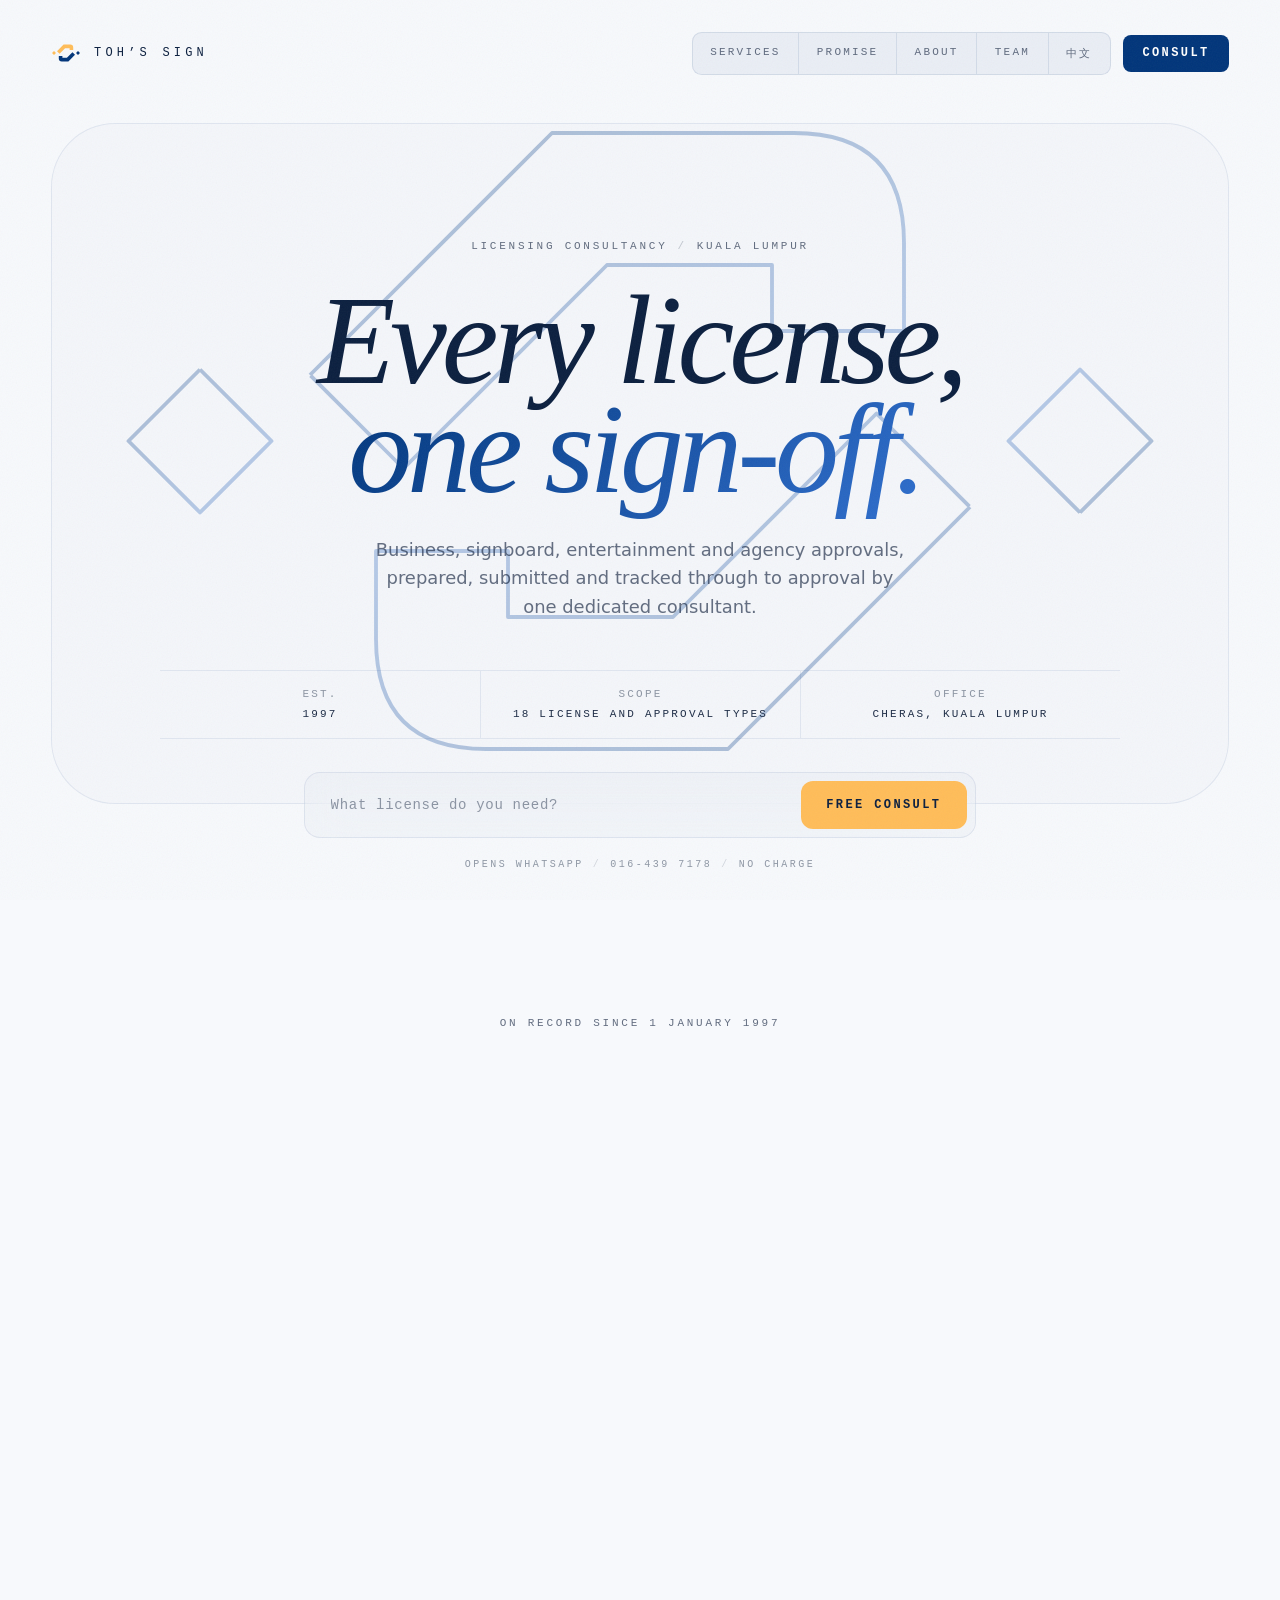
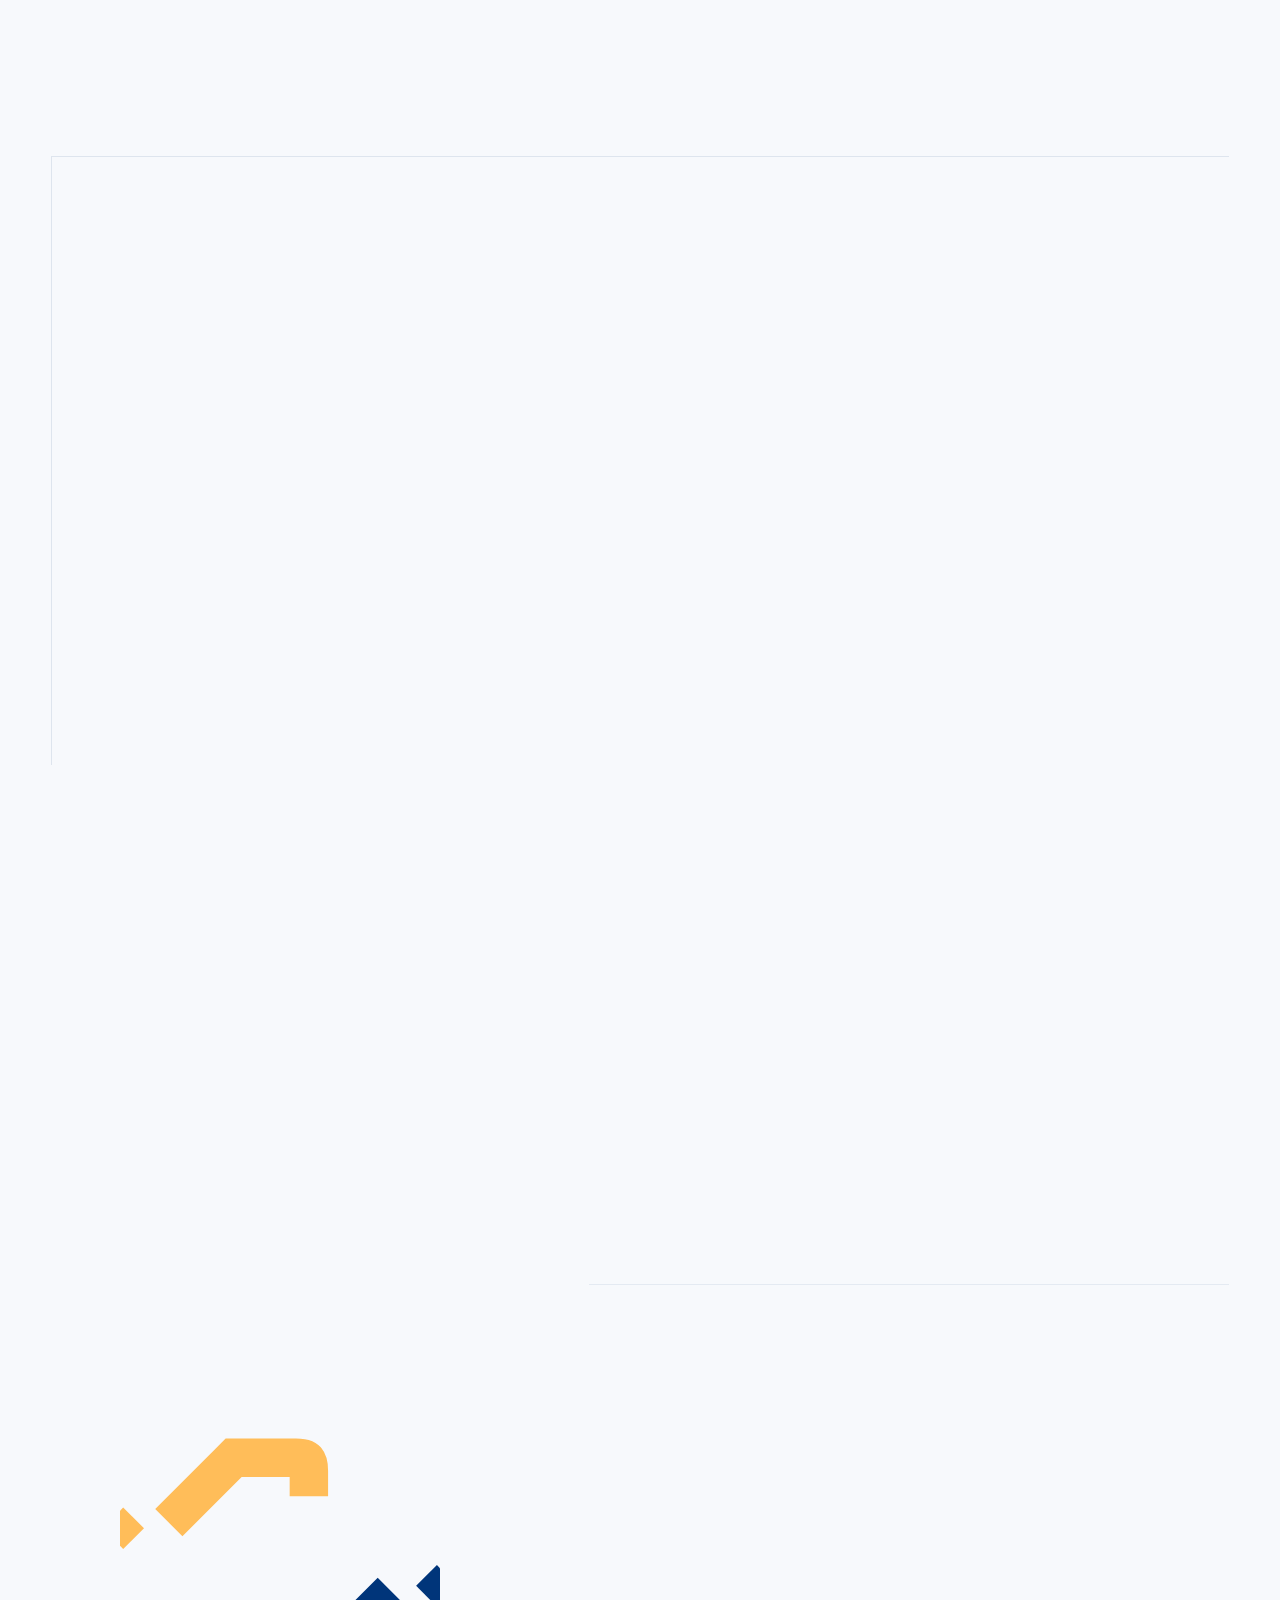
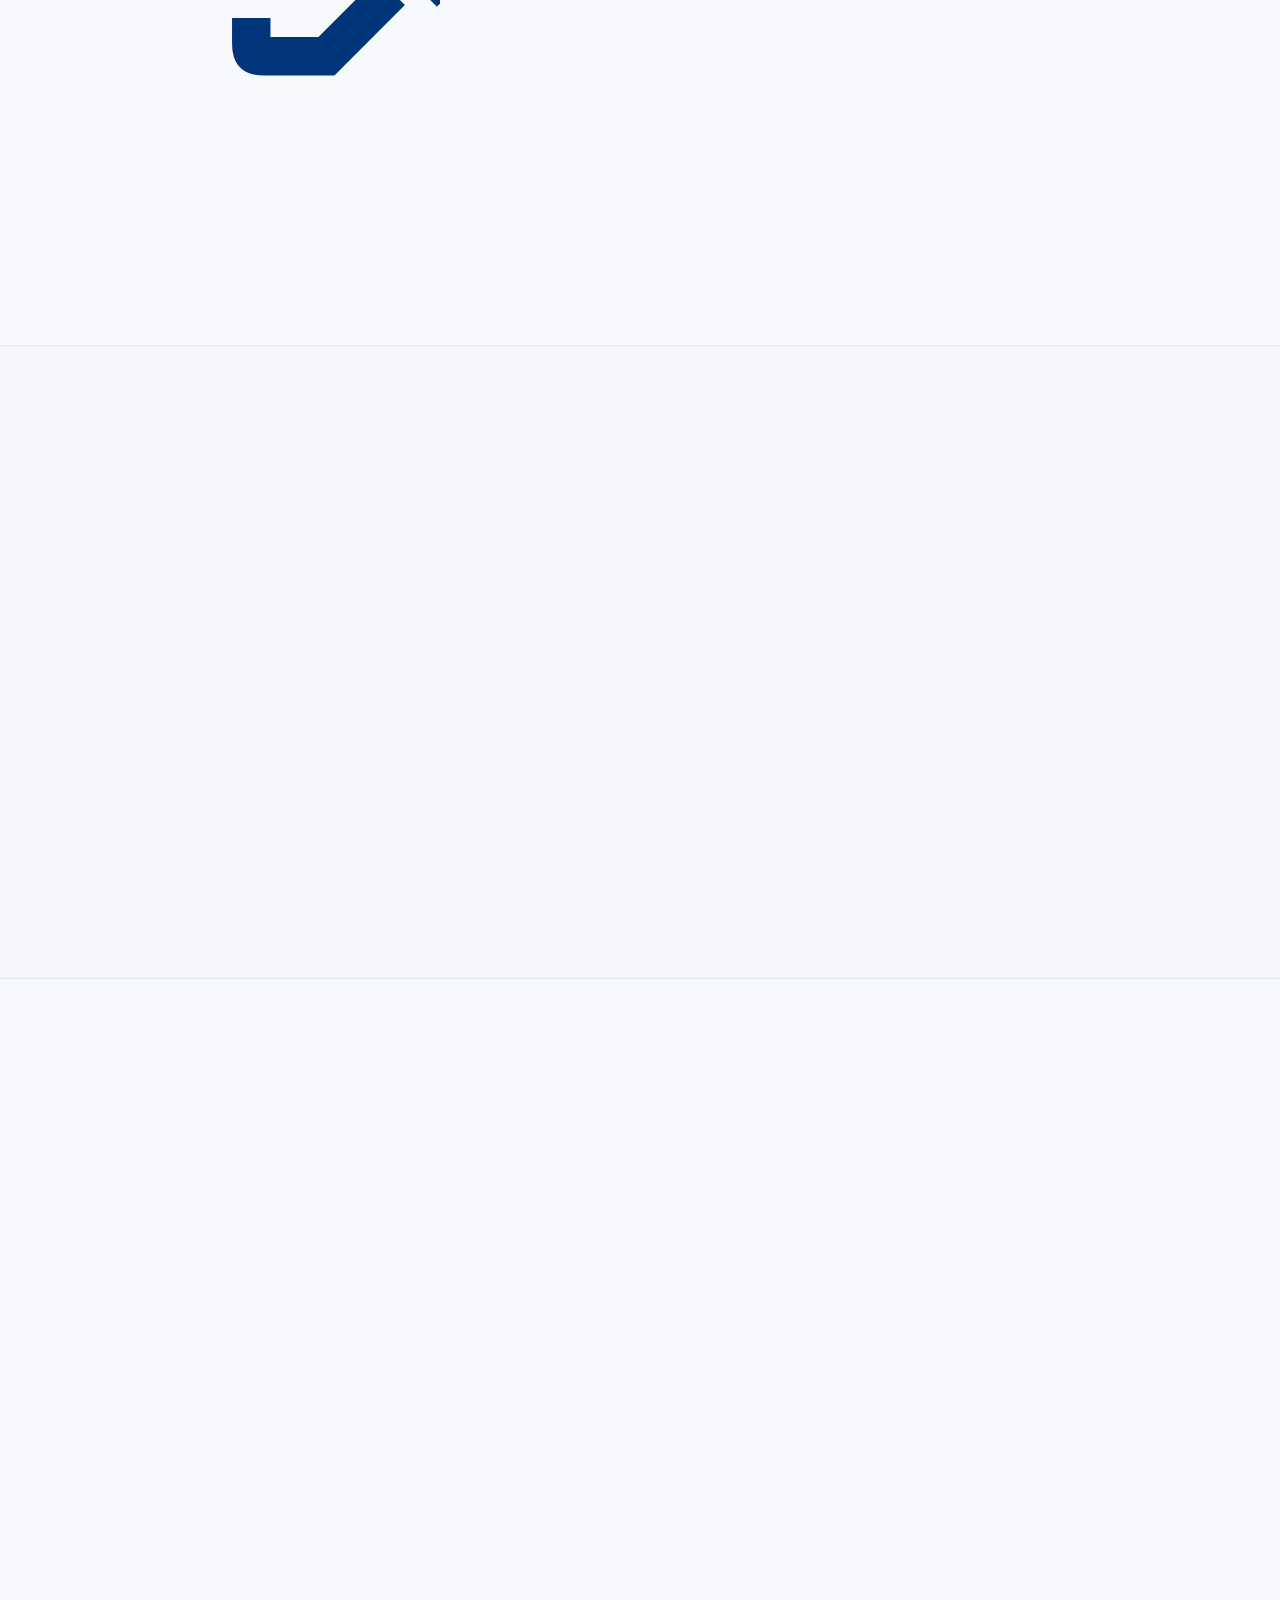
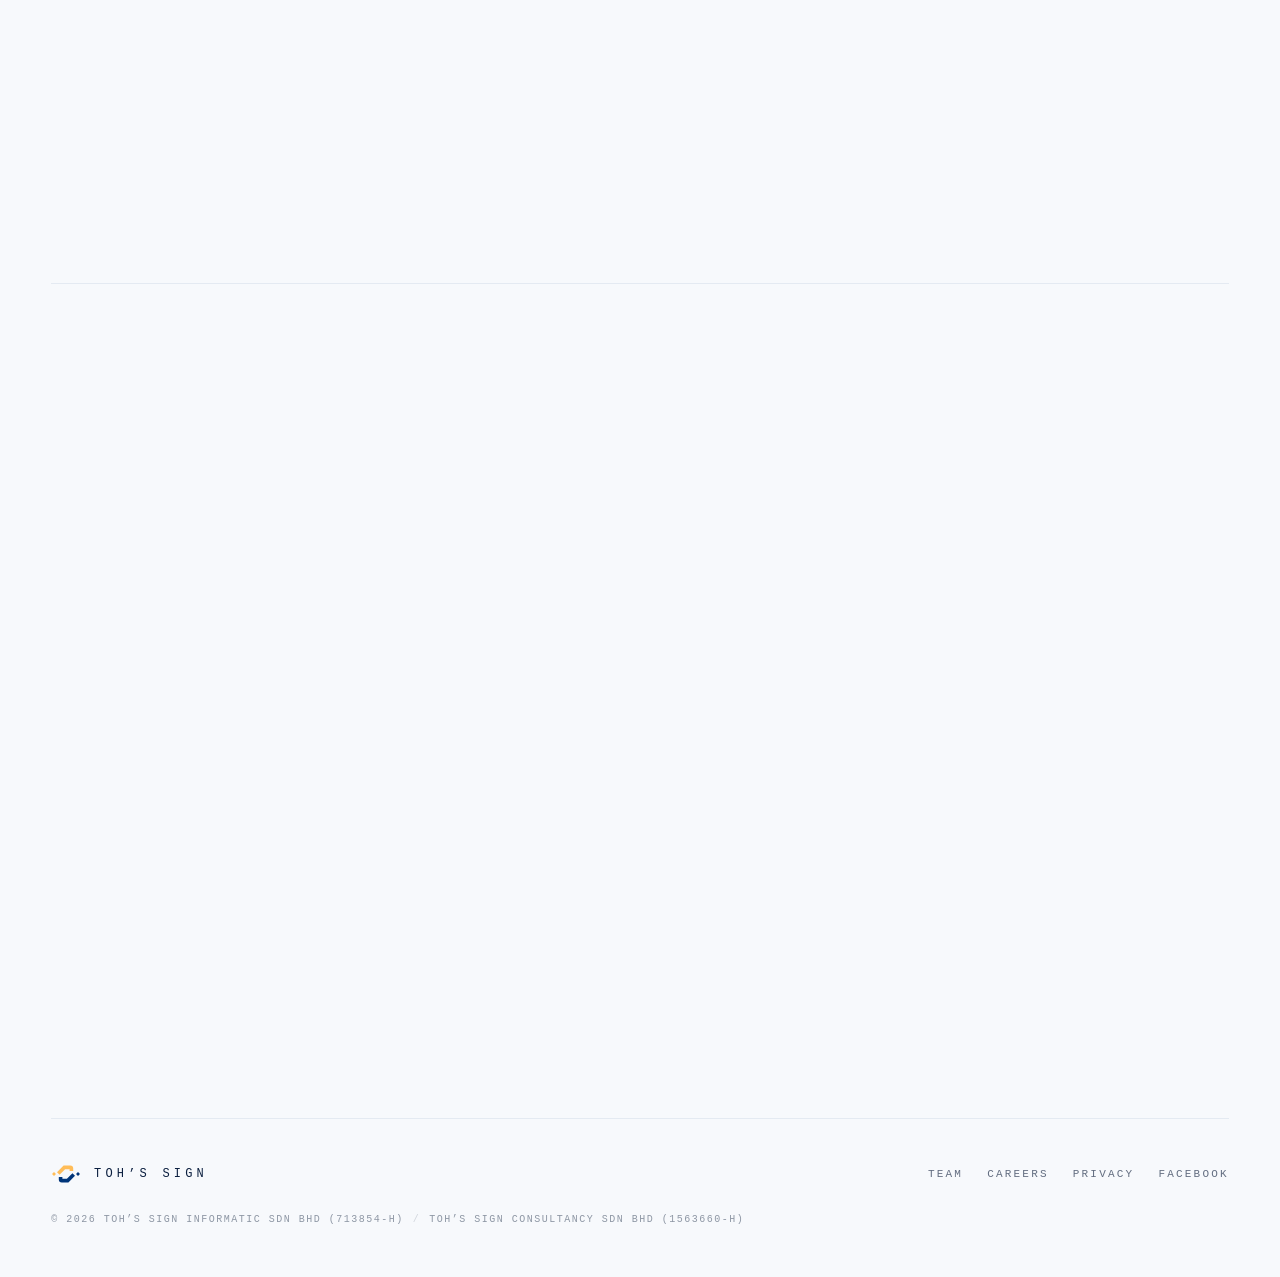
<file: redesign/index.html>
<!doctype html>
<html lang="en" class="no-js">
<head>
  <meta charset="utf-8">
  <meta name="viewport" content="width=device-width, initial-scale=1">
  <title>Toh’s Sign: business licensing consultancy in Kuala Lumpur since 1997</title>
  <meta name="description" content="Business, signboard and entertainment licenses, plus MIDA, DOSH and DOE approvals, handled end to end for Malaysian businesses. Free consultation.">
  <!-- Security: only this site and Google Fonts may load anything. -->
  <meta http-equiv="Content-Security-Policy" content="default-src 'self'; script-src 'self'; style-src 'self' https://fonts.googleapis.com; font-src https://fonts.gstatic.com; img-src 'self' data:; connect-src 'self'; object-src 'none'; base-uri 'self'; form-action 'none'; upgrade-insecure-requests">
  <meta name="referrer" content="strict-origin-when-cross-origin">
  <meta name="theme-color" content="#f7f9fc">
  <!-- Temporary preview: keep search engines away. Remove when this goes live on tohssign.com. -->
  <meta name="robots" content="noindex, nofollow">
  <link rel="alternate" hreflang="en" href="./">
  <link rel="alternate" hreflang="zh-Hans" href="zh.html">
  <script src="head.js?v=1"></script>
  <link rel="preconnect" href="https://fonts.googleapis.com">
  <link rel="preconnect" href="https://fonts.gstatic.com" crossorigin>
  <link href="https://fonts.googleapis.com/css2?family=DM+Serif+Display:ital@0;1&family=Geist+Mono:wght@300;400;500;700&family=Inter:wght@300;400;500;600&display=swap" rel="stylesheet">
  <link rel="stylesheet" href="v4.css?v=3">
</head>
<body>
  <a class="skip" href="#main">Skip to content</a>

  <!-- The Toh’s Sign mark, redrawn once as two interlocking hooks and two diamonds, reused everywhere. -->
  <svg width="0" height="0" class="defs" aria-hidden="true" focusable="false">
    <defs>
      <linearGradient id="silver" x1="0" y1="0" x2="1" y2="1">
        <stop offset="0" stop-color="#00357A"/>
        <stop offset="1" stop-color="#2F6FCF"/>
      </linearGradient>
      <symbol id="mark" viewBox="0 0 100 100">
        <g>
          <path fill="#FFBD59" d="M20 44 L42 22 H64 Q74 22 74 32 V40 H62 V34 H47 L28.5 52.5 Z"/>
          <path fill="#FFBD59" d="M10 43.5 L16.5 50 L10 56.5 L3.5 50 Z"/>
          <g fill="#00357A" transform="rotate(180 50 50)">
            <path d="M20 44 L42 22 H64 Q74 22 74 32 V40 H62 V34 H47 L28.5 52.5 Z"/>
            <path d="M10 43.5 L16.5 50 L10 56.5 L3.5 50 Z"/>
          </g>
        </g>
      </symbol>
      <symbol id="mark-line" viewBox="0 0 100 100">
        <g fill="none" stroke="currentColor" stroke-width="1" stroke-linejoin="round">
          <path d="M20 44 L42 22 H64 Q74 22 74 32 V40 H62 V34 H47 L28.5 52.5 Z"/>
          <path d="M10 43.5 L16.5 50 L10 56.5 L3.5 50 Z"/>
          <g transform="rotate(180 50 50)">
            <path d="M20 44 L42 22 H64 Q74 22 74 32 V40 H62 V34 H47 L28.5 52.5 Z"/>
            <path d="M10 43.5 L16.5 50 L10 56.5 L3.5 50 Z"/>
          </g>
        </g>
      </symbol>
      <symbol id="arrow" viewBox="0 0 20 20"><path d="M4 10h11M11 5.5 15.5 10 11 14.5" fill="none" stroke="currentColor" stroke-width="1.5"/></symbol>
    </defs>
  </svg>

  <header class="mast">
    <a class="brand" href="./" aria-label="Toh’s Sign, home">
      <svg class="brand-mark" aria-hidden="true"><use href="#mark"/></svg>
      <span>Toh’s Sign</span>
    </a>
    <nav class="mast-nav" aria-label="Main">
      <ul>
        <li><a href="#services">Services</a></li>
        <li><a href="#promise">Promise</a></li>
        <li><a href="#about">About</a></li>
        <li><a href="team.html">Team</a></li>
        <li><a href="zh.html" lang="zh-Hans" hreflang="zh-Hans">中文</a></li>
      </ul>
      <a class="btn-solid" href="#consult">Consult</a>
    </nav>
    <a class="mast-mobile" href="#consult">Consult</a>
  </header>

  <main id="main">
    <!-- Hero: the mark drawn large behind a massive italic headline. -->
    <section class="hero" aria-labelledby="hero-title">
      <div class="hero-frame">
        <svg class="hero-mark" viewBox="0 0 100 100" aria-hidden="true" focusable="false">
          <g class="draw" fill="none" stroke="url(#silver)" stroke-width=".35" stroke-linejoin="round">
            <path pathLength="1" d="M20 44 L42 22 H64 Q74 22 74 32 V40 H62 V34 H47 L28.5 52.5 Z"/>
            <path pathLength="1" d="M10 43.5 L16.5 50 L10 56.5 L3.5 50 Z"/>
            <g transform="rotate(180 50 50)">
              <path pathLength="1" d="M20 44 L42 22 H64 Q74 22 74 32 V40 H62 V34 H47 L28.5 52.5 Z"/>
              <path pathLength="1" d="M10 43.5 L16.5 50 L10 56.5 L3.5 50 Z"/>
            </g>
          </g>
        </svg>
        <p class="label rise">Licensing consultancy <span>/</span> Kuala Lumpur</p>
        <h1 id="hero-title" class="hero-title rise">Every license,<br><em class="silver">one sign-off.</em></h1>
        <p class="hero-lead rise">Business, signboard, entertainment and agency approvals, prepared, submitted and tracked through to approval by one dedicated consultant.</p>
        <dl class="meta rise">
          <div><dt>Est.</dt><dd>1997</dd></div>
          <div><dt>Scope</dt><dd>18 license and approval types</dd></div>
          <div><dt>Office</dt><dd>Cheras, Kuala Lumpur</dd></div>
        </dl>
      </div>

      <!-- Consultation capture: opens WhatsApp with the business type filled in. -->
      <form id="consult" class="capture glass rise" novalidate>
        <label class="visually-hidden" for="biz">What license does your business need?</label>
        <input id="biz" name="biz" type="text" autocomplete="off" placeholder="What license do you need?">
        <button class="btn-silver" type="submit">Free consult</button>
      </form>
      <p class="capture-note label">Opens WhatsApp <span>/</span> 016-439 7178 <span>/</span> No charge</p>
    </section>

    <!-- On record: a live counter since founding, then the four figures. -->
    <section class="record" aria-labelledby="record-title">
      <p id="record-title" class="label center">On record since 1 January 1997</p>
      <div class="clock" aria-hidden="true">
        <div><span class="label">Years</span><b data-unit="y">28</b></div>
        <i>/</i>
        <div><span class="label">Days</span><b data-unit="d">000</b></div>
        <i>/</i>
        <div><span class="label">Hours</span><b data-unit="h">00</b></div>
      </div>
      <dl class="figures">
        <div><dt>Approved applications</dt><dd>317,388+</dd></div>
        <div><dt>Brand partnerships</dt><dd>200+</dd></div>
        <div><dt>Approval rate</dt><dd>89%</dd></div>
        <div><dt>License and approval types</dt><dd>18</dd></div>
      </dl>
    </section>

    <!-- Services bento: five licenses and the agency registry, each card indexed with the mark. -->
    <section id="services" class="block" aria-labelledby="services-title">
      <header class="block-head">
        <p class="label"><svg class="idx-mark" aria-hidden="true"><use href="#mark"/></svg>01 <span>/</span> Services</p>
        <h2 id="services-title">Licenses we <em class="silver">handle</em></h2>
      </header>
      <div class="bento">
        <article class="card" id="lic-business">
          <p class="label">01 <span>/</span> Business</p>
          <h3>Business &amp; factory</h3>
          <p class="card-body">Shop units, offices, retail stores and industrial factory operations.</p>
          <a class="card-link" rel="noopener" target="_blank" href="https://wa.me/60164397178?text=Hi%2C%20I%E2%80%99d%20like%20to%20ask%20about%20a%20business%20license.">Enquire<span class="visually-hidden"> about a business license</span><svg aria-hidden="true"><use href="#arrow"/></svg></a>
        </article>
        <article class="card" id="lic-entertainment">
          <p class="label">02 <span>/</span> Entertainment</p>
          <h3>Entertainment &amp; liquor</h3>
          <p class="card-body">Liquor sales, live music, public entertainment and event proposals.</p>
          <a class="card-link" rel="noopener" target="_blank" href="https://wa.me/60164397178?text=Hi%2C%20I%E2%80%99d%20like%20to%20ask%20about%20an%20entertainment%20license.">Enquire<span class="visually-hidden"> about an entertainment license</span><svg aria-hidden="true"><use href="#arrow"/></svg></a>
        </article>
        <article class="card" id="lic-advertisement">
          <p class="label">03 <span>/</span> Outdoor</p>
          <h3>Signboards &amp; billboards</h3>
          <p class="card-body">Signboards, billboards, LED screens, pylon signs and road closures.</p>
          <a class="card-link" rel="noopener" target="_blank" href="https://wa.me/60164397178?text=Hi%2C%20I%E2%80%99d%20like%20to%20ask%20about%20an%20advertisement%20license.">Enquire<span class="visually-hidden"> about an advertisement license</span><svg aria-hidden="true"><use href="#arrow"/></svg></a>
        </article>
        <article class="card" id="lic-engineering">
          <p class="label">04 <span>/</span> Drawings</p>
          <h3>Engineering plans</h3>
          <p class="card-body">Renovations, mezzanines, awnings, ramps and exhausts; structure drawings for signs and screens; land title conversion.</p>
          <a class="card-link" rel="noopener" target="_blank" href="https://wa.me/60164397178?text=Hi%2C%20I%E2%80%99d%20like%20to%20ask%20about%20engineering%20drawing%20approval.">Enquire<span class="visually-hidden"> about engineering drawings</span><svg aria-hidden="true"><use href="#arrow"/></svg></a>
        </article>
        <article class="card card-wide" id="lic-other">
          <p class="label">05 <span>/</span> Compliance</p>
          <h3>Regulatory &amp; industry</h3>
          <p class="card-body">SSM registration; MITI, MIDA, KKM, DOE and DOSH approvals; import and export permits; trademarks; HALAL, HACCP, GMP and MESTI certification.</p>
          <a class="card-link" rel="noopener" target="_blank" href="https://wa.me/60164397178?text=Hi%2C%20I%E2%80%99d%20like%20to%20ask%20about%20agency%20approvals%20(MIDA%2C%20DOE%2C%20DOSH%2C%20KKM).">Enquire<span class="visually-hidden"> about regulatory compliance</span><svg aria-hidden="true"><use href="#arrow"/></svg></a>
        </article>
        <article class="card card-wide registry">
          <p class="label">06 <span>/</span> Agencies</p>
          <h3>We file with</h3>
          <ul class="badges">
            <li><svg aria-hidden="true"><use href="#mark"/></svg><span>MIDA</span></li>
            <li><svg aria-hidden="true"><use href="#mark"/></svg><span>DOSH</span></li>
            <li><svg aria-hidden="true"><use href="#mark"/></svg><span>DOE</span></li>
            <li><svg aria-hidden="true"><use href="#mark"/></svg><span>KKM</span></li>
            <li><svg aria-hidden="true"><use href="#mark"/></svg><span>MITI</span></li>
            <li><svg aria-hidden="true"><use href="#mark"/></svg><span>SSM</span></li>
            <li><svg aria-hidden="true"><use href="#mark"/></svg><span>MOTAC</span></li>
            <li><svg aria-hidden="true"><use href="#mark"/></svg><span>DBKL</span></li>
          </ul>
          <svg class="card-ghost" aria-hidden="true"><use href="#mark"/></svg>
        </article>
      </div>
    </section>

    <!-- Promise: the mark splits into its two halves, one per column of commitments. -->
    <section id="promise" class="block" aria-labelledby="promise-title">
      <header class="block-head">
        <p class="label"><svg class="idx-mark" aria-hidden="true"><use href="#mark"/></svg>02 <span>/</span> Promise</p>
        <h2 id="promise-title">Two halves, <em class="silver">one fit.</em></h2>
        <p class="block-lead">The mark is two pieces that only lock together one way. So is a good application: your business on one side, the authority’s requirements on the other.</p>
      </header>
      <div class="split">
        <div class="split-mark" aria-hidden="true">
          <svg viewBox="0 0 100 100" class="halves">
            <g class="half half-a" fill="#FFBD59">
              <path d="M20 44 L42 22 H64 Q74 22 74 32 V40 H62 V34 H47 L28.5 52.5 Z"/>
              <path d="M10 43.5 L16.5 50 L10 56.5 L3.5 50 Z"/>
            </g>
            <g class="half half-b" fill="#00357A">
              <g transform="rotate(180 50 50)">
                <path d="M20 44 L42 22 H64 Q74 22 74 32 V40 H62 V34 H47 L28.5 52.5 Z"/>
                <path d="M10 43.5 L16.5 50 L10 56.5 L3.5 50 Z"/>
              </g>
            </g>
          </svg>
        </div>
        <ol class="promises">
          <li><span class="label">01</span><h3>A free first consultation</h3><p>We review your case at no charge and tell you plainly whether you are eligible.</p></li>
          <li><span class="label">02</span><h3>We check before we file</h3><p>Approval chances are assessed before anything is submitted.</p></li>
          <li><span class="label">03</span><h3>One consultant, start to finish</h3><p>The same person handles your case and updates you on WhatsApp.</p></li>
          <li><span class="label">04</span><h3>Documents made for your license</h3><p>Every submission is prepared for your category and industry.</p></li>
          <li><span class="label">05</span><h3>Problems flagged early</h3><p>Roadblocks are raised before submission, not after a rejection.</p></li>
          <li><span class="label">06</span><h3>We remember your renewals</h3><p>After approval we track renewal dates and compliance for you.</p></li>
        </ol>
      </div>
    </section>

    <!-- Clients: monochrome logo wall. -->
    <section class="clients" aria-labelledby="clients-title">
      <h2 id="clients-title" class="clients-title">Trusted by <em class="silver">200+ brands</em></h2>
      <ul class="logos">
        <li><img src="assets/clients/dior.jpg" width="382" height="108" alt="Dior" loading="lazy"></li>
        <li><img src="assets/clients/chanel.jpg" width="378" height="242" alt="Chanel" loading="lazy"></li>
        <li><img src="assets/clients/tiffany.jpg" width="358" height="45" alt="Tiffany &amp; Co." loading="lazy"></li>
        <li><img src="assets/clients/chow-tai-fook.jpg" width="331" height="190" alt="Chow Tai Fook" loading="lazy"></li>
        <li><img src="assets/clients/muji.jpg" width="362" height="243" alt="Muji" loading="lazy"></li>
        <li><img src="assets/clients/hm.jpg" width="385" height="255" alt="H&amp;M" loading="lazy"></li>
        <li><img src="assets/clients/adidas.jpg" width="344" height="229" alt="adidas" loading="lazy"></li>
        <li><img src="assets/clients/haidilao.jpg" width="346" height="336" alt="Haidilao Hot Pot" loading="lazy"></li>
        <li><img src="assets/clients/zus-coffee.jpg" width="207" height="332" alt="ZUS Coffee" loading="lazy"></li>
        <li><img src="assets/clients/hsbc.jpg" width="336" height="214" alt="HSBC" loading="lazy"></li>
        <li><img src="assets/clients/alliance-bank.jpg" width="268" height="318" alt="Alliance Bank" loading="lazy"></li>
        <li><img src="assets/clients/top-glove.jpg" width="396" height="128" alt="Top Glove" loading="lazy"></li>
      </ul>
    </section>

    <!-- About: founder line as an editorial quote, the two companies as the mark's two halves. -->
    <section id="about" class="block" aria-labelledby="about-title">
      <header class="block-head">
        <p class="label"><svg class="idx-mark" aria-hidden="true"><use href="#mark"/></svg>03 <span>/</span> About</p>
        <h2 id="about-title" class="visually-hidden">About Toh’s Sign</h2>
      </header>
      <figure class="quote">
        <blockquote><p><em>“We commit only to what we can deliver: direct, fast, reliable and hassle-free.”</em></p></blockquote>
        <figcaption class="label">The Toh’s Sign promise <span>/</span> since 1997, founded by CK Toh</figcaption>
      </figure>
      <div class="companies">
        <article class="company glass">
          <svg class="company-half" viewBox="0 0 100 100" aria-hidden="true"><g fill="#FFBD59"><path d="M20 44 L42 22 H64 Q74 22 74 32 V40 H62 V34 H47 L28.5 52.5 Z"/><path d="M10 43.5 L16.5 50 L10 56.5 L3.5 50 Z"/></g><g fill="none" stroke="rgba(0,53,122,.22)" stroke-width=".6" transform="rotate(180 50 50)"><path d="M20 44 L42 22 H64 Q74 22 74 32 V40 H62 V34 H47 L28.5 52.5 Z"/><path d="M10 43.5 L16.5 50 L10 56.5 L3.5 50 Z"/></g></svg>
          <p class="label">Founded 1997 <span>/</span> 713854-H</p>
          <h3>Toh’s Sign Informatic Sdn Bhd</h3>
          <p>Business, advertisement and entertainment licensing.</p>
        </article>
        <article class="company glass">
          <svg class="company-half" viewBox="0 0 100 100" aria-hidden="true"><g fill="none" stroke="rgba(0,53,122,.22)" stroke-width=".6"><path d="M20 44 L42 22 H64 Q74 22 74 32 V40 H62 V34 H47 L28.5 52.5 Z"/><path d="M10 43.5 L16.5 50 L10 56.5 L3.5 50 Z"/></g><g fill="#00357A" transform="rotate(180 50 50)"><path d="M20 44 L42 22 H64 Q74 22 74 32 V40 H62 V34 H47 L28.5 52.5 Z"/><path d="M10 43.5 L16.5 50 L10 56.5 L3.5 50 Z"/></g></svg>
          <p class="label">Subsidiary <span>/</span> 1563660-H</p>
          <h3>Toh’s Sign Consultancy Sdn Bhd</h3>
          <p>Engineering and building plan approvals, KKM, MOTAC, MIDA and industry certifications.</p>
        </article>
      </div>
    </section>

    <!-- Final call: the full mark, filled, above the last headline. -->
    <section id="contact" class="final" aria-labelledby="contact-title">
      <svg class="final-mark" aria-hidden="true"><use href="#mark"/></svg>
      <h2 id="contact-title">Your first consultation<br><em class="silver">is on us.</em></h2>
      <div class="final-actions">
        <a class="btn-silver" href="https://wa.me/60164397178?text=Hi%20Toh%E2%80%99s%20Sign%2C%20I%E2%80%99d%20like%20a%20free%20licensing%20consultation." rel="noopener" target="_blank">WhatsApp us</a>
        <a class="btn-ghost" href="tel:+60391082871">03-9108 2871</a>
      </div>
      <dl class="final-meta">
        <div><dt class="label">Email</dt><dd><a href="mailto:info@tohssign.my">info@tohssign.my</a></dd></div>
        <div><dt class="label">Office</dt><dd>B-2-5, Centre Point Medan, Jln 3/144a, Taman Connaught, 56000 Cheras, Kuala Lumpur</dd></div>
        <div><dt class="label">Hours</dt><dd>Mon to Fri, 8:30 am to 6:00 pm</dd></div>
      </dl>
    </section>
  </main>

  <footer class="foot">
    <div class="foot-row">
      <a class="brand" href="./"><svg class="brand-mark" aria-hidden="true"><use href="#mark"/></svg><span>Toh’s Sign</span></a>
      <ul class="foot-links">
        <li><a href="team.html">Team</a></li>
        <li><a href="careers.html">Careers</a></li>
        <li><a href="privacy.html">Privacy</a></li>
        <li><a href="https://www.facebook.com/tohssignlicense.my" rel="noopener" target="_blank">Facebook</a></li>
      </ul>
    </div>
    <p class="foot-legal label">© 2026 Toh’s Sign Informatic Sdn Bhd (713854-H) <span>/</span> Toh’s Sign Consultancy Sdn Bhd (1563660-H)</p>
  </footer>

  <!-- Phone: pill nav that appears once the hero is passed. -->
  <nav class="pill" aria-label="Quick">
    <a href="#services"><svg aria-hidden="true" viewBox="0 0 20 20"><path d="M3 3h6v6H3zM11 3h6v6h-6zM3 11h6v6H3zM11 11h6v6h-6z" fill="none" stroke="currentColor"/></svg><span>Services</span></a>
    <a href="#promise"><svg aria-hidden="true" viewBox="0 0 20 20"><path d="M4 10.5 8 14.5 16 5.5" fill="none" stroke="currentColor" stroke-width="1.4"/></svg><span>Promise</span></a>
    <a class="pill-main" href="https://wa.me/60164397178?text=Hi%20Toh%E2%80%99s%20Sign%2C%20I%E2%80%99d%20like%20a%20free%20licensing%20consultation." rel="noopener" target="_blank" aria-label="WhatsApp us"><svg aria-hidden="true" viewBox="0 0 100 100"><use href="#mark"/></svg></a>
    <a href="#about"><svg aria-hidden="true" viewBox="0 0 20 20"><circle cx="10" cy="10" r="7" fill="none" stroke="currentColor"/><path d="M10 9v5M10 6v.5" stroke="currentColor" stroke-width="1.4"/></svg><span>About</span></a>
    <a href="#contact"><svg aria-hidden="true" viewBox="0 0 20 20"><path d="M3 5h14v10H3zM3 5l7 6 7-6" fill="none" stroke="currentColor"/></svg><span>Contact</span></a>
  </nav>

  <script src="v4.js?v=1" defer></script>
</body>
</html>
</file>
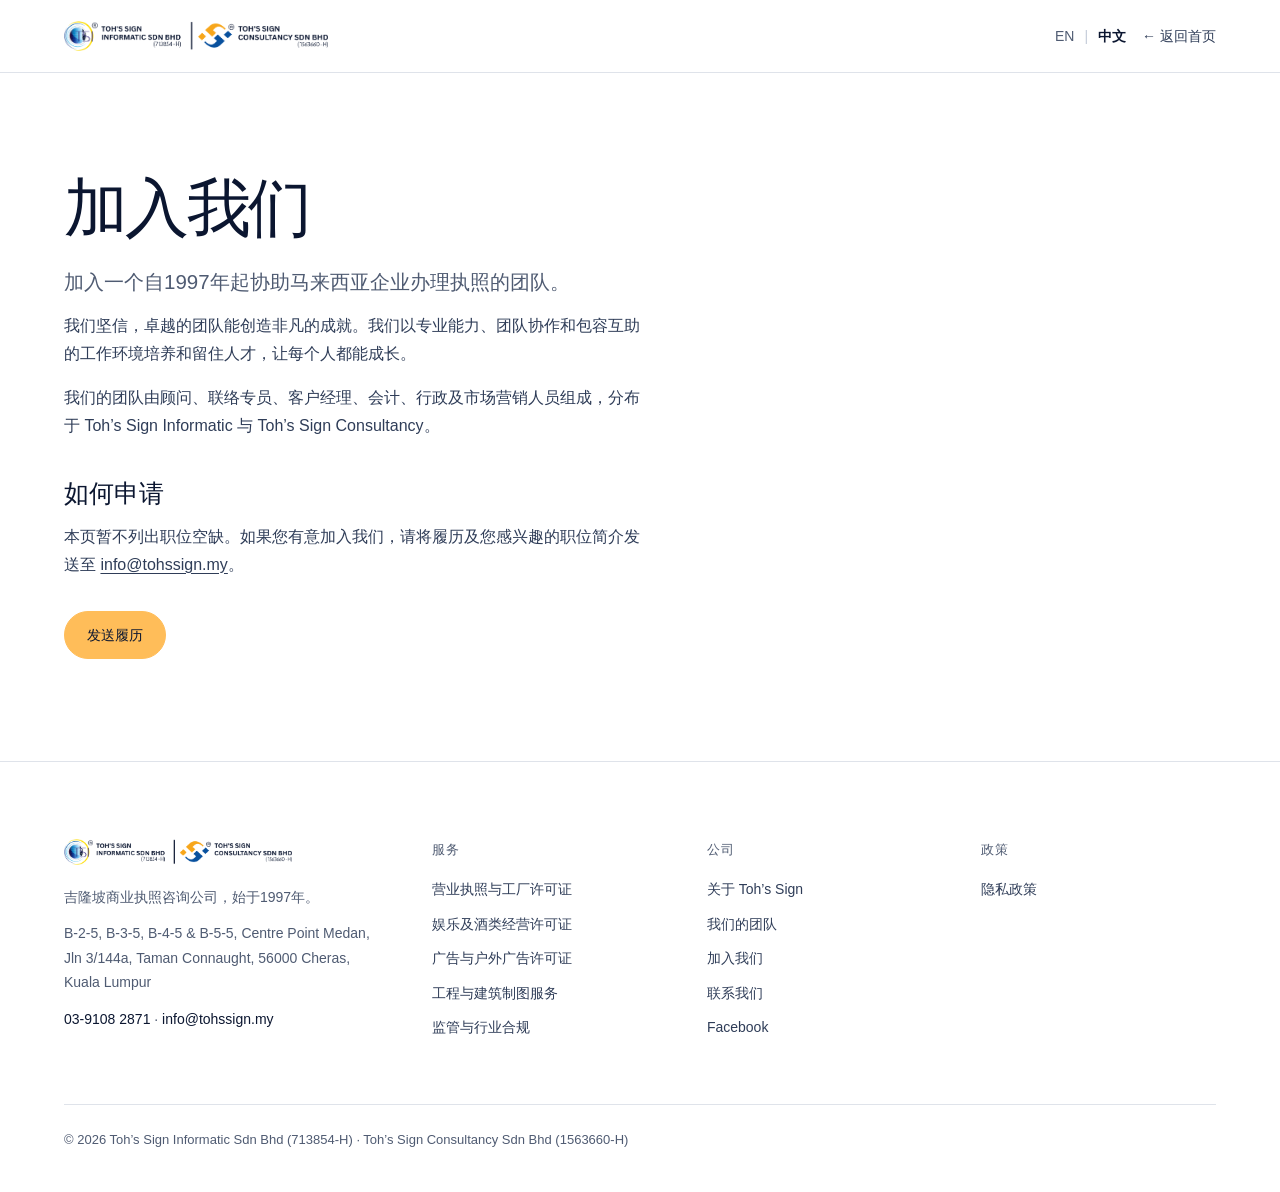
<file: redesign/careers-zh.html>
<!doctype html>
<html lang="zh-Hans" class="no-js">
<head>
  <meta charset="utf-8">
  <meta name="viewport" content="width=device-width, initial-scale=1">
  <title>加入我们 · Toh’s Sign</title>
  <meta name="description" content="加入 Toh’s Sign，一家自 1997 年起扎根吉隆坡的执照咨询公司。">
  <!-- Security: only this site and Google Fonts may load anything. -->
  <meta http-equiv="Content-Security-Policy" content="default-src 'self'; script-src 'self'; style-src 'self' https://fonts.googleapis.com; font-src https://fonts.gstatic.com; img-src 'self' data:; connect-src 'self'; object-src 'none'; base-uri 'self'; form-action 'none'; upgrade-insecure-requests">
  <meta name="referrer" content="strict-origin-when-cross-origin">
  <meta name="theme-color" content="#00357a">
  <!-- Temporary preview: keep search engines away. Remove when this goes live on tohssign.com. -->
  <meta name="robots" content="noindex, nofollow">
  <link rel="alternate" hreflang="en" href="careers.html">
  <link rel="alternate" hreflang="zh-Hans" href="careers-zh.html">
  <script src="head.js?v=1"></script>
  <link rel="preconnect" href="https://fonts.googleapis.com">
  <link rel="preconnect" href="https://fonts.gstatic.com" crossorigin>
  <link href="https://fonts.googleapis.com/css2?family=Plus+Jakarta+Sans:wght@400;500;600&display=swap" rel="stylesheet">
  <link rel="stylesheet" href="styles.css?v=46">
</head>
<body class="page">
  <a class="skip" href="#main">跳至内容</a>
  <header class="mast">
    <div class="container mast-row mast-row-page">
      <a class="logo" href="zh.html" aria-label="Toh’s Sign 首页">
        <img src="assets/images/logo.png" width="1283" height="146" alt="Toh’s Sign Informatic Sdn Bhd 与 Toh’s Sign Consultancy Sdn Bhd">
      </a>
      <div class="mast-actions">
        <nav class="lang" aria-label="语言 Language"><a href="careers.html" lang="en" hreflang="en">EN</a><span aria-hidden="true">|</span><a href="careers-zh.html" lang="zh-Hans" hreflang="zh-Hans" aria-current="page">中文</a></nav>
        <a class="page-back" href="zh.html">← 返回首页</a>
      </div>
    </div>
  </header>
  <main id="main" class="page-main">
    <div class="container page-body">
      <article class="prose">
        <h1>加入我们</h1>
        <p class="lead">加入一个自1997年起协助马来西亚企业办理执照的团队。</p>
        <p>我们坚信，卓越的团队能创造非凡的成就。我们以专业能力、团队协作和包容互助的工作环境培养和留住人才，让每个人都能成长。</p>
        <p>我们的团队由顾问、联络专员、客户经理、会计、行政及市场营销人员组成，分布于 Toh’s Sign Informatic 与 Toh’s Sign Consultancy。</p>
        <h2>如何申请</h2>
        <p>本页暂不列出职位空缺。如果您有意加入我们，请将履历及您感兴趣的职位简介发送至 <a href="mailto:info@tohssign.my?subject=Job%20application">info@tohssign.my</a>。</p>
        <p class="page-actions"><a class="btn btn-primary" href="mailto:info@tohssign.my?subject=Job%20application">发送履历</a></p>
      </article>
    </div>
  </main>

  <footer class="foot ground-navy">
    <div class="container">
      <div class="foot-grid">
        <div class="foot-brand">
          <img class="foot-logo" src="assets/images/logo.png" width="1283" height="146" alt="Toh’s Sign" loading="lazy">
          <p>吉隆坡商业执照咨询公司，始于1997年。</p>
          <address class="foot-address" lang="en">B-2-5, B-3-5, B-4-5 &amp; B-5-5, Centre Point Medan, Jln 3/144a, Taman Connaught, 56000 Cheras, Kuala Lumpur</address>
          <p class="foot-contact"><a class="num" href="tel:+60391082871">03-9108 2871</a> · <a href="mailto:info@tohssign.my">info@tohssign.my</a></p>
        </div>
        <nav aria-labelledby="ft-services"><p id="ft-services" class="foot-title">服务</p><ul class="foot-list">
          <li><a href="zh.html#lic-business">营业执照与工厂许可证</a></li>
          <li><a href="zh.html#lic-entertainment">娱乐及酒类经营许可证</a></li>
          <li><a href="zh.html#lic-advertisement">广告与户外广告许可证</a></li>
          <li><a href="zh.html#lic-engineering">工程与建筑制图服务</a></li>
          <li><a href="zh.html#lic-other">监管与行业合规</a></li>
        </ul></nav>
        <nav aria-labelledby="ft-company"><p id="ft-company" class="foot-title">公司</p><ul class="foot-list">
          <li><a href="zh.html#about">关于 Toh’s Sign</a></li>
          <li><a href="team-zh.html">我们的团队</a></li>
          <li><a href="careers-zh.html">加入我们</a></li>
          <li><a href="zh.html#contact">联系我们</a></li>
          <li><a href="https://www.facebook.com/tohssignlicense.my" rel="noopener" target="_blank">Facebook</a></li>
        </ul></nav>
        <nav aria-labelledby="ft-help"><p id="ft-help" class="foot-title">政策</p><ul class="foot-list">
          <li><a href="privacy-zh.html">隐私政策</a></li>
        </ul></nav>
      </div>
      <p class="foot-legal">© 2026 Toh’s Sign Informatic Sdn Bhd (713854-H) · Toh’s Sign Consultancy Sdn Bhd (1563660-H)</p>
    </div>
  </footer>


</body>
</html>
</file>
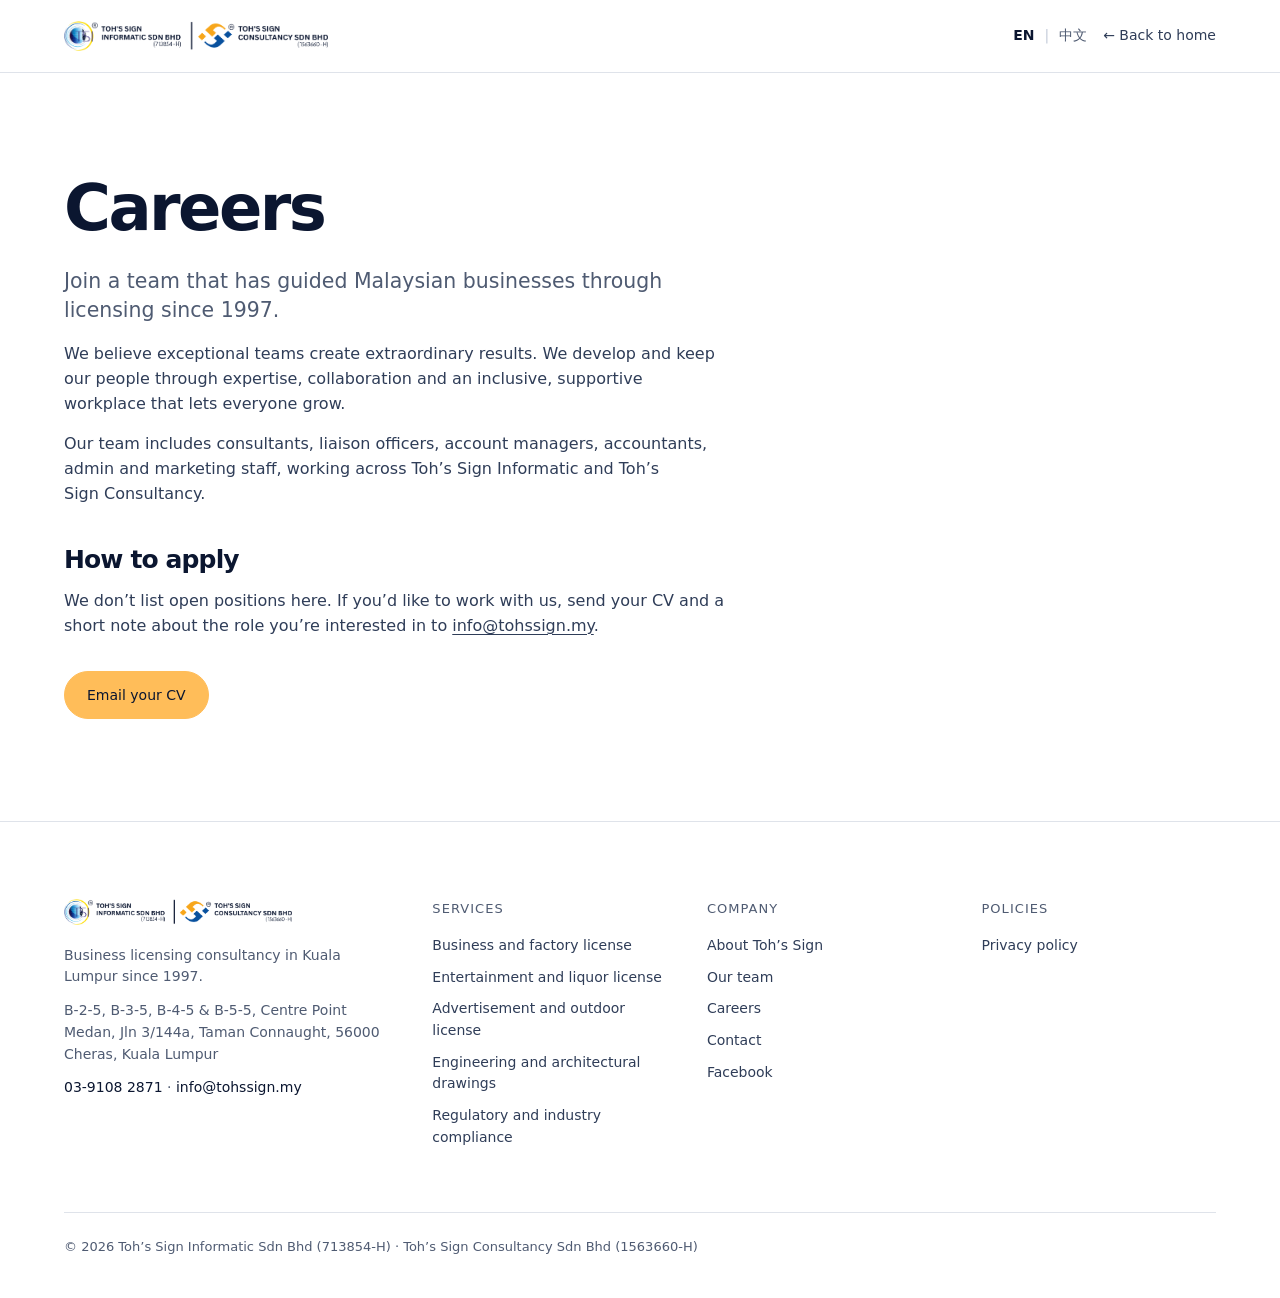
<file: redesign/careers.html>
<!doctype html>
<html lang="en" class="no-js">
<head>
  <meta charset="utf-8">
  <meta name="viewport" content="width=device-width, initial-scale=1">
  <title>Careers · Toh’s Sign</title>
  <meta name="description" content="Work at Toh’s Sign, a Kuala Lumpur licensing consultancy since 1997.">
  <!-- Security: only this site and Google Fonts may load anything. -->
  <meta http-equiv="Content-Security-Policy" content="default-src 'self'; script-src 'self'; style-src 'self' https://fonts.googleapis.com; font-src https://fonts.gstatic.com; img-src 'self' data:; connect-src 'self'; object-src 'none'; base-uri 'self'; form-action 'none'; upgrade-insecure-requests">
  <meta name="referrer" content="strict-origin-when-cross-origin">
  <meta name="theme-color" content="#00357a">
  <!-- Temporary preview: keep search engines away. Remove when this goes live on tohssign.com. -->
  <meta name="robots" content="noindex, nofollow">
  <link rel="alternate" hreflang="en" href="careers.html">
  <link rel="alternate" hreflang="zh-Hans" href="careers-zh.html">
  <script src="head.js?v=1"></script>
  <link rel="preconnect" href="https://fonts.googleapis.com">
  <link rel="preconnect" href="https://fonts.gstatic.com" crossorigin>
  <link href="https://fonts.googleapis.com/css2?family=Plus+Jakarta+Sans:wght@400;500;600&display=swap" rel="stylesheet">
  <link rel="stylesheet" href="styles.css?v=46">
</head>
<body class="page">
  <a class="skip" href="#main">Skip to content</a>
  <header class="mast">
    <div class="container mast-row mast-row-page">
      <a class="logo" href="./" aria-label="Toh’s Sign, home">
        <img src="assets/images/logo.png" width="1283" height="146" alt="Toh’s Sign Informatic Sdn Bhd and Toh’s Sign Consultancy Sdn Bhd">
      </a>
      <div class="mast-actions">
        <nav class="lang" aria-label="Language 语言"><a href="careers.html" lang="en" hreflang="en" aria-current="page">EN</a><span aria-hidden="true">|</span><a href="careers-zh.html" lang="zh-Hans" hreflang="zh-Hans">中文</a></nav>
        <a class="page-back" href="./">← Back to home</a>
      </div>
    </div>
  </header>
  <main id="main" class="page-main">
    <div class="container page-body">
      <article class="prose">
        <h1>Careers</h1>
        <p class="lead">Join a team that has guided Malaysian businesses through licensing since 1997.</p>
        <p>We believe exceptional teams create extraordinary results. We develop and keep our people through expertise, collaboration and an inclusive, supportive workplace that lets everyone grow.</p>
        <p>Our team includes consultants, liaison officers, account managers, accountants, admin and marketing staff, working across Toh’s Sign Informatic and Toh’s Sign Consultancy.</p>
        <h2>How to apply</h2>
        <p>We don’t list open positions here. If you’d like to work with us, send your CV and a short note about the role you’re interested in to <a href="mailto:info@tohssign.my?subject=Job%20application">info@tohssign.my</a>.</p>
        <p class="page-actions"><a class="btn btn-primary" href="mailto:info@tohssign.my?subject=Job%20application">Email your CV</a></p>
      </article>
    </div>
  </main>

  <footer class="foot ground-navy">
    <div class="container">
      <div class="foot-grid">
        <div class="foot-brand">
          <img class="foot-logo" src="assets/images/logo.png" width="1283" height="146" alt="Toh’s Sign" loading="lazy">
          <p>Business licensing consultancy in Kuala Lumpur since 1997.</p>
          <address class="foot-address">B-2-5, B-3-5, B-4-5 &amp; B-5-5, Centre Point Medan, Jln 3/144a, Taman Connaught, 56000 Cheras, Kuala Lumpur</address>
          <p class="foot-contact"><a class="num" href="tel:+60391082871">03-9108 2871</a> · <a href="mailto:info@tohssign.my">info@tohssign.my</a></p>
        </div>
        <nav aria-labelledby="ft-services"><p id="ft-services" class="foot-title">Services</p><ul class="foot-list">
          <li><a href="./#lic-business">Business and factory license</a></li>
          <li><a href="./#lic-entertainment">Entertainment and liquor license</a></li>
          <li><a href="./#lic-advertisement">Advertisement and outdoor license</a></li>
          <li><a href="./#lic-engineering">Engineering and architectural drawings</a></li>
          <li><a href="./#lic-other">Regulatory and industry compliance</a></li>
        </ul></nav>
        <nav aria-labelledby="ft-company"><p id="ft-company" class="foot-title">Company</p><ul class="foot-list">
          <li><a href="./#about">About Toh’s Sign</a></li>
          <li><a href="team.html">Our team</a></li>
          <li><a href="careers.html">Careers</a></li>
          <li><a href="./#contact">Contact</a></li>
          <li><a href="https://www.facebook.com/tohssignlicense.my" rel="noopener" target="_blank">Facebook</a></li>
        </ul></nav>
        <nav aria-labelledby="ft-help"><p id="ft-help" class="foot-title">Policies</p><ul class="foot-list">
          <li><a href="privacy.html">Privacy policy</a></li>
        </ul></nav>
      </div>
      <p class="foot-legal">© 2026 Toh’s Sign Informatic Sdn Bhd (713854-H) · Toh’s Sign Consultancy Sdn Bhd (1563660-H)</p>
    </div>
  </footer>


</body>
</html>
</file>
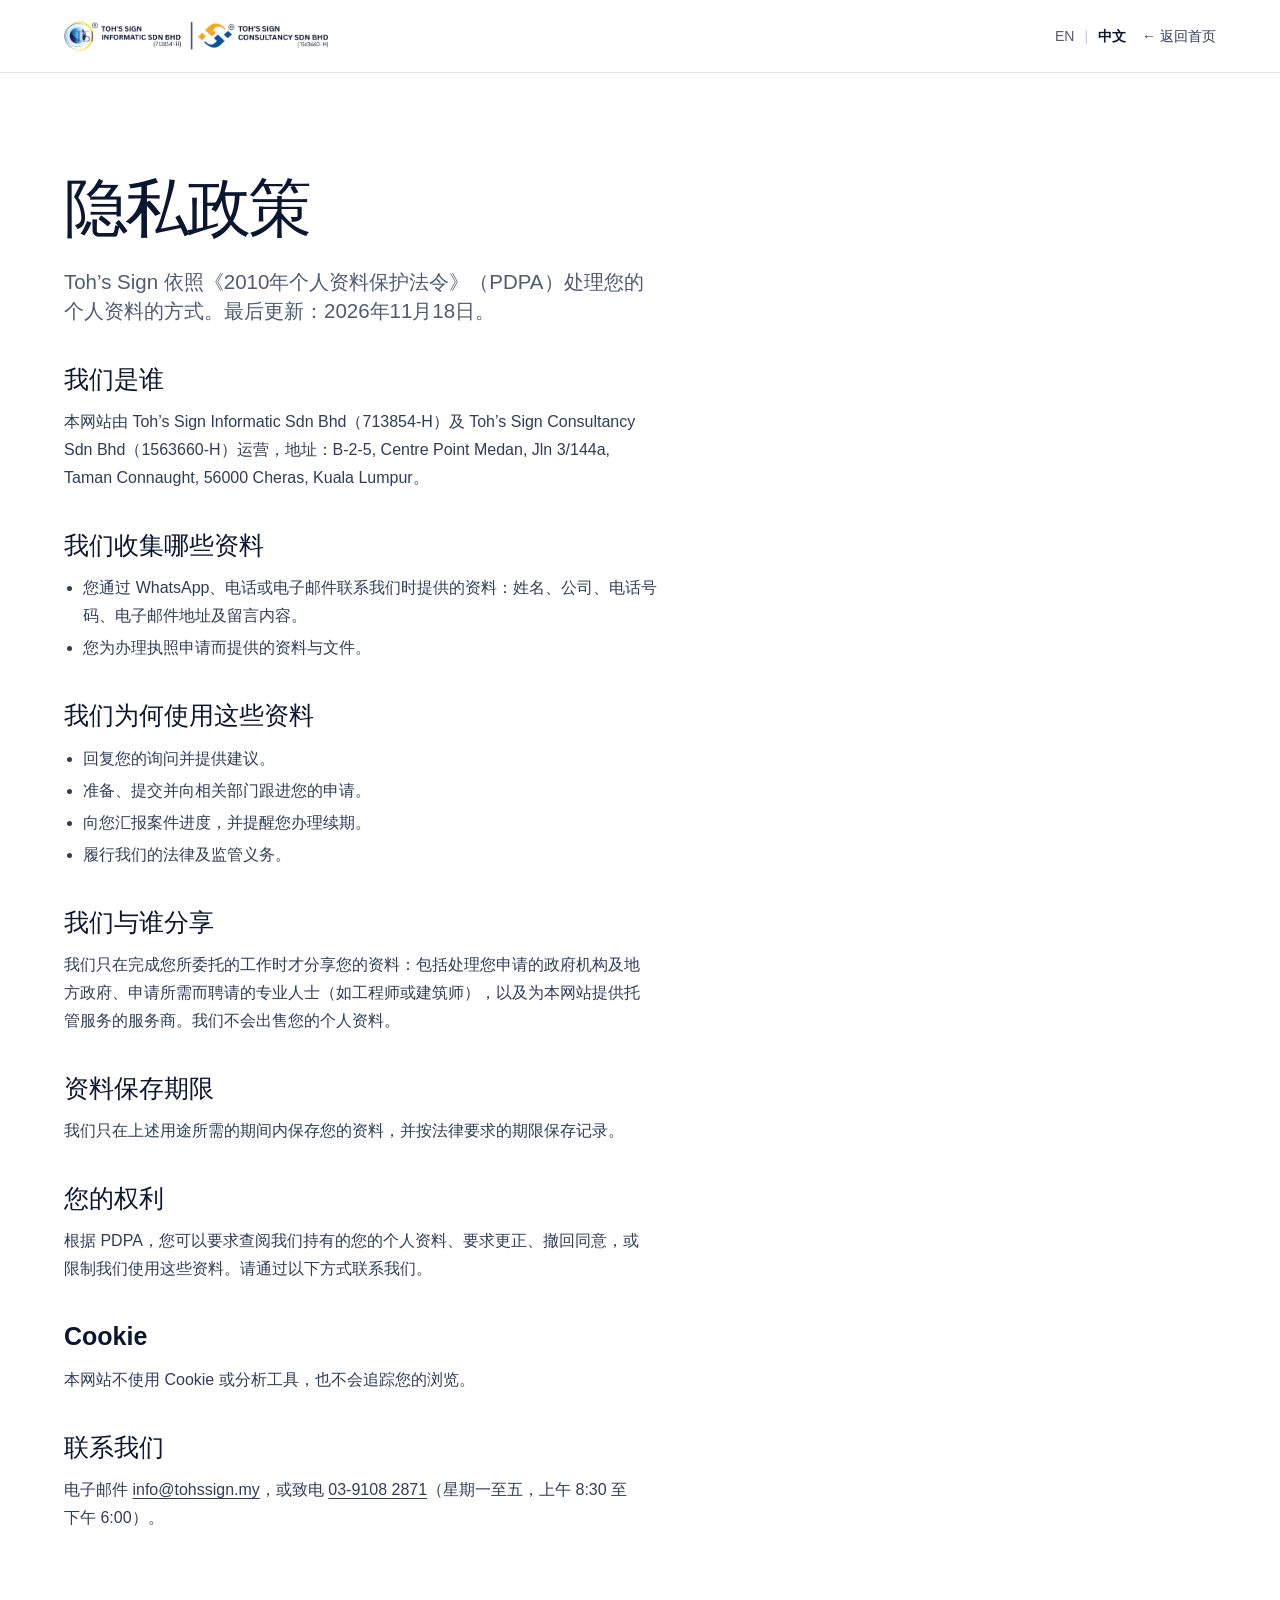
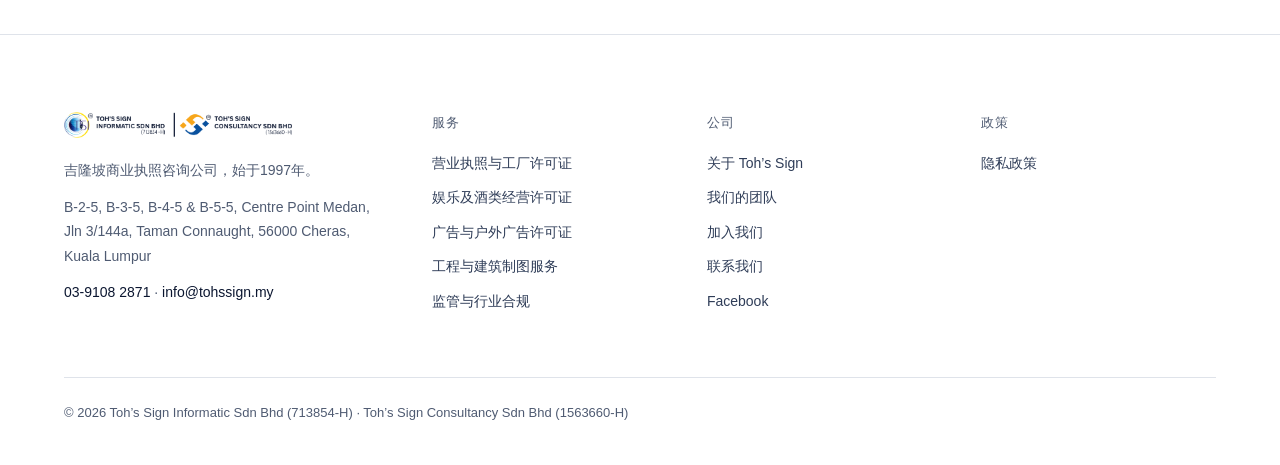
<file: redesign/privacy-zh.html>
<!doctype html>
<html lang="zh-Hans" class="no-js">
<head>
  <meta charset="utf-8">
  <meta name="viewport" content="width=device-width, initial-scale=1">
  <title>隐私政策 · Toh’s Sign</title>
  <meta name="description" content="Toh’s Sign 如何依据 2010 年个人资料保护法（PDPA）处理您的个人资料。">
  <!-- Security: only this site and Google Fonts may load anything. -->
  <meta http-equiv="Content-Security-Policy" content="default-src 'self'; script-src 'self'; style-src 'self' https://fonts.googleapis.com; font-src https://fonts.gstatic.com; img-src 'self' data:; connect-src 'self'; object-src 'none'; base-uri 'self'; form-action 'none'; upgrade-insecure-requests">
  <meta name="referrer" content="strict-origin-when-cross-origin">
  <meta name="theme-color" content="#00357a">
  <!-- Temporary preview: keep search engines away. Remove when this goes live on tohssign.com. -->
  <meta name="robots" content="noindex, nofollow">
  <link rel="alternate" hreflang="en" href="privacy.html">
  <link rel="alternate" hreflang="zh-Hans" href="privacy-zh.html">
  <script src="head.js?v=1"></script>
  <link rel="preconnect" href="https://fonts.googleapis.com">
  <link rel="preconnect" href="https://fonts.gstatic.com" crossorigin>
  <link href="https://fonts.googleapis.com/css2?family=Plus+Jakarta+Sans:wght@400;500;600&display=swap" rel="stylesheet">
  <link rel="stylesheet" href="styles.css?v=46">
</head>
<body class="page">
  <a class="skip" href="#main">跳至内容</a>
  <header class="mast">
    <div class="container mast-row mast-row-page">
      <a class="logo" href="zh.html" aria-label="Toh’s Sign 首页">
        <img src="assets/images/logo.png" width="1283" height="146" alt="Toh’s Sign Informatic Sdn Bhd 与 Toh’s Sign Consultancy Sdn Bhd">
      </a>
      <div class="mast-actions">
        <nav class="lang" aria-label="语言 Language"><a href="privacy.html" lang="en" hreflang="en">EN</a><span aria-hidden="true">|</span><a href="privacy-zh.html" lang="zh-Hans" hreflang="zh-Hans" aria-current="page">中文</a></nav>
        <a class="page-back" href="zh.html">← 返回首页</a>
      </div>
    </div>
  </header>
  <main id="main" class="page-main">
    <div class="container page-body">
      <article class="prose">
        <h1>隐私政策</h1>
        <p class="lead">Toh’s Sign 依照《2010年个人资料保护法令》（PDPA）处理您的个人资料的方式。最后更新：2026年11月18日。</p>
        <h2>我们是谁</h2>
        <p>本网站由 Toh’s Sign Informatic Sdn Bhd（713854-H）及 Toh’s Sign Consultancy Sdn Bhd（1563660-H）运营，地址：B-2-5, Centre Point Medan, Jln 3/144a, Taman Connaught, 56000 Cheras, Kuala Lumpur。</p>
        <h2>我们收集哪些资料</h2>
        <ul>
          <li>您通过 WhatsApp、电话或电子邮件联系我们时提供的资料：姓名、公司、电话号码、电子邮件地址及留言内容。</li>
          <li>您为办理执照申请而提供的资料与文件。</li>
        </ul>
        <h2>我们为何使用这些资料</h2>
        <ul>
          <li>回复您的询问并提供建议。</li>
          <li>准备、提交并向相关部门跟进您的申请。</li>
          <li>向您汇报案件进度，并提醒您办理续期。</li>
          <li>履行我们的法律及监管义务。</li>
        </ul>
        <h2>我们与谁分享</h2>
        <p>我们只在完成您所委托的工作时才分享您的资料：包括处理您申请的政府机构及地方政府、申请所需而聘请的专业人士（如工程师或建筑师），以及为本网站提供托管服务的服务商。我们不会出售您的个人资料。</p>
        <h2>资料保存期限</h2>
        <p>我们只在上述用途所需的期间内保存您的资料，并按法律要求的期限保存记录。</p>
        <h2>您的权利</h2>
        <p>根据 PDPA，您可以要求查阅我们持有的您的个人资料、要求更正、撤回同意，或限制我们使用这些资料。请通过以下方式联系我们。</p>
        <h2>Cookie</h2>
        <p>本网站不使用 Cookie 或分析工具，也不会追踪您的浏览。</p>
        <h2>联系我们</h2>
        <p>电子邮件 <a href="mailto:info@tohssign.my">info@tohssign.my</a>，或致电 <a class="num" href="tel:+60391082871">03-9108 2871</a>（星期一至五，上午 8:30 至下午 6:00）。</p>
      </article>
    </div>
  </main>

  <footer class="foot ground-navy">
    <div class="container">
      <div class="foot-grid">
        <div class="foot-brand">
          <img class="foot-logo" src="assets/images/logo.png" width="1283" height="146" alt="Toh’s Sign" loading="lazy">
          <p>吉隆坡商业执照咨询公司，始于1997年。</p>
          <address class="foot-address" lang="en">B-2-5, B-3-5, B-4-5 &amp; B-5-5, Centre Point Medan, Jln 3/144a, Taman Connaught, 56000 Cheras, Kuala Lumpur</address>
          <p class="foot-contact"><a class="num" href="tel:+60391082871">03-9108 2871</a> · <a href="mailto:info@tohssign.my">info@tohssign.my</a></p>
        </div>
        <nav aria-labelledby="ft-services"><p id="ft-services" class="foot-title">服务</p><ul class="foot-list">
          <li><a href="zh.html#lic-business">营业执照与工厂许可证</a></li>
          <li><a href="zh.html#lic-entertainment">娱乐及酒类经营许可证</a></li>
          <li><a href="zh.html#lic-advertisement">广告与户外广告许可证</a></li>
          <li><a href="zh.html#lic-engineering">工程与建筑制图服务</a></li>
          <li><a href="zh.html#lic-other">监管与行业合规</a></li>
        </ul></nav>
        <nav aria-labelledby="ft-company"><p id="ft-company" class="foot-title">公司</p><ul class="foot-list">
          <li><a href="zh.html#about">关于 Toh’s Sign</a></li>
          <li><a href="team-zh.html">我们的团队</a></li>
          <li><a href="careers-zh.html">加入我们</a></li>
          <li><a href="zh.html#contact">联系我们</a></li>
          <li><a href="https://www.facebook.com/tohssignlicense.my" rel="noopener" target="_blank">Facebook</a></li>
        </ul></nav>
        <nav aria-labelledby="ft-help"><p id="ft-help" class="foot-title">政策</p><ul class="foot-list">
          <li><a href="privacy-zh.html">隐私政策</a></li>
        </ul></nav>
      </div>
      <p class="foot-legal">© 2026 Toh’s Sign Informatic Sdn Bhd (713854-H) · Toh’s Sign Consultancy Sdn Bhd (1563660-H)</p>
    </div>
  </footer>


</body>
</html>
</file>
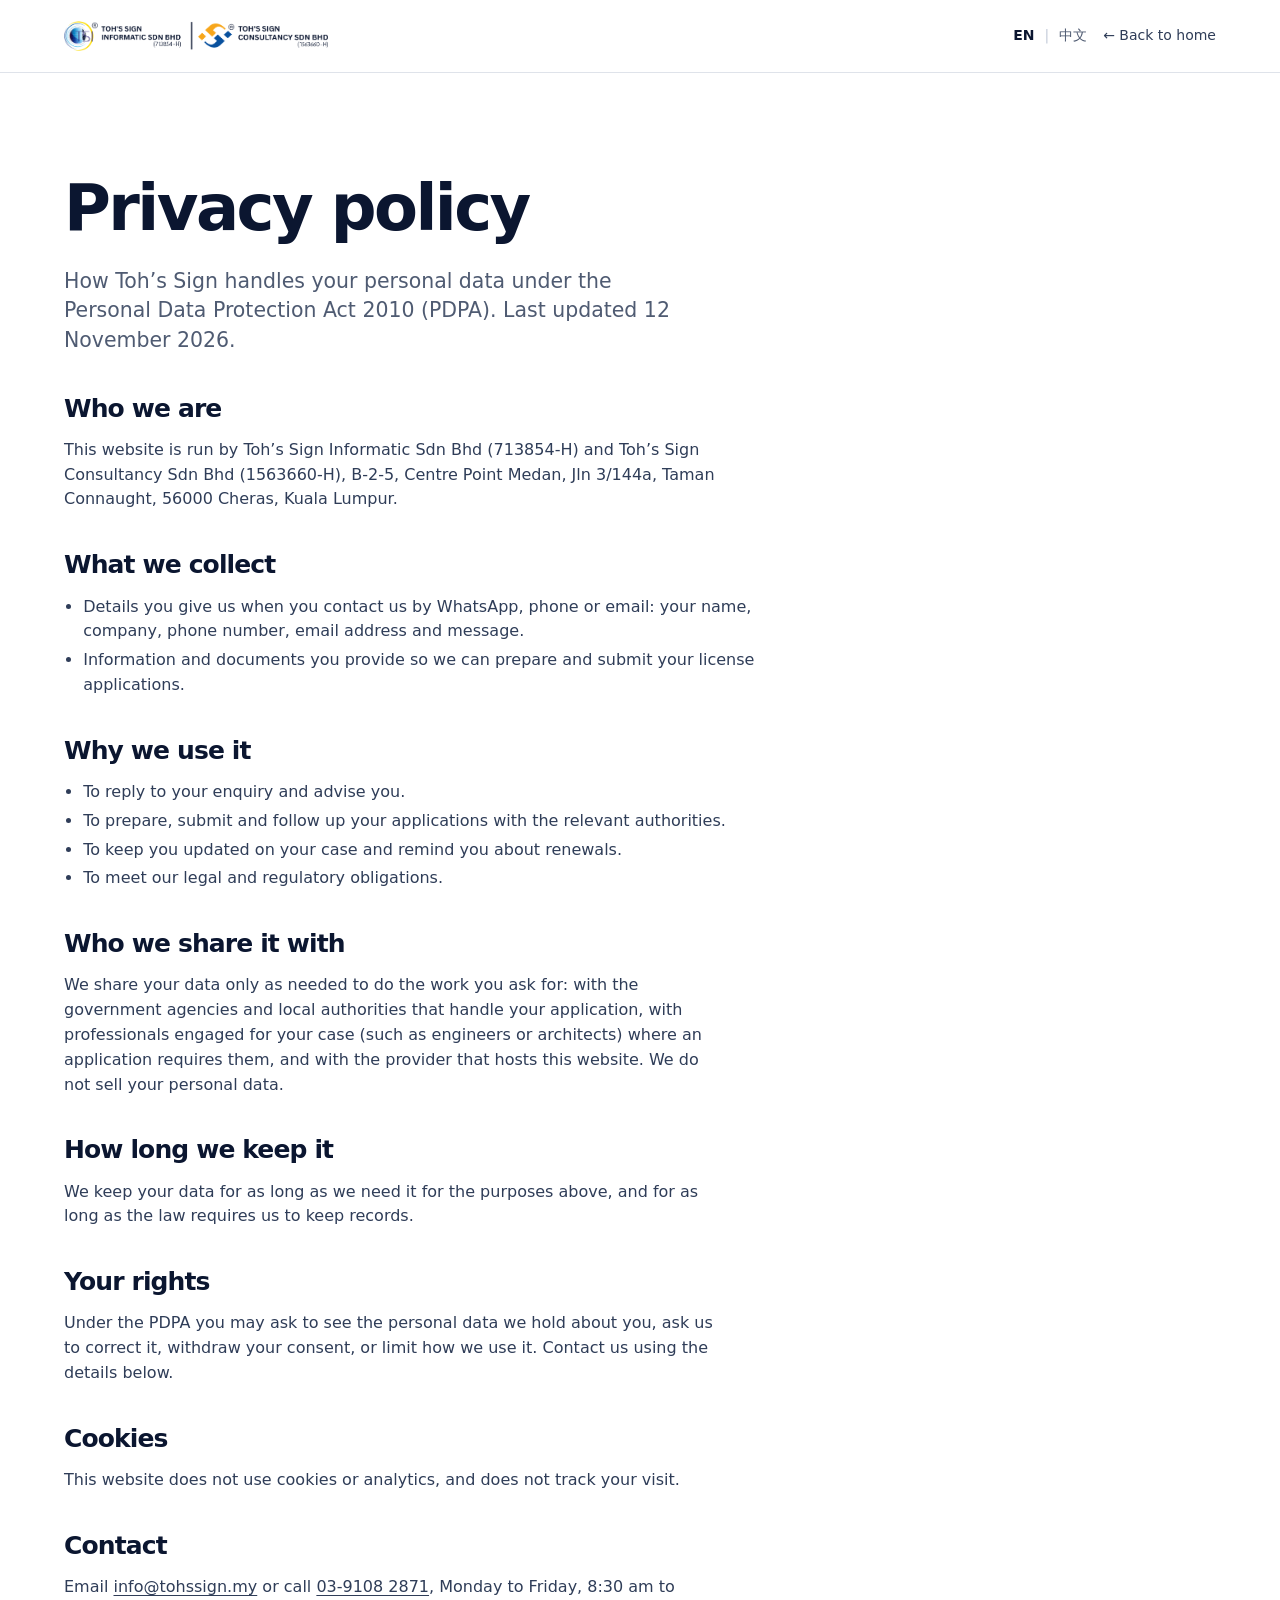
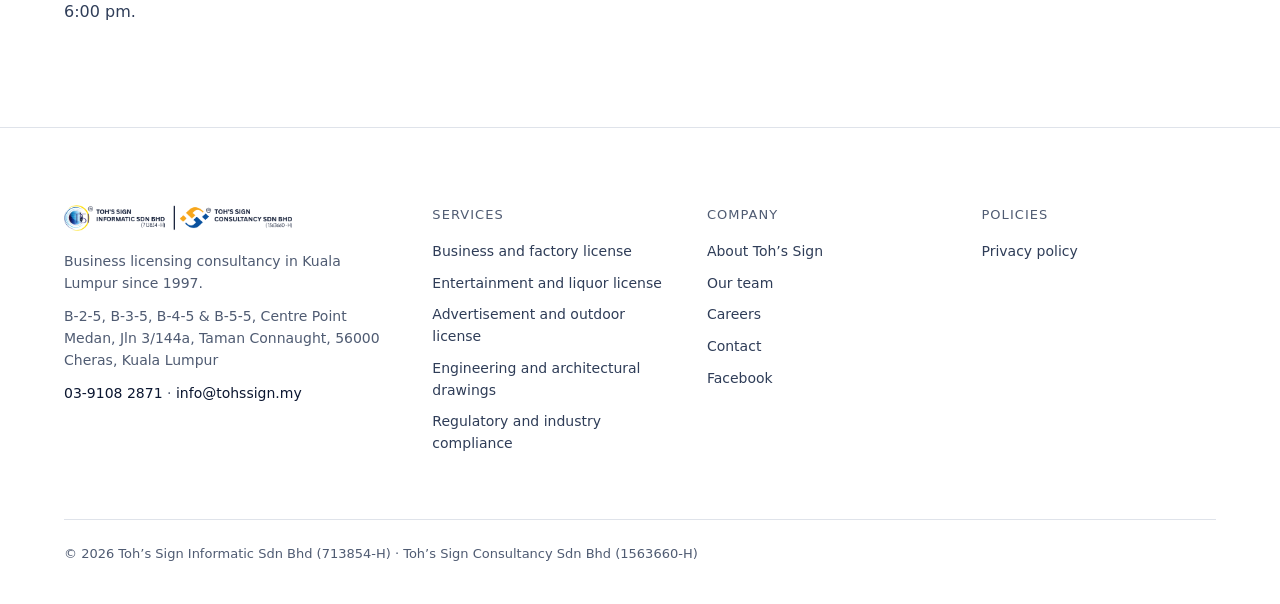
<file: redesign/privacy.html>
<!doctype html>
<html lang="en" class="no-js">
<head>
  <meta charset="utf-8">
  <meta name="viewport" content="width=device-width, initial-scale=1">
  <title>Privacy policy · Toh’s Sign</title>
  <meta name="description" content="How Toh’s Sign handles your personal data under the PDPA 2010.">
  <!-- Security: only this site and Google Fonts may load anything. -->
  <meta http-equiv="Content-Security-Policy" content="default-src 'self'; script-src 'self'; style-src 'self' https://fonts.googleapis.com; font-src https://fonts.gstatic.com; img-src 'self' data:; connect-src 'self'; object-src 'none'; base-uri 'self'; form-action 'none'; upgrade-insecure-requests">
  <meta name="referrer" content="strict-origin-when-cross-origin">
  <meta name="theme-color" content="#00357a">
  <!-- Temporary preview: keep search engines away. Remove when this goes live on tohssign.com. -->
  <meta name="robots" content="noindex, nofollow">
  <link rel="alternate" hreflang="en" href="privacy.html">
  <link rel="alternate" hreflang="zh-Hans" href="privacy-zh.html">
  <script src="head.js?v=1"></script>
  <link rel="preconnect" href="https://fonts.googleapis.com">
  <link rel="preconnect" href="https://fonts.gstatic.com" crossorigin>
  <link href="https://fonts.googleapis.com/css2?family=Plus+Jakarta+Sans:wght@400;500;600&display=swap" rel="stylesheet">
  <link rel="stylesheet" href="styles.css?v=46">
</head>
<body class="page">
  <a class="skip" href="#main">Skip to content</a>
  <header class="mast">
    <div class="container mast-row mast-row-page">
      <a class="logo" href="./" aria-label="Toh’s Sign, home">
        <img src="assets/images/logo.png" width="1283" height="146" alt="Toh’s Sign Informatic Sdn Bhd and Toh’s Sign Consultancy Sdn Bhd">
      </a>
      <div class="mast-actions">
        <nav class="lang" aria-label="Language 语言"><a href="privacy.html" lang="en" hreflang="en" aria-current="page">EN</a><span aria-hidden="true">|</span><a href="privacy-zh.html" lang="zh-Hans" hreflang="zh-Hans">中文</a></nav>
        <a class="page-back" href="./">← Back to home</a>
      </div>
    </div>
  </header>
  <main id="main" class="page-main">
    <div class="container page-body">
      <article class="prose">
        <h1>Privacy policy</h1>
        <p class="lead">How Toh’s Sign handles your personal data under the Personal Data Protection Act 2010 (PDPA). Last updated 12 November 2026.</p>
        <h2>Who we are</h2>
        <p>This website is run by Toh’s Sign Informatic Sdn Bhd (713854-H) and Toh’s Sign Consultancy Sdn Bhd (1563660-H), B-2-5, Centre Point Medan, Jln 3/144a, Taman Connaught, 56000 Cheras, Kuala Lumpur.</p>
        <h2>What we collect</h2>
        <ul>
          <li>Details you give us when you contact us by WhatsApp, phone or email: your name, company, phone number, email address and message.</li>
          <li>Information and documents you provide so we can prepare and submit your license applications.</li>
        </ul>
        <h2>Why we use it</h2>
        <ul>
          <li>To reply to your enquiry and advise you.</li>
          <li>To prepare, submit and follow up your applications with the relevant authorities.</li>
          <li>To keep you updated on your case and remind you about renewals.</li>
          <li>To meet our legal and regulatory obligations.</li>
        </ul>
        <h2>Who we share it with</h2>
        <p>We share your data only as needed to do the work you ask for: with the government agencies and local authorities that handle your application, with professionals engaged for your case (such as engineers or architects) where an application requires them, and with the provider that hosts this website. We do not sell your personal data.</p>
        <h2>How long we keep it</h2>
        <p>We keep your data for as long as we need it for the purposes above, and for as long as the law requires us to keep records.</p>
        <h2>Your rights</h2>
        <p>Under the PDPA you may ask to see the personal data we hold about you, ask us to correct it, withdraw your consent, or limit how we use it. Contact us using the details below.</p>
        <h2>Cookies</h2>
        <p>This website does not use cookies or analytics, and does not track your visit.</p>
        <h2>Contact</h2>
        <p>Email <a href="mailto:info@tohssign.my">info@tohssign.my</a> or call <a class="num" href="tel:+60391082871">03-9108 2871</a>, Monday to Friday, 8:30 am to 6:00 pm.</p>
      </article>
    </div>
  </main>

  <footer class="foot ground-navy">
    <div class="container">
      <div class="foot-grid">
        <div class="foot-brand">
          <img class="foot-logo" src="assets/images/logo.png" width="1283" height="146" alt="Toh’s Sign" loading="lazy">
          <p>Business licensing consultancy in Kuala Lumpur since 1997.</p>
          <address class="foot-address">B-2-5, B-3-5, B-4-5 &amp; B-5-5, Centre Point Medan, Jln 3/144a, Taman Connaught, 56000 Cheras, Kuala Lumpur</address>
          <p class="foot-contact"><a class="num" href="tel:+60391082871">03-9108 2871</a> · <a href="mailto:info@tohssign.my">info@tohssign.my</a></p>
        </div>
        <nav aria-labelledby="ft-services"><p id="ft-services" class="foot-title">Services</p><ul class="foot-list">
          <li><a href="./#lic-business">Business and factory license</a></li>
          <li><a href="./#lic-entertainment">Entertainment and liquor license</a></li>
          <li><a href="./#lic-advertisement">Advertisement and outdoor license</a></li>
          <li><a href="./#lic-engineering">Engineering and architectural drawings</a></li>
          <li><a href="./#lic-other">Regulatory and industry compliance</a></li>
        </ul></nav>
        <nav aria-labelledby="ft-company"><p id="ft-company" class="foot-title">Company</p><ul class="foot-list">
          <li><a href="./#about">About Toh’s Sign</a></li>
          <li><a href="team.html">Our team</a></li>
          <li><a href="careers.html">Careers</a></li>
          <li><a href="./#contact">Contact</a></li>
          <li><a href="https://www.facebook.com/tohssignlicense.my" rel="noopener" target="_blank">Facebook</a></li>
        </ul></nav>
        <nav aria-labelledby="ft-help"><p id="ft-help" class="foot-title">Policies</p><ul class="foot-list">
          <li><a href="privacy.html">Privacy policy</a></li>
        </ul></nav>
      </div>
      <p class="foot-legal">© 2026 Toh’s Sign Informatic Sdn Bhd (713854-H) · Toh’s Sign Consultancy Sdn Bhd (1563660-H)</p>
    </div>
  </footer>


</body>
</html>
</file>
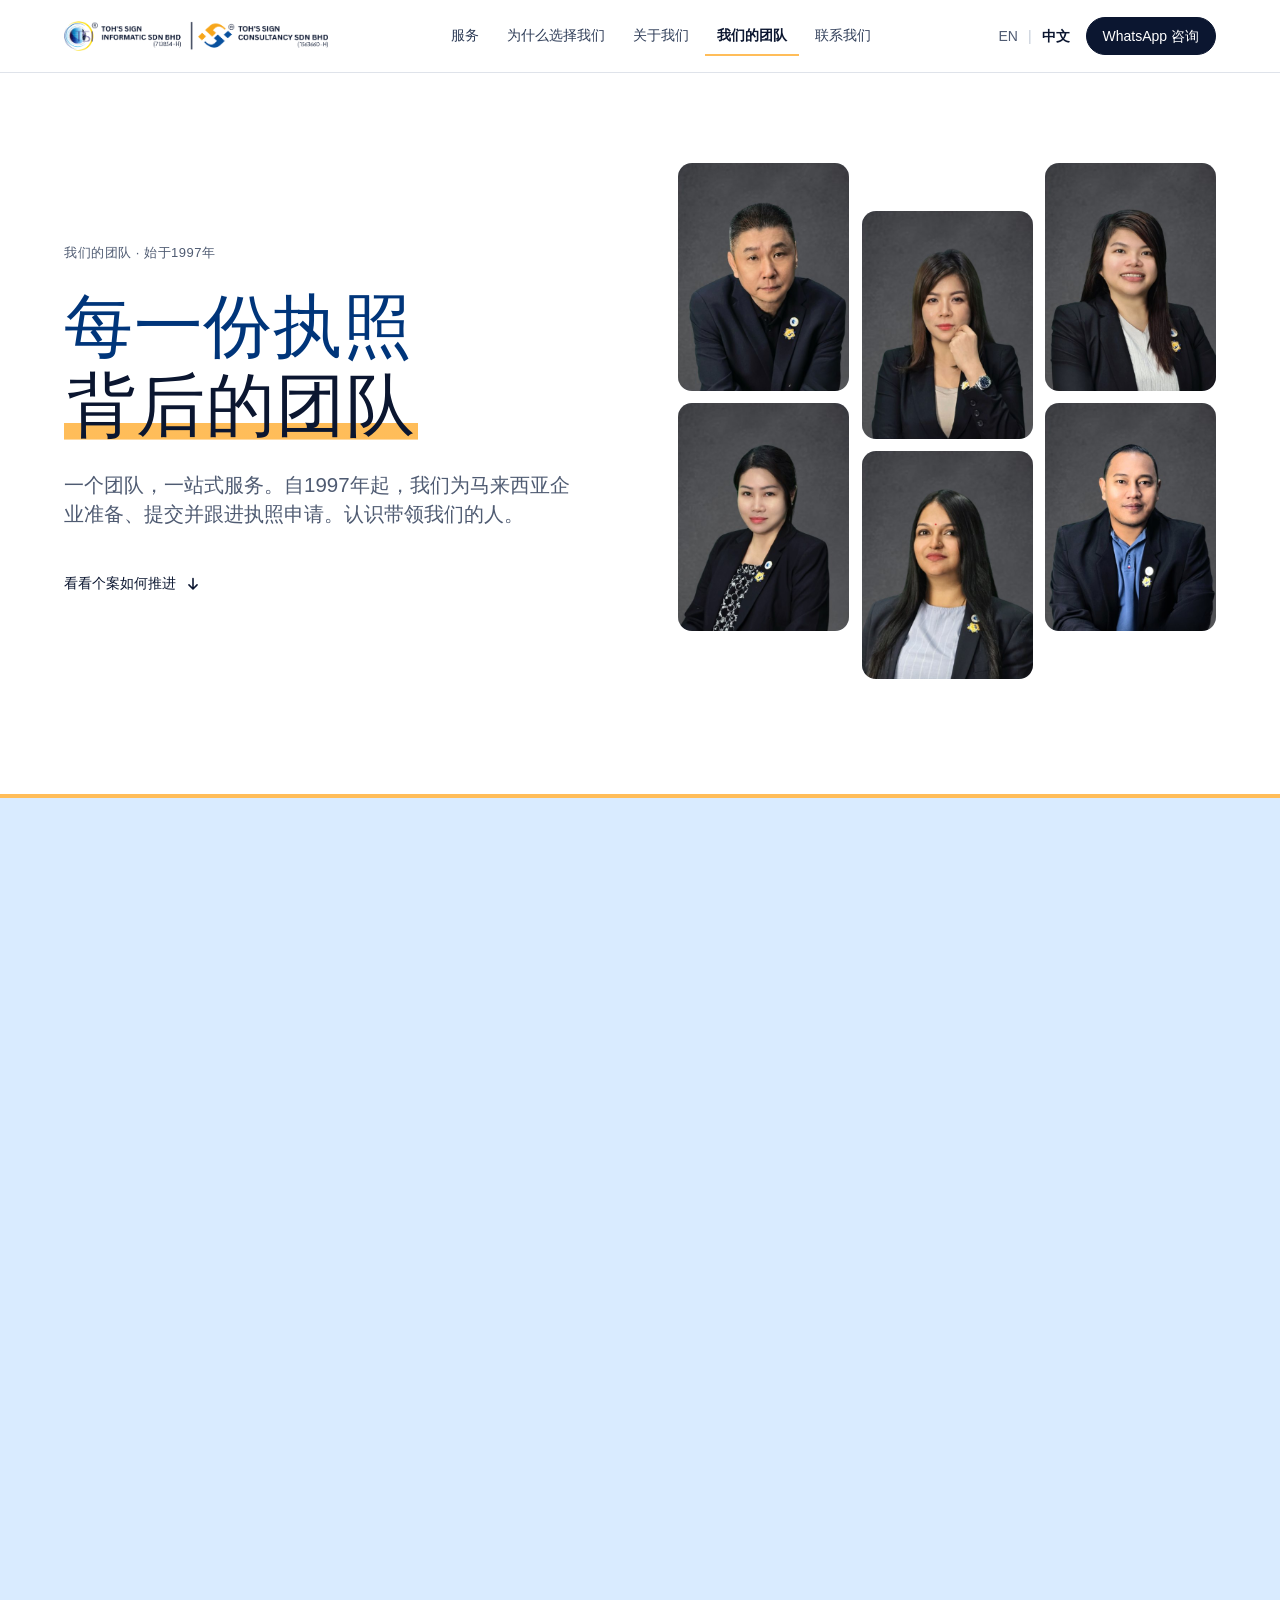
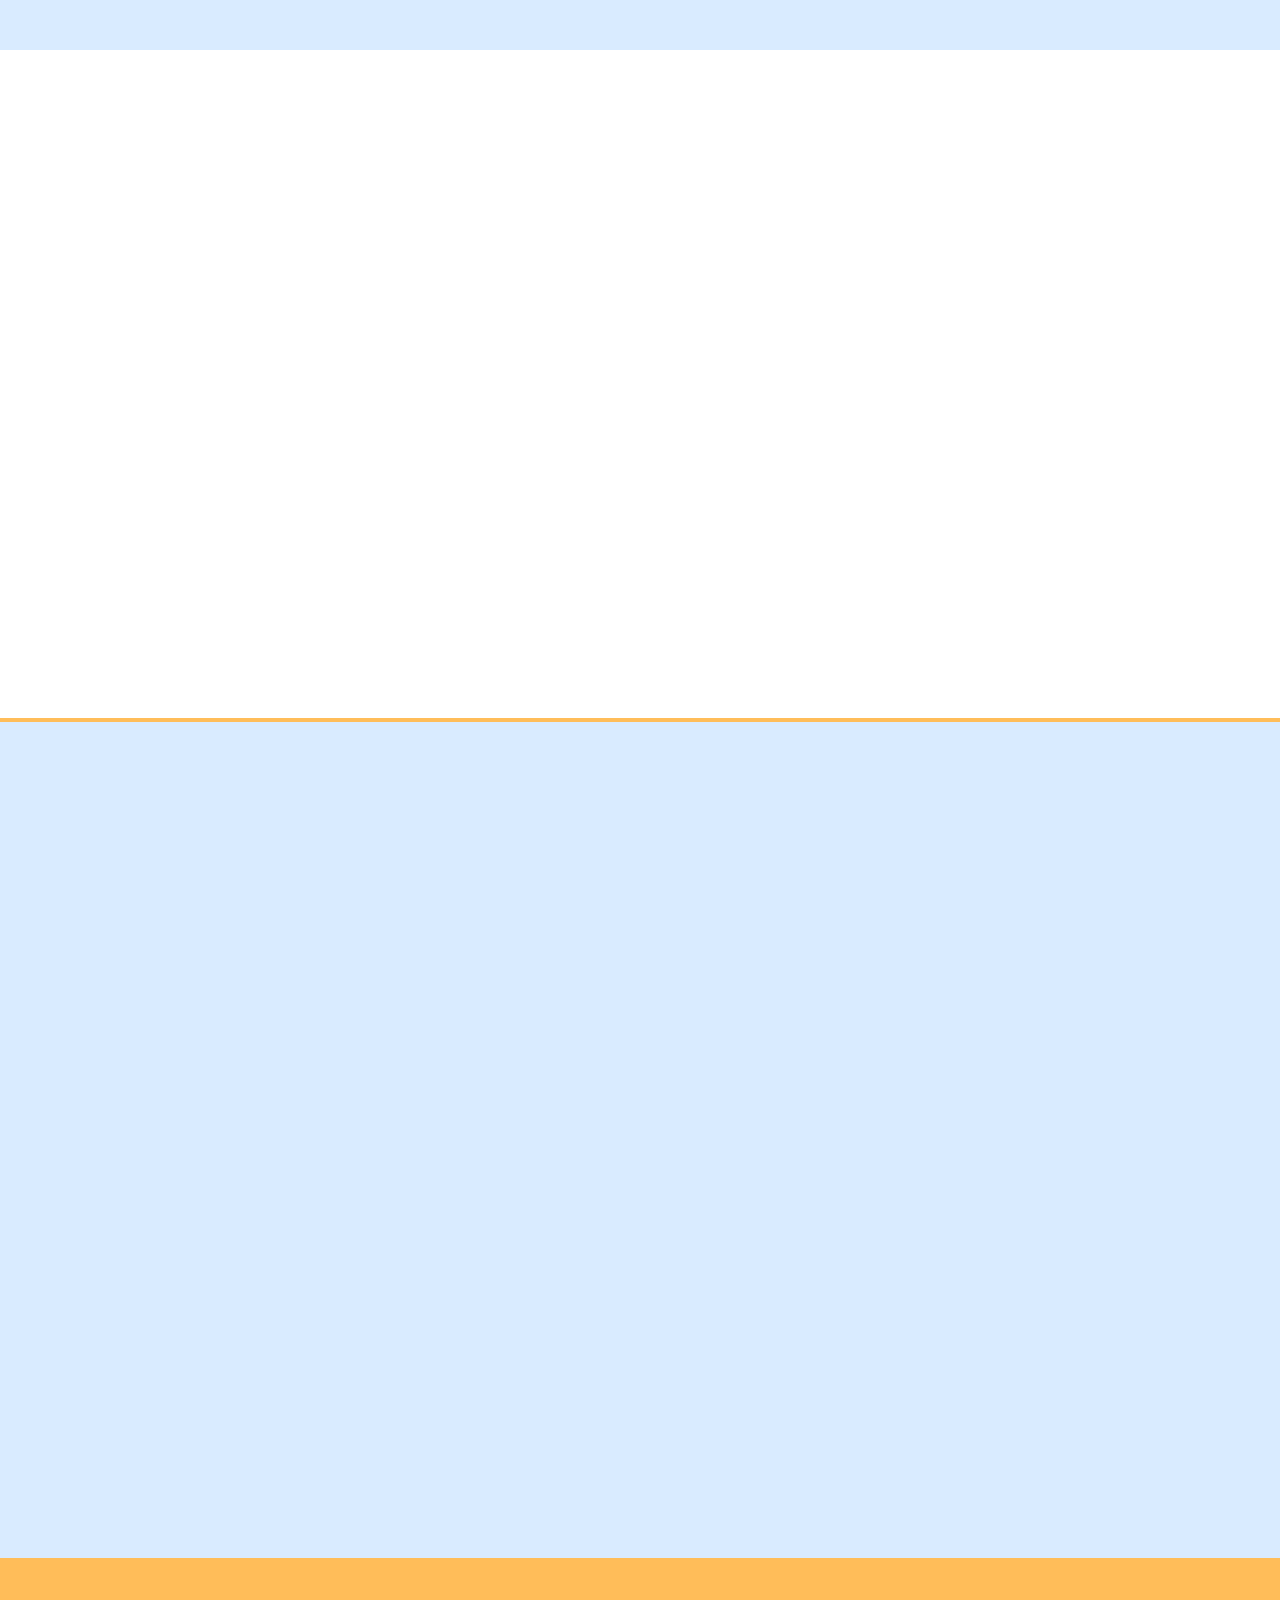
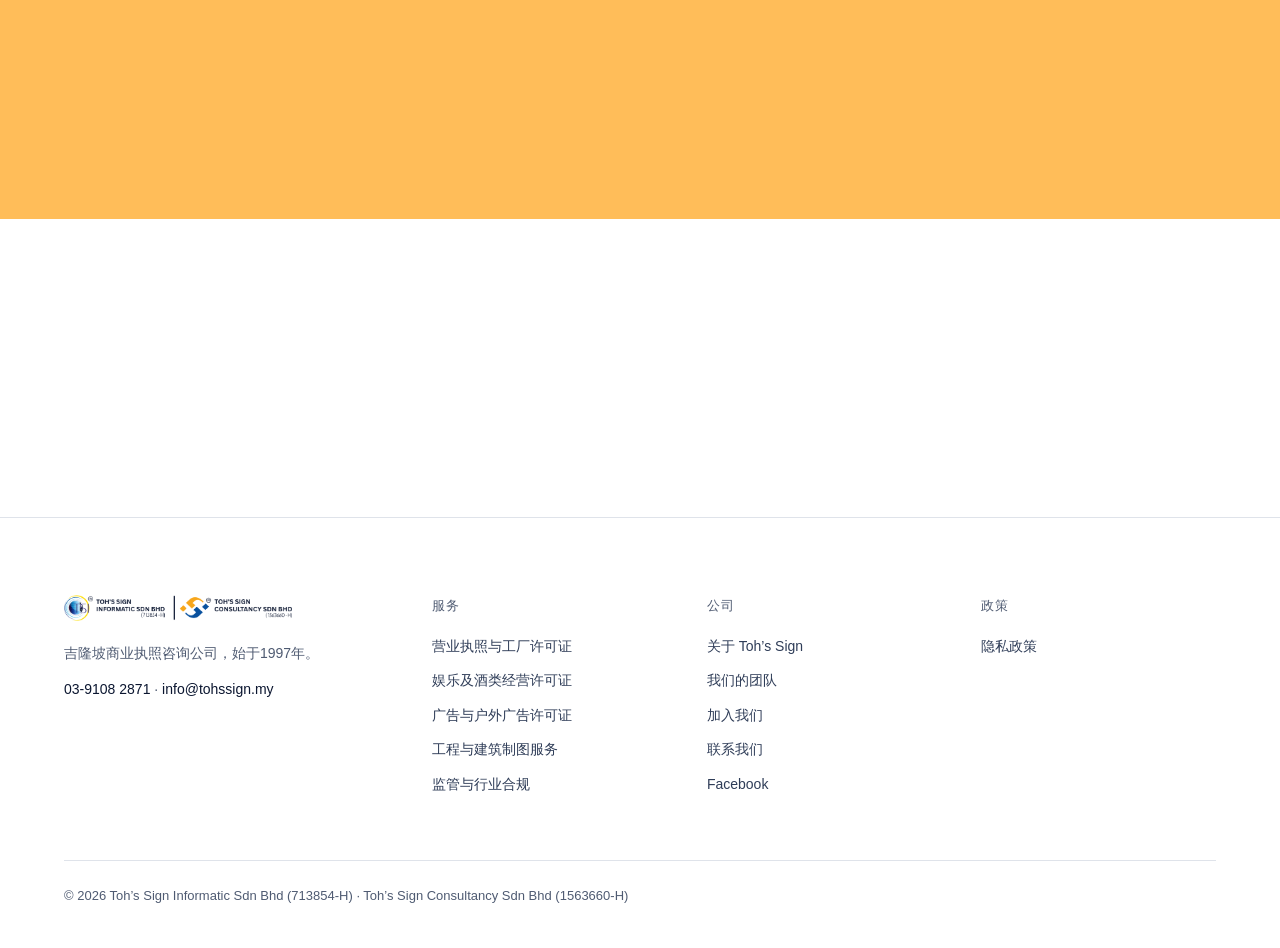
<file: redesign/team-zh.html>
<!doctype html>
<html lang="zh-Hans" class="no-js">
<head>
  <meta charset="utf-8">
  <meta name="viewport" content="width=device-width, initial-scale=1">
  <title>我们的团队 · Toh’s Sign</title>
  <meta name="description" content="认识带领 Toh’s Sign Informatic 与 Toh’s Sign Consultancy 的团队：自1997年起服务吉隆坡企业的执照顾问。">
  <!-- Security: only this site and Google Fonts may load anything. -->
  <meta http-equiv="Content-Security-Policy" content="default-src 'self'; script-src 'self'; style-src 'self' https://fonts.googleapis.com; font-src https://fonts.gstatic.com; img-src 'self' data:; connect-src 'self'; object-src 'none'; base-uri 'self'; form-action 'none'; upgrade-insecure-requests">
  <meta name="referrer" content="strict-origin-when-cross-origin">
  <meta name="theme-color" content="#ffffff">
  <!-- Temporary preview: keep search engines away. Remove when this goes live on tohssign.com. -->
  <meta name="robots" content="noindex, nofollow">
  <link rel="alternate" hreflang="en" href="team.html">
  <link rel="alternate" hreflang="zh-Hans" href="team-zh.html">
  <script src="head.js?v=1"></script>
  <link rel="preconnect" href="https://fonts.googleapis.com">
  <link rel="preconnect" href="https://fonts.gstatic.com" crossorigin>
  <link href="https://fonts.googleapis.com/css2?family=Plus+Jakarta+Sans:wght@400;500;600&display=swap" rel="stylesheet">
  <link rel="stylesheet" href="styles.css?v=46">
  <link rel="stylesheet" href="team.css?v=5">
</head>
<body class="page-team">
  <a class="skip" href="#main">跳至内容</a>

  <header class="mast">
    <div class="container mast-row">
      <a class="logo" href="zh.html" aria-label="Toh’s Sign 首页">
        <img src="assets/images/logo.png" width="1283" height="146"
             alt="Toh’s Sign Informatic Sdn Bhd 与 Toh’s Sign Consultancy Sdn Bhd">
      </a>
      <nav class="mast-nav" aria-label="主菜单">
        <button class="menu-toggle" type="button" aria-expanded="false" aria-controls="menu" data-open="菜单" data-close="关闭">菜单</button>
        <ul id="menu" class="menu">
          <li><a href="zh.html#services">服务</a></li>
          <li><a href="zh.html#why">为什么选择我们</a></li>
          <li><a href="zh.html#about">关于我们</a></li>
          <li><a href="team-zh.html" aria-current="page">我们的团队</a></li>
          <li><a href="zh.html#contact">联系我们</a></li>
        </ul>
      </nav>
      <div class="mast-actions">
        <nav class="lang" aria-label="语言 Language"><a href="team.html" lang="en" hreflang="en">EN</a><span aria-hidden="true">|</span><a href="team-zh.html" lang="zh-Hans" hreflang="zh-Hans" aria-current="page">中文</a></nav>
        <a class="btn btn-sm btn-ink mast-wa" href="https://wa.me/60164397178?text=%E6%82%A8%E5%A5%BD%20Toh%E2%80%99s%20Sign%EF%BC%8C%E6%88%91%E6%83%B3%E9%A2%84%E7%BA%A6%E5%85%8D%E8%B4%B9%E7%9A%84%E6%89%A7%E7%85%A7%E5%92%A8%E8%AF%A2%E3%80%82" rel="noopener" target="_blank">WhatsApp 咨询</a>
      </div>
    </div>
    <span class="mast-progress" aria-hidden="true"></span>
  </header>

  <main id="main">
    <!-- Intro: headline on the left, a wall of the six portraits on the right. -->
    <section class="tm-hero" aria-labelledby="tm-title">
      <div class="container tm-hero-grid">
        <div class="tm-hero-copy">
          <p class="eyebrow tm-eyebrow">我们的团队 · 始于1997年</p>
          <h1 id="tm-title" class="tm-title"><span class="line"><span>每一份执照</span></span> <span class="line"><span class="tm-mark">背后的团队</span></span></h1>
          <p class="lead tm-lead">一个团队，一站式服务。自1997年起，我们为马来西亚企业准备、提交并跟进执照申请。认识带领我们的人。</p>
          <p class="tm-actions"><a class="link-arrow" href="#path"><span>看看个案如何推进</span><svg class="ico" viewBox="0 0 20 20" aria-hidden="true" focusable="false"><path d="M10 4v11M5.5 11 10 15.5 14.5 11"/></svg></a></p>
        </div>
        <ul class="wall" aria-label="团队成员">
            <li class="wall-tile"><a href="#p-ck-toh"><img src="assets/team/ck-toh.jpg" width="480" height="797" alt="CK Toh 的照片"><span class="wall-name">CK Toh</span></a></li>
            <li class="wall-tile"><a href="#p-may-lee"><img src="assets/team/may-lee.jpg" width="480" height="797" alt="May Lee 的照片"><span class="wall-name">May Lee</span></a></li>
            <li class="wall-tile"><a href="#p-chloe"><img src="assets/team/chloe.jpg" width="480" height="797" alt="Chloe 的照片"><span class="wall-name">Chloe</span></a></li>
            <li class="wall-tile"><a href="#p-pecky"><img src="assets/team/pecky.jpg" width="480" height="797" alt="Pecky 的照片"><span class="wall-name">Pecky</span></a></li>
            <li class="wall-tile"><a href="#p-mahe-v"><img src="assets/team/mahe-v.jpg" width="480" height="797" alt="Mahe.V 的照片"><span class="wall-name">Mahe.V</span></a></li>
            <li class="wall-tile"><a href="#p-azir"><img src="assets/team/azir.jpg" width="480" height="797" alt="Azir 的照片"><span class="wall-name">Azir</span></a></li>
        </ul>
      </div>
    </section>

    <!-- How your case moves: a track of steps, each with the person you will hear from.
         Without JavaScript every step shows as a list. -->
    <section id="path" class="tm-path section-tint" aria-labelledby="path-title">
      <div class="container">
        <header class="tm-head">
          <p class="eyebrow">个案如何推进</p>
          <h2 id="path-title">每一步，都有专人负责</h2>
          <p class="lead">从第一通电话到批准信，您始终知道是谁在处理您的文件。</p>
        </header>
        <div class="path" data-path>
          <div class="track" role="tablist" aria-label="个案步骤" hidden>
            <span class="track-line" aria-hidden="true"><span class="track-fill"></span></span>
            <button class="track-node" type="button" role="tab" id="tab-0" aria-controls="step-0" aria-selected="true"><span class="track-dot num">01</span><span class="track-label">免费咨询</span></button>
            <button class="track-node" type="button" role="tab" id="tab-1" aria-controls="step-1" aria-selected="false" tabindex="-1"><span class="track-dot num">02</span><span class="track-label">专人负责</span></button>
            <button class="track-node" type="button" role="tab" id="tab-2" aria-controls="step-2" aria-selected="false" tabindex="-1"><span class="track-dot num">03</span><span class="track-label">报价与账户</span></button>
            <button class="track-node" type="button" role="tab" id="tab-3" aria-controls="step-3" aria-selected="false" tabindex="-1"><span class="track-dot num">04</span><span class="track-label">准备文件</span></button>
            <button class="track-node" type="button" role="tab" id="tab-4" aria-controls="step-4" aria-selected="false" tabindex="-1"><span class="track-dot num">05</span><span class="track-label">提交与跟进</span></button>
            <button class="track-node" type="button" role="tab" id="tab-5" aria-controls="step-5" aria-selected="false" tabindex="-1"><span class="track-dot num">06</span><span class="track-label">对接政府部门</span></button>
            <button class="track-node track-done" type="button" role="tab" id="tab-6" aria-controls="step-6" aria-selected="false" tabindex="-1"><span class="track-dot"><svg class="ico" viewBox="0 0 20 20" aria-hidden="true" focusable="false"><path d="M4.5 10.5 8.5 14.5 15.5 6"/></svg></span><span class="track-label">获批</span></button>
          </div>
          <ol class="steps">
          <li class="step" id="step-0">
            <div class="step-copy"><p class="step-no num">步骤 01</p><h3 class="step-title">免费咨询</h3><p class="step-text">我们免费评估您的个案，在您决定之前坦白告诉您是否符合申请资格。</p></div>
            <div class="step-who"><img src="assets/team/ck-toh.jpg" width="480" height="797" alt="" loading="lazy"><p><span class="step-who-label">您的联系人</span><span class="step-who-name">CK Toh</span><span class="step-who-role">创办人 · 总裁兼人力资源</span></p></div>
          </li>
          <li class="step" id="step-1">
            <div class="step-copy"><p class="step-no num">步骤 02</p><h3 class="step-title">专人负责</h3><p class="step-text">由一位顾问从初步评估到获批，全程负责您的申请。</p></div>
            <div class="step-who"><img src="assets/team/may-lee.jpg" width="480" height="797" alt="" loading="lazy"><p><span class="step-who-label">您的联系人</span><span class="step-who-name">May Lee</span><span class="step-who-role">总经理</span></p></div>
          </li>
          <li class="step" id="step-2">
            <div class="step-copy"><p class="step-no num">步骤 03</p><h3 class="step-title">报价与账户</h3><p class="step-text">报价、付款和 WhatsApp 进度更新，都有固定的联系人。</p></div>
            <div class="step-who"><img src="assets/team/chloe.jpg" width="480" height="797" alt="" loading="lazy"><p><span class="step-who-label">您的联系人</span><span class="step-who-name">Chloe</span><span class="step-who-role">客户经理</span></p></div>
          </li>
          <li class="step" id="step-3">
            <div class="step-copy"><p class="step-no num">步骤 04</p><h3 class="step-title">准备文件</h3><p class="step-text">每份文件都按您的执照类别和行业专门准备。</p></div>
            <div class="step-who"><img src="assets/team/pecky.jpg" width="480" height="797" alt="" loading="lazy"><p><span class="step-who-label">您的联系人</span><span class="step-who-name">Pecky</span><span class="step-who-role">行政顾问</span></p></div>
          </li>
          <li class="step" id="step-4">
            <div class="step-copy"><p class="step-no num">步骤 05</p><h3 class="step-title">提交与跟进</h3><p class="step-text">提交前提早指出问题，提交后持续跟进直到有结果。</p></div>
            <div class="step-who"><img src="assets/team/mahe-v.jpg" width="480" height="797" alt="" loading="lazy"><p><span class="step-who-label">您的联系人</span><span class="step-who-name">Mahe.V</span><span class="step-who-role">行政运营经理</span></p></div>
          </li>
          <li class="step" id="step-5">
            <div class="step-copy"><p class="step-no num">步骤 06</p><h3 class="step-title">对接政府部门</h3><p class="step-text">与市政局及各机构的会面、现场检查和查询，由我们替您处理。</p></div>
            <div class="step-who"><img src="assets/team/azir.jpg" width="480" height="797" alt="" loading="lazy"><p><span class="step-who-label">您的联系人</span><span class="step-who-name">Azir</span><span class="step-who-role">联络经理</span></p></div>
          </li>
          <li class="step step-done" id="step-6">
            <div class="step-copy"><p class="step-no"><svg class="ico" viewBox="0 0 20 20" aria-hidden="true" focusable="false"><path d="M4.5 10.5 8.5 14.5 15.5 6"/></svg></p><h3 class="step-title">获批</h3><p class="step-text">获批后，我们会为您跟进续期日期和合规事项。</p></div>
            <div class="step-stamp" aria-hidden="true"><span>获批</span></div>
          </li>
          </ol>
          <p class="path-controls" hidden><button class="btn btn-sm path-play" type="button" data-play="看看个案如何推进" data-pause="暂停" aria-pressed="false">看看个案如何推进</button></p>
        </div>
      </div>
    </section>

    <!-- Members: a plain grid of portraits with name and role. -->
    <section class="tm-members" aria-labelledby="mem-title">
      <div class="container">
        <header class="tm-head">
          <p class="eyebrow">团队</p>
          <h2 id="mem-title">Toh’s Sign 团队成员</h2>
        </header>
        <ul class="members">
          <li class="member" id="p-ck-toh"><div class="member-photo"><img src="assets/team/ck-toh.jpg" width="480" height="797" alt="CK Toh 的照片" loading="lazy"></div><p class="member-name">CK Toh</p><p class="member-role">创办人 · 总裁兼人力资源</p></li>
          <li class="member" id="p-may-lee"><div class="member-photo"><img src="assets/team/may-lee.jpg" width="480" height="797" alt="May Lee 的照片" loading="lazy"></div><p class="member-name">May Lee</p><p class="member-role">总经理</p></li>
          <li class="member" id="p-chloe"><div class="member-photo"><img src="assets/team/chloe.jpg" width="480" height="797" alt="Chloe 的照片" loading="lazy"></div><p class="member-name">Chloe</p><p class="member-role">客户经理</p></li>
          <li class="member" id="p-pecky"><div class="member-photo"><img src="assets/team/pecky.jpg" width="480" height="797" alt="Pecky 的照片" loading="lazy"></div><p class="member-name">Pecky</p><p class="member-role">行政顾问</p></li>
          <li class="member" id="p-mahe-v"><div class="member-photo"><img src="assets/team/mahe-v.jpg" width="480" height="797" alt="Mahe.V 的照片" loading="lazy"></div><p class="member-name">Mahe.V</p><p class="member-role">行政运营经理</p></li>
          <li class="member" id="p-azir"><div class="member-photo"><img src="assets/team/azir.jpg" width="480" height="797" alt="Azir 的照片" loading="lazy"></div><p class="member-name">Azir</p><p class="member-role">联络经理</p></li>
        </ul>
      </div>
    </section>

    <!-- The two companies, framed like registration certificates. -->
    <section class="tm-group section-tint" aria-labelledby="grp-title">
      <div class="container">
        <header class="tm-head">
          <p class="eyebrow">集团</p>
          <h2 id="grp-title">两家公司，一个团队</h2>
        </header>
        <div class="co-pair">
          <article class="co-card">
            <div class="co-inner">
              <header class="co-top"><img src="assets/images/mark-informatic.png" width="192" height="192" alt="" loading="lazy"><p><span class="co-kind">母公司</span><span class="co-est">创立于1997年</span></p></header>
              <h3 class="co-name">Toh’s Sign Informatic Sdn Bhd</h3>
              <p class="co-reg"><span>注册号</span> <span class="num">713854-H</span></p>
              <p class="co-text">由 CK Toh 于1997年创办。</p>
              <ul class="co-list" aria-label="业务范围"><li><svg class="ico" viewBox="0 0 20 20" aria-hidden="true" focusable="false"><path d="M4.5 10.5 8.5 14.5 15.5 6"/></svg><span>营业执照</span></li><li><svg class="ico" viewBox="0 0 20 20" aria-hidden="true" focusable="false"><path d="M4.5 10.5 8.5 14.5 15.5 6"/></svg><span>广告执照</span></li><li><svg class="ico" viewBox="0 0 20 20" aria-hidden="true" focusable="false"><path d="M4.5 10.5 8.5 14.5 15.5 6"/></svg><span>娱乐执照</span></li></ul>
            </div>
          </article>
          <article class="co-card">
            <div class="co-inner">
              <header class="co-top"><img src="assets/images/mark-consultancy.png" width="192" height="192" alt="" loading="lazy"><p><span class="co-kind">子公司</span><span class="co-est">专门处理复杂事务</span></p></header>
              <h3 class="co-name">Toh’s Sign Consultancy Sdn Bhd</h3>
              <p class="co-reg"><span>注册号</span> <span class="num">1563660-H</span></p>
              <p class="co-text">负责需要专业人员的审批。</p>
              <ul class="co-list" aria-label="业务范围"><li><svg class="ico" viewBox="0 0 20 20" aria-hidden="true" focusable="false"><path d="M4.5 10.5 8.5 14.5 15.5 6"/></svg><span>工程及建筑图审批</span></li><li><svg class="ico" viewBox="0 0 20 20" aria-hidden="true" focusable="false"><path d="M4.5 10.5 8.5 14.5 15.5 6"/></svg><span>卫生部（KKM）及 MOTAC</span></li><li><svg class="ico" viewBox="0 0 20 20" aria-hidden="true" focusable="false"><path d="M4.5 10.5 8.5 14.5 15.5 6"/></svg><span>MIDA</span></li><li><svg class="ico" viewBox="0 0 20 20" aria-hidden="true" focusable="false"><path d="M4.5 10.5 8.5 14.5 15.5 6"/></svg><span>行业认证</span></li></ul>
            </div>
          </article>
        </div>
      </div>
    </section>

    <section class="t-join" aria-labelledby="j-title">
      <div class="container t-join-row">
        <div>
          <h2 id="j-title">想加入我们吗？</h2>
          <p>我们的团队由顾问、联络专员、客户经理、会计、行政及市场营销人员组成。</p>
        </div>
        <a class="btn btn-ink" href="careers-zh.html">查看招聘</a>
      </div>
    </section>

    <nav class="pager container" aria-label="更多关于 Toh’s Sign">
      <a class="pager-link" href="zh.html#about"><span class="pager-dir">上一页</span><span class="pager-title">关于 Toh’s Sign</span></a>
      <a class="pager-link pager-next" href="zh.html#contact"><span class="pager-dir">下一页</span><span class="pager-title">联系我们</span></a>
    </nav>
  </main>

  <footer class="foot">
    <div class="container">
      <div class="foot-grid">
        <div class="foot-brand">
          <img class="foot-logo" src="assets/images/logo.png" width="1283" height="146" alt="Toh’s Sign" loading="lazy">
          <p>吉隆坡商业执照咨询公司，始于1997年。</p>
          <p class="foot-contact"><a class="num" href="tel:+60391082871">03-9108 2871</a> · <a href="mailto:info@tohssign.my">info@tohssign.my</a></p>
        </div>
        <nav aria-labelledby="ft-services"><p id="ft-services" class="foot-title">服务</p><ul class="foot-list">
          <li><a href="zh.html#lic-business">营业执照与工厂许可证</a></li>
          <li><a href="zh.html#lic-entertainment">娱乐及酒类经营许可证</a></li>
          <li><a href="zh.html#lic-advertisement">广告与户外广告许可证</a></li>
          <li><a href="zh.html#lic-engineering">工程与建筑制图服务</a></li>
          <li><a href="zh.html#lic-other">监管与行业合规</a></li>
        </ul></nav>
        <nav aria-labelledby="ft-company"><p id="ft-company" class="foot-title">公司</p><ul class="foot-list">
          <li><a href="zh.html#about">关于 Toh’s Sign</a></li>
          <li><a href="team-zh.html" aria-current="page">我们的团队</a></li>
          <li><a href="careers-zh.html">加入我们</a></li>
          <li><a href="zh.html#contact">联系我们</a></li>
          <li><a href="https://www.facebook.com/tohssignlicense.my" rel="noopener" target="_blank">Facebook</a></li>
        </ul></nav>
        <nav aria-labelledby="ft-help"><p id="ft-help" class="foot-title">政策</p><ul class="foot-list">
          <li><a href="privacy-zh.html">隐私政策</a></li>
        </ul></nav>
      </div>
      <p class="foot-legal">© 2026 Toh’s Sign Informatic Sdn Bhd (713854-H) · Toh’s Sign Consultancy Sdn Bhd (1563660-H)</p>
    </div>
  </footer>

  <script src="main.js?v=32" defer></script>
  <script src="team.js?v=4" defer></script>
</body>
</html>
</file>
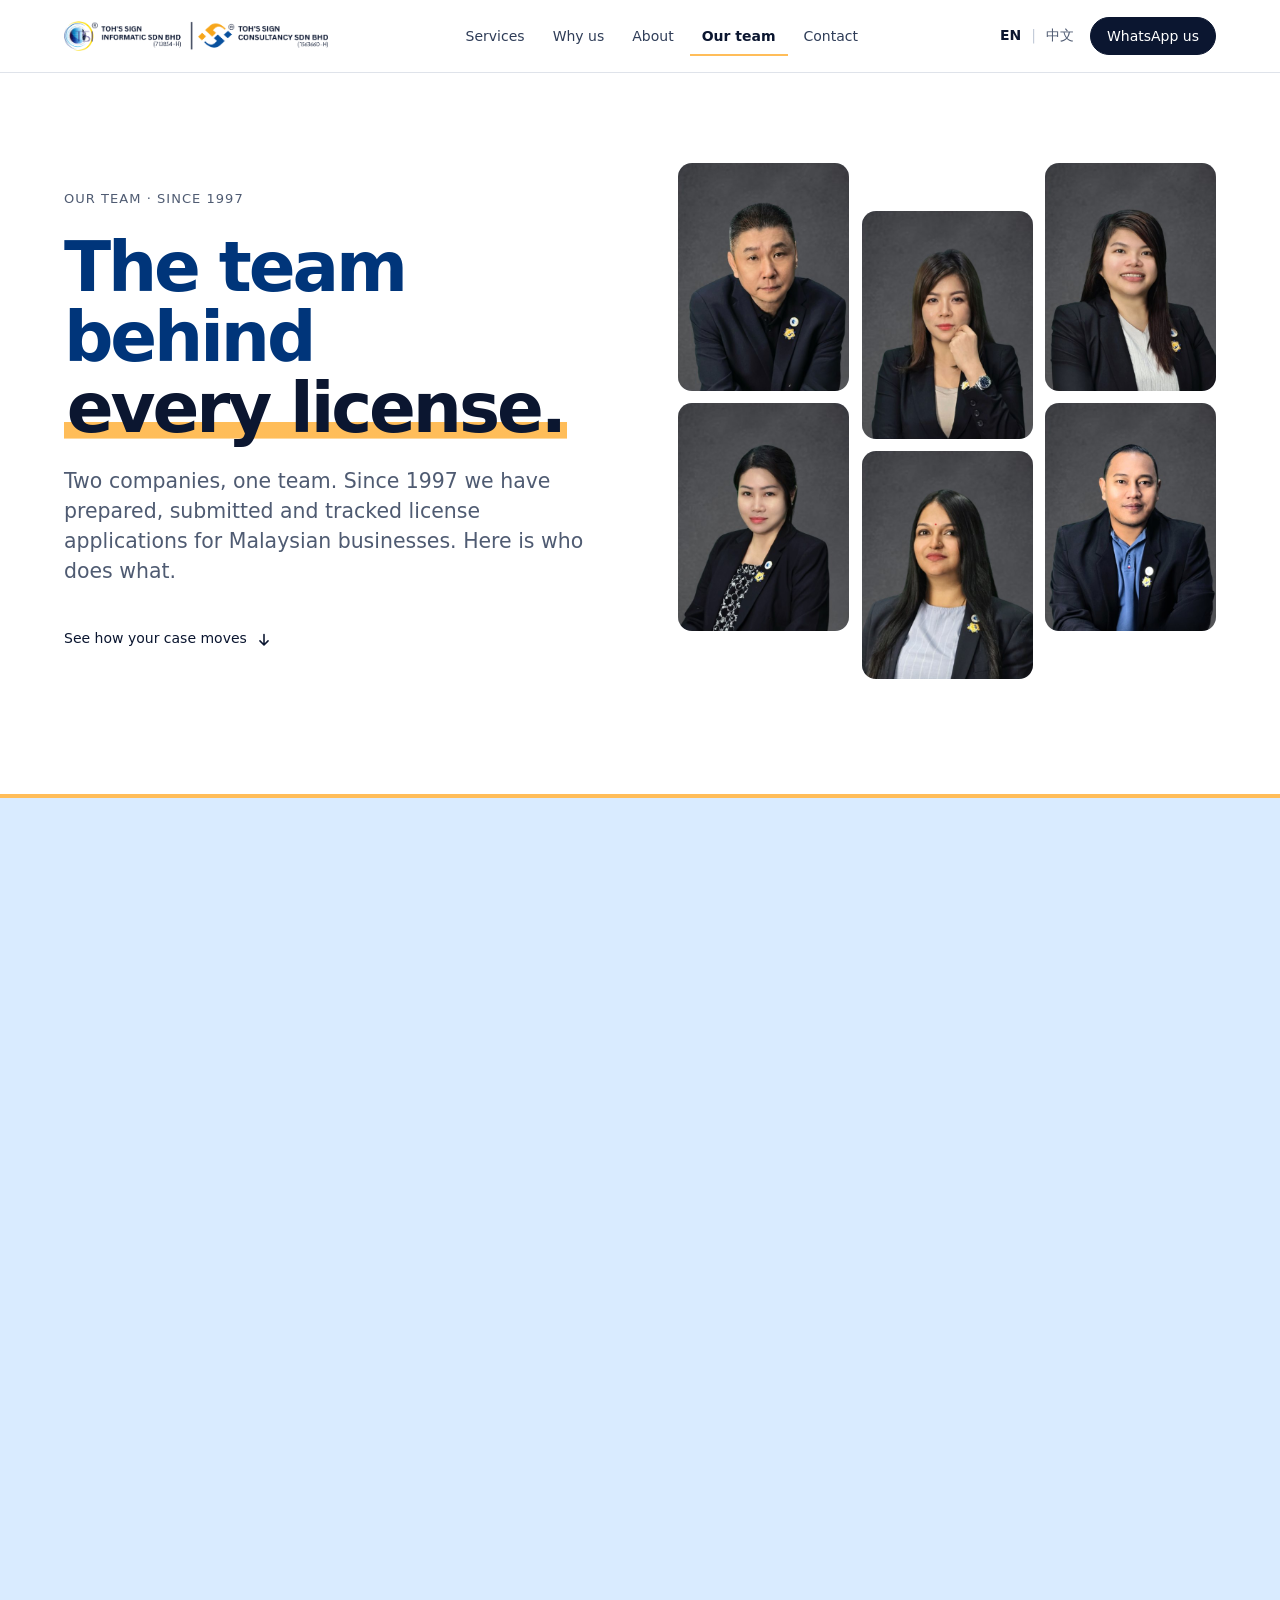
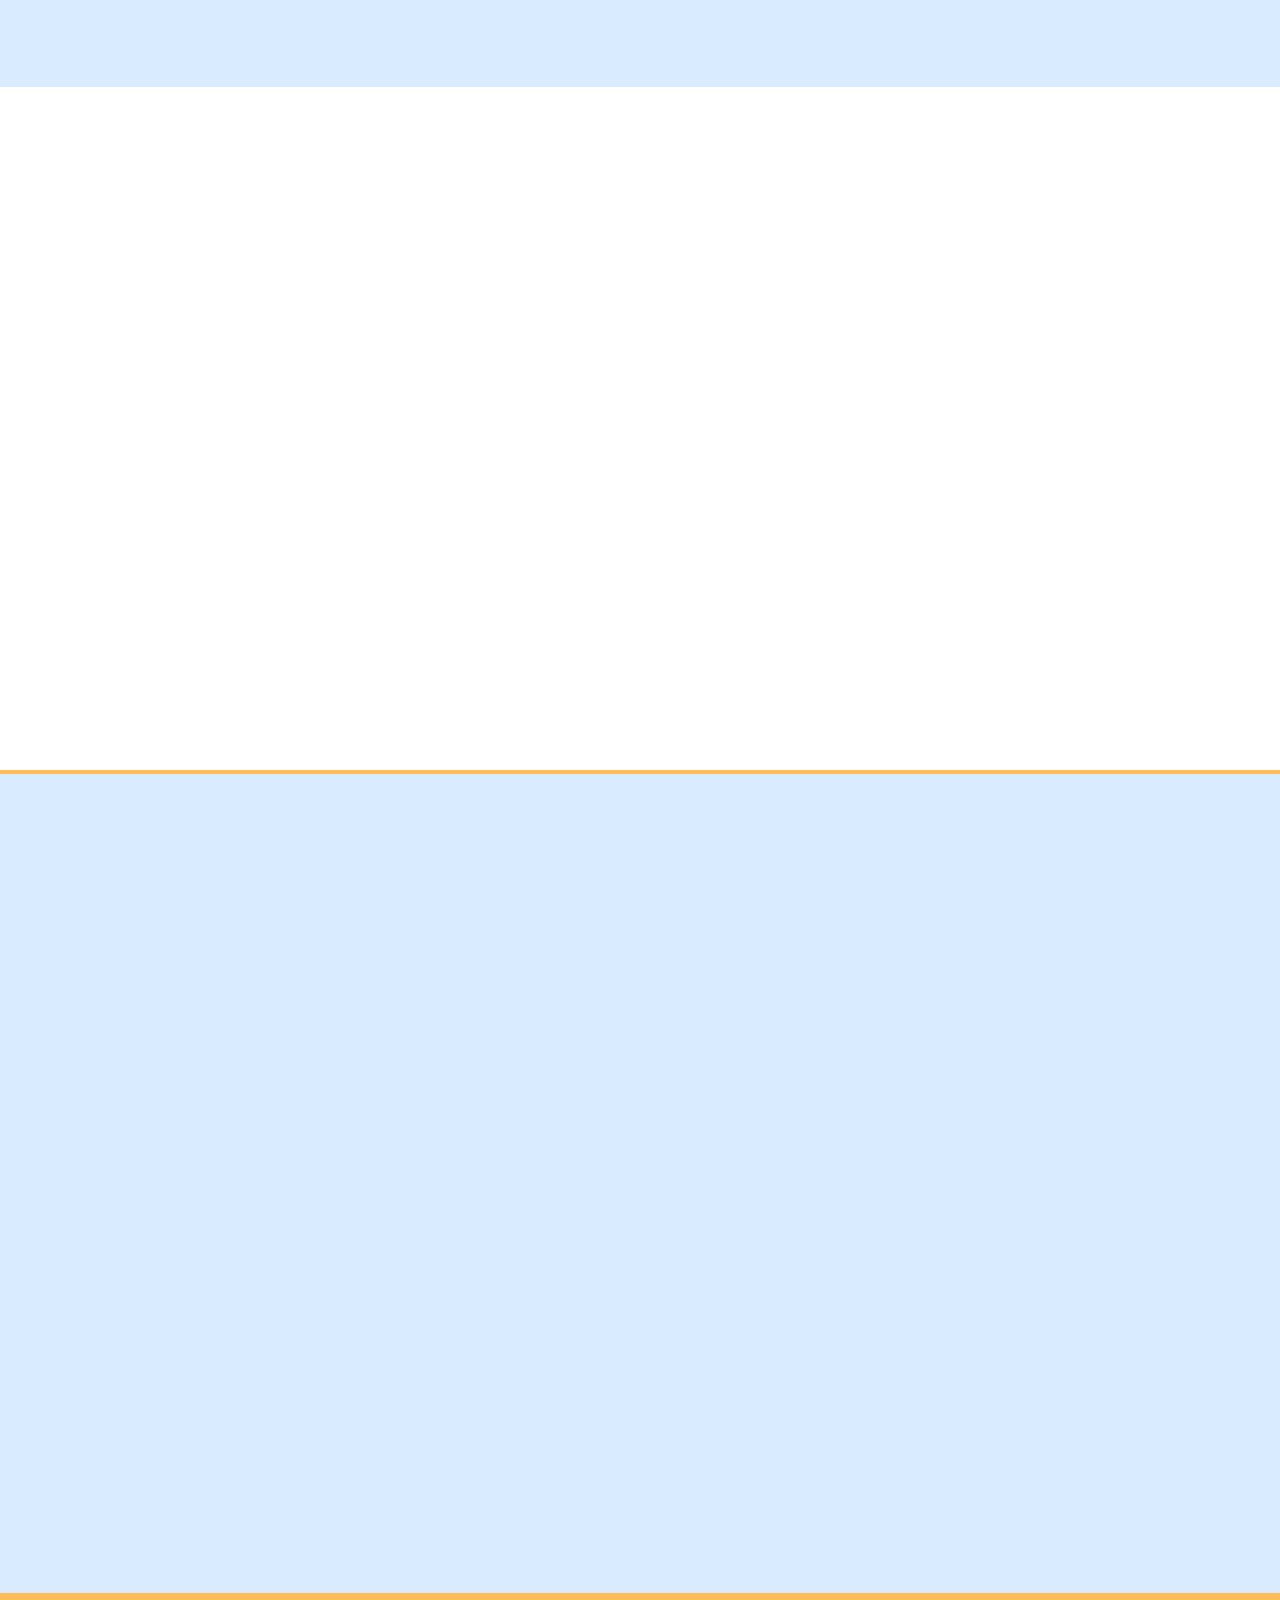
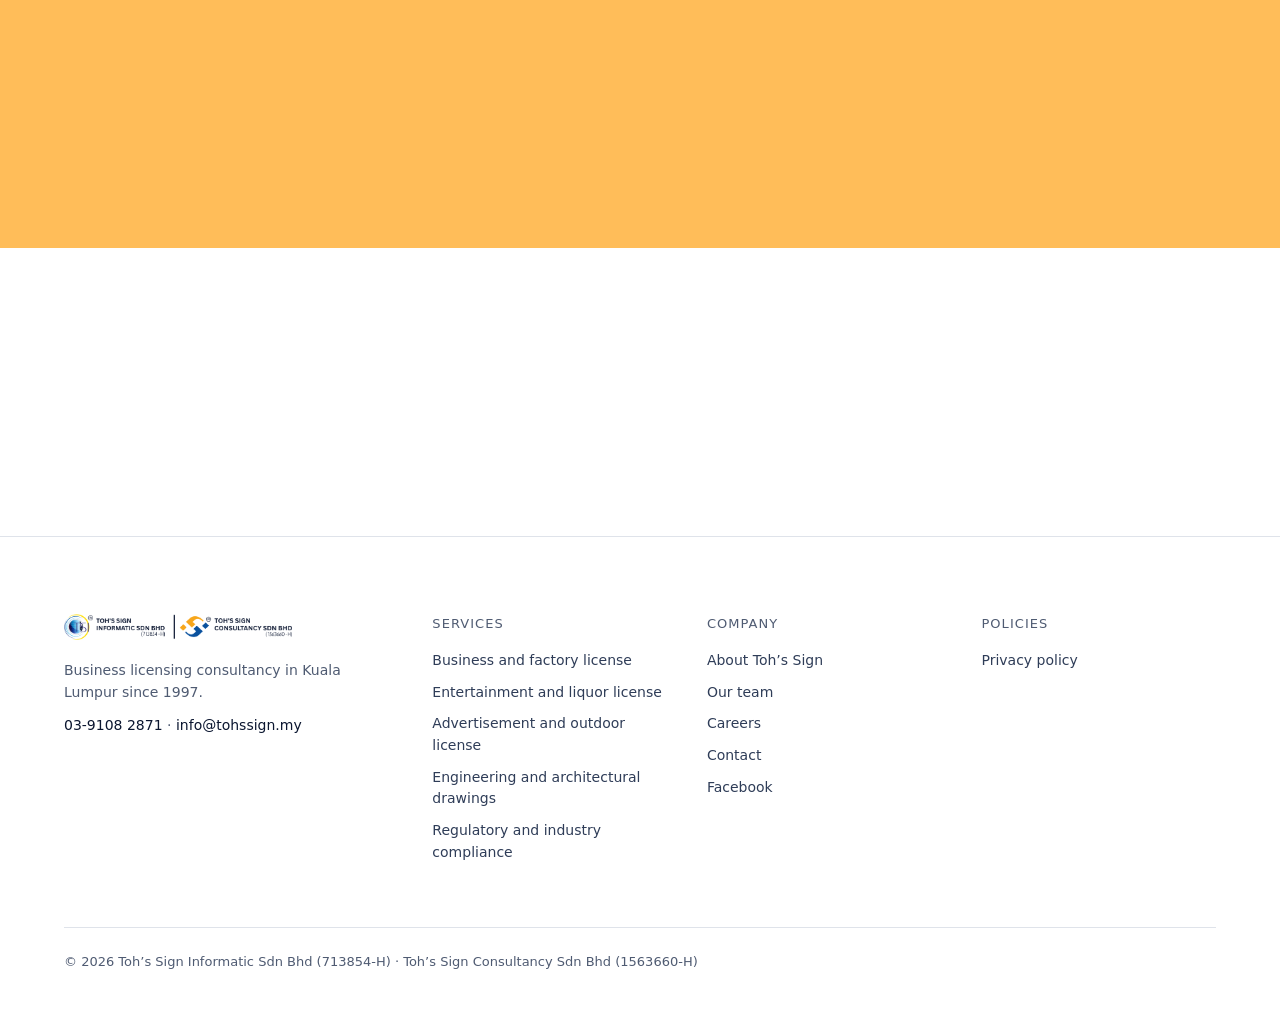
<file: redesign/team.html>
<!doctype html>
<html lang="en" class="no-js">
<head>
  <meta charset="utf-8">
  <meta name="viewport" content="width=device-width, initial-scale=1">
  <title>Our team · Toh’s Sign</title>
  <meta name="description" content="Meet the people who lead Toh’s Sign Informatic and Toh’s Sign Consultancy, licensing consultants in Kuala Lumpur since 1997.">
  <!-- Security: only this site and Google Fonts may load anything. -->
  <meta http-equiv="Content-Security-Policy" content="default-src 'self'; script-src 'self'; style-src 'self' https://fonts.googleapis.com; font-src https://fonts.gstatic.com; img-src 'self' data:; connect-src 'self'; object-src 'none'; base-uri 'self'; form-action 'none'; upgrade-insecure-requests">
  <meta name="referrer" content="strict-origin-when-cross-origin">
  <meta name="theme-color" content="#ffffff">
  <!-- Temporary preview: keep search engines away. Remove when this goes live on tohssign.com. -->
  <meta name="robots" content="noindex, nofollow">
  <link rel="alternate" hreflang="en" href="team.html">
  <link rel="alternate" hreflang="zh-Hans" href="team-zh.html">
  <script src="head.js?v=1"></script>
  <link rel="preconnect" href="https://fonts.googleapis.com">
  <link rel="preconnect" href="https://fonts.gstatic.com" crossorigin>
  <link href="https://fonts.googleapis.com/css2?family=Plus+Jakarta+Sans:wght@400;500;600&display=swap" rel="stylesheet">
  <link rel="stylesheet" href="styles.css?v=46">
  <link rel="stylesheet" href="team.css?v=5">
</head>
<body class="page-team">
  <a class="skip" href="#main">Skip to content</a>

  <header class="mast">
    <div class="container mast-row">
      <a class="logo" href="./" aria-label="Toh’s Sign, home">
        <img src="assets/images/logo.png" width="1283" height="146"
             alt="Toh’s Sign Informatic Sdn Bhd and Toh’s Sign Consultancy Sdn Bhd">
      </a>
      <nav class="mast-nav" aria-label="Main">
        <button class="menu-toggle" type="button" aria-expanded="false" aria-controls="menu" data-open="Menu" data-close="Close">Menu</button>
        <ul id="menu" class="menu">
          <li><a href="./#services">Services</a></li>
          <li><a href="./#why">Why us</a></li>
          <li><a href="./#about">About</a></li>
          <li><a href="team.html" aria-current="page">Our team</a></li>
          <li><a href="./#contact">Contact</a></li>
        </ul>
      </nav>
      <div class="mast-actions">
        <nav class="lang" aria-label="Language 语言"><a href="team.html" lang="en" hreflang="en" aria-current="page">EN</a><span aria-hidden="true">|</span><a href="team-zh.html" lang="zh-Hans" hreflang="zh-Hans">中文</a></nav>
        <a class="btn btn-sm btn-ink mast-wa" href="https://wa.me/60164397178?text=Hi%20Toh%E2%80%99s%20Sign%2C%20I%E2%80%99d%20like%20a%20free%20licensing%20consultation." rel="noopener" target="_blank">WhatsApp us</a>
      </div>
    </div>
    <span class="mast-progress" aria-hidden="true"></span>
  </header>

  <main id="main">
    <!-- Intro: headline on the left, a wall of the six portraits on the right. -->
    <section class="tm-hero" aria-labelledby="tm-title">
      <div class="container tm-hero-grid">
        <div class="tm-hero-copy">
          <p class="eyebrow tm-eyebrow">Our team · Since 1997</p>
          <h1 id="tm-title" class="tm-title"><span class="line"><span>The team behind</span></span> <span class="line"><span class="tm-mark">every license.</span></span></h1>
          <p class="lead tm-lead">Two companies, one team. Since 1997 we have prepared, submitted and tracked license applications for Malaysian businesses. Here is who does what.</p>
          <p class="tm-actions"><a class="link-arrow" href="#path"><span>See how your case moves</span><svg class="ico" viewBox="0 0 20 20" aria-hidden="true" focusable="false"><path d="M10 4v11M5.5 11 10 15.5 14.5 11"/></svg></a></p>
        </div>
        <ul class="wall" aria-label="The team">
            <li class="wall-tile"><a href="#p-ck-toh"><img src="assets/team/ck-toh.jpg" width="480" height="797" alt="Portrait of CK Toh"><span class="wall-name">CK Toh</span></a></li>
            <li class="wall-tile"><a href="#p-may-lee"><img src="assets/team/may-lee.jpg" width="480" height="797" alt="Portrait of May Lee"><span class="wall-name">May Lee</span></a></li>
            <li class="wall-tile"><a href="#p-chloe"><img src="assets/team/chloe.jpg" width="480" height="797" alt="Portrait of Chloe"><span class="wall-name">Chloe</span></a></li>
            <li class="wall-tile"><a href="#p-pecky"><img src="assets/team/pecky.jpg" width="480" height="797" alt="Portrait of Pecky"><span class="wall-name">Pecky</span></a></li>
            <li class="wall-tile"><a href="#p-mahe-v"><img src="assets/team/mahe-v.jpg" width="480" height="797" alt="Portrait of Mahe.V"><span class="wall-name">Mahe.V</span></a></li>
            <li class="wall-tile"><a href="#p-azir"><img src="assets/team/azir.jpg" width="480" height="797" alt="Portrait of Azir"><span class="wall-name">Azir</span></a></li>
        </ul>
      </div>
    </section>

    <!-- How your case moves: a track of steps, each with the person you will hear from.
         Without JavaScript every step shows as a list. -->
    <section id="path" class="tm-path section-tint" aria-labelledby="path-title">
      <div class="container">
        <header class="tm-head">
          <p class="eyebrow">How your case moves</p>
          <h2 id="path-title">A named person at every step</h2>
          <p class="lead">From the first call to the approval letter, you always know who has your file.</p>
        </header>
        <div class="path" data-path>
          <div class="track" role="tablist" aria-label="Steps of a case" hidden>
            <span class="track-line" aria-hidden="true"><span class="track-fill"></span></span>
            <button class="track-node" type="button" role="tab" id="tab-0" aria-controls="step-0" aria-selected="true"><span class="track-dot num">01</span><span class="track-label">Free consultation</span></button>
            <button class="track-node" type="button" role="tab" id="tab-1" aria-controls="step-1" aria-selected="false" tabindex="-1"><span class="track-dot num">02</span><span class="track-label">One person on your case</span></button>
            <button class="track-node" type="button" role="tab" id="tab-2" aria-controls="step-2" aria-selected="false" tabindex="-1"><span class="track-dot num">03</span><span class="track-label">Quotes and your account</span></button>
            <button class="track-node" type="button" role="tab" id="tab-3" aria-controls="step-3" aria-selected="false" tabindex="-1"><span class="track-dot num">04</span><span class="track-label">Documents prepared</span></button>
            <button class="track-node" type="button" role="tab" id="tab-4" aria-controls="step-4" aria-selected="false" tabindex="-1"><span class="track-dot num">05</span><span class="track-label">Submitted and followed up</span></button>
            <button class="track-node" type="button" role="tab" id="tab-5" aria-controls="step-5" aria-selected="false" tabindex="-1"><span class="track-dot num">06</span><span class="track-label">With the authorities</span></button>
            <button class="track-node track-done" type="button" role="tab" id="tab-6" aria-controls="step-6" aria-selected="false" tabindex="-1"><span class="track-dot"><svg class="ico" viewBox="0 0 20 20" aria-hidden="true" focusable="false"><path d="M4.5 10.5 8.5 14.5 15.5 6"/></svg></span><span class="track-label">Approved</span></button>
          </div>
          <ol class="steps">
          <li class="step" id="step-0">
            <div class="step-copy"><p class="step-no num">Step 01</p><h3 class="step-title">Free consultation</h3><p class="step-text">We review your case at no charge and tell you plainly whether you are eligible before you commit.</p></div>
            <div class="step-who"><img src="assets/team/ck-toh.jpg" width="480" height="797" alt="" loading="lazy"><p><span class="step-who-label">Your contact</span><span class="step-who-name">CK Toh</span><span class="step-who-role">Founder · CEO and HR</span></p></div>
          </li>
          <li class="step" id="step-1">
            <div class="step-copy"><p class="step-no num">Step 02</p><h3 class="step-title">One person on your case</h3><p class="step-text">A consultant is assigned to manage your application from first assessment to approval.</p></div>
            <div class="step-who"><img src="assets/team/may-lee.jpg" width="480" height="797" alt="" loading="lazy"><p><span class="step-who-label">Your contact</span><span class="step-who-name">May Lee</span><span class="step-who-role">General Manager</span></p></div>
          </li>
          <li class="step" id="step-2">
            <div class="step-copy"><p class="step-no num">Step 03</p><h3 class="step-title">Quotes and your account</h3><p class="step-text">One point of contact for quotations, payments and updates on WhatsApp.</p></div>
            <div class="step-who"><img src="assets/team/chloe.jpg" width="480" height="797" alt="" loading="lazy"><p><span class="step-who-label">Your contact</span><span class="step-who-name">Chloe</span><span class="step-who-role">Account Manager</span></p></div>
          </li>
          <li class="step" id="step-3">
            <div class="step-copy"><p class="step-no num">Step 04</p><h3 class="step-title">Documents prepared</h3><p class="step-text">Every submission is prepared for your specific license category and industry.</p></div>
            <div class="step-who"><img src="assets/team/pecky.jpg" width="480" height="797" alt="" loading="lazy"><p><span class="step-who-label">Your contact</span><span class="step-who-name">Pecky</span><span class="step-who-role">Admin Consultant</span></p></div>
          </li>
          <li class="step" id="step-4">
            <div class="step-copy"><p class="step-no num">Step 05</p><h3 class="step-title">Submitted and followed up</h3><p class="step-text">Problems are flagged before submission, and your file is tracked until there is an answer.</p></div>
            <div class="step-who"><img src="assets/team/mahe-v.jpg" width="480" height="797" alt="" loading="lazy"><p><span class="step-who-label">Your contact</span><span class="step-who-name">Mahe.V</span><span class="step-who-role">Admin Operations Manager</span></p></div>
          </li>
          <li class="step" id="step-5">
            <div class="step-copy"><p class="step-no num">Step 06</p><h3 class="step-title">With the authorities</h3><p class="step-text">Meetings, site inspections and queries with the council and the agencies, handled for you.</p></div>
            <div class="step-who"><img src="assets/team/azir.jpg" width="480" height="797" alt="" loading="lazy"><p><span class="step-who-label">Your contact</span><span class="step-who-name">Azir</span><span class="step-who-role">Liaison Manager</span></p></div>
          </li>
          <li class="step step-done" id="step-6">
            <div class="step-copy"><p class="step-no"><svg class="ico" viewBox="0 0 20 20" aria-hidden="true" focusable="false"><path d="M4.5 10.5 8.5 14.5 15.5 6"/></svg></p><h3 class="step-title">Approved</h3><p class="step-text">After approval we keep track of renewal dates and compliance for you.</p></div>
            <div class="step-stamp" aria-hidden="true"><span>Approved</span></div>
          </li>
          </ol>
          <p class="path-controls" hidden><button class="btn btn-sm path-play" type="button" data-play="Watch a case move" data-pause="Pause" aria-pressed="false">Watch a case move</button></p>
        </div>
      </div>
    </section>

    <!-- Members: a plain grid of portraits with name and role. -->
    <section class="tm-members" aria-labelledby="mem-title">
      <div class="container">
        <header class="tm-head">
          <p class="eyebrow">Our people</p>
          <h2 id="mem-title">Members of Toh’s Sign</h2>
        </header>
        <ul class="members">
          <li class="member" id="p-ck-toh"><div class="member-photo"><img src="assets/team/ck-toh.jpg" width="480" height="797" alt="Portrait of CK Toh" loading="lazy"></div><p class="member-name">CK Toh</p><p class="member-role">Founder · CEO and HR</p></li>
          <li class="member" id="p-may-lee"><div class="member-photo"><img src="assets/team/may-lee.jpg" width="480" height="797" alt="Portrait of May Lee" loading="lazy"></div><p class="member-name">May Lee</p><p class="member-role">General Manager</p></li>
          <li class="member" id="p-chloe"><div class="member-photo"><img src="assets/team/chloe.jpg" width="480" height="797" alt="Portrait of Chloe" loading="lazy"></div><p class="member-name">Chloe</p><p class="member-role">Account Manager</p></li>
          <li class="member" id="p-pecky"><div class="member-photo"><img src="assets/team/pecky.jpg" width="480" height="797" alt="Portrait of Pecky" loading="lazy"></div><p class="member-name">Pecky</p><p class="member-role">Admin Consultant</p></li>
          <li class="member" id="p-mahe-v"><div class="member-photo"><img src="assets/team/mahe-v.jpg" width="480" height="797" alt="Portrait of Mahe.V" loading="lazy"></div><p class="member-name">Mahe.V</p><p class="member-role">Admin Operations Manager</p></li>
          <li class="member" id="p-azir"><div class="member-photo"><img src="assets/team/azir.jpg" width="480" height="797" alt="Portrait of Azir" loading="lazy"></div><p class="member-name">Azir</p><p class="member-role">Liaison Manager</p></li>
        </ul>
      </div>
    </section>

    <!-- The two companies, framed like registration certificates. -->
    <section class="tm-group section-tint" aria-labelledby="grp-title">
      <div class="container">
        <header class="tm-head">
          <p class="eyebrow">The group</p>
          <h2 id="grp-title">Two companies, one team</h2>
        </header>
        <div class="co-pair">
          <article class="co-card">
            <div class="co-inner">
              <header class="co-top"><img src="assets/images/mark-informatic.png" width="192" height="192" alt="" loading="lazy"><p><span class="co-kind">Parent company</span><span class="co-est">Est. 1997</span></p></header>
              <h3 class="co-name">Toh’s Sign Informatic Sdn Bhd</h3>
              <p class="co-reg"><span>Reg. no.</span> <span class="num">713854-H</span></p>
              <p class="co-text">Founded in 1997 by CK Toh.</p>
              <ul class="co-list" aria-label="Handles"><li><svg class="ico" viewBox="0 0 20 20" aria-hidden="true" focusable="false"><path d="M4.5 10.5 8.5 14.5 15.5 6"/></svg><span>Business licensing</span></li><li><svg class="ico" viewBox="0 0 20 20" aria-hidden="true" focusable="false"><path d="M4.5 10.5 8.5 14.5 15.5 6"/></svg><span>Advertisement licensing</span></li><li><svg class="ico" viewBox="0 0 20 20" aria-hidden="true" focusable="false"><path d="M4.5 10.5 8.5 14.5 15.5 6"/></svg><span>Entertainment licensing</span></li></ul>
            </div>
          </article>
          <article class="co-card">
            <div class="co-inner">
              <header class="co-top"><img src="assets/images/mark-consultancy.png" width="192" height="192" alt="" loading="lazy"><p><span class="co-kind">Subsidiary</span><span class="co-est">For complex matters</span></p></header>
              <h3 class="co-name">Toh’s Sign Consultancy Sdn Bhd</h3>
              <p class="co-reg"><span>Reg. no.</span> <span class="num">1563660-H</span></p>
              <p class="co-text">Takes on the approvals that need specialists.</p>
              <ul class="co-list" aria-label="Handles"><li><svg class="ico" viewBox="0 0 20 20" aria-hidden="true" focusable="false"><path d="M4.5 10.5 8.5 14.5 15.5 6"/></svg><span>Engineering and building plan approvals</span></li><li><svg class="ico" viewBox="0 0 20 20" aria-hidden="true" focusable="false"><path d="M4.5 10.5 8.5 14.5 15.5 6"/></svg><span>KKM and MOTAC</span></li><li><svg class="ico" viewBox="0 0 20 20" aria-hidden="true" focusable="false"><path d="M4.5 10.5 8.5 14.5 15.5 6"/></svg><span>MIDA</span></li><li><svg class="ico" viewBox="0 0 20 20" aria-hidden="true" focusable="false"><path d="M4.5 10.5 8.5 14.5 15.5 6"/></svg><span>Industry certifications</span></li></ul>
            </div>
          </article>
        </div>
      </div>
    </section>

    <section class="t-join" aria-labelledby="j-title">
      <div class="container t-join-row">
        <div>
          <h2 id="j-title">Want to work with us?</h2>
          <p>Our team includes consultants, liaison officers, account managers, accountants, admin and marketing staff.</p>
        </div>
        <a class="btn btn-ink" href="careers.html">See careers</a>
      </div>
    </section>

    <nav class="pager container" aria-label="More about Toh’s Sign">
      <a class="pager-link" href="./#about"><span class="pager-dir">Previous</span><span class="pager-title">About Toh’s Sign</span></a>
      <a class="pager-link pager-next" href="./#contact"><span class="pager-dir">Next</span><span class="pager-title">Contact us</span></a>
    </nav>
  </main>

  <footer class="foot">
    <div class="container">
      <div class="foot-grid">
        <div class="foot-brand">
          <img class="foot-logo" src="assets/images/logo.png" width="1283" height="146" alt="Toh’s Sign" loading="lazy">
          <p>Business licensing consultancy in Kuala Lumpur since 1997.</p>
          <p class="foot-contact"><a class="num" href="tel:+60391082871">03-9108 2871</a> · <a href="mailto:info@tohssign.my">info@tohssign.my</a></p>
        </div>
        <nav aria-labelledby="ft-services"><p id="ft-services" class="foot-title">Services</p><ul class="foot-list">
          <li><a href="./#lic-business">Business and factory license</a></li>
          <li><a href="./#lic-entertainment">Entertainment and liquor license</a></li>
          <li><a href="./#lic-advertisement">Advertisement and outdoor license</a></li>
          <li><a href="./#lic-engineering">Engineering and architectural drawings</a></li>
          <li><a href="./#lic-other">Regulatory and industry compliance</a></li>
        </ul></nav>
        <nav aria-labelledby="ft-company"><p id="ft-company" class="foot-title">Company</p><ul class="foot-list">
          <li><a href="./#about">About Toh’s Sign</a></li>
          <li><a href="team.html" aria-current="page">Our team</a></li>
          <li><a href="careers.html">Careers</a></li>
          <li><a href="./#contact">Contact</a></li>
          <li><a href="https://www.facebook.com/tohssignlicense.my" rel="noopener" target="_blank">Facebook</a></li>
        </ul></nav>
        <nav aria-labelledby="ft-help"><p id="ft-help" class="foot-title">Policies</p><ul class="foot-list">
          <li><a href="privacy.html">Privacy policy</a></li>
        </ul></nav>
      </div>
      <p class="foot-legal">© 2026 Toh’s Sign Informatic Sdn Bhd (713854-H) · Toh’s Sign Consultancy Sdn Bhd (1563660-H)</p>
    </div>
  </footer>

  <script src="main.js?v=32" defer></script>
  <script src="team.js?v=4" defer></script>
</body>
</html>
</file>
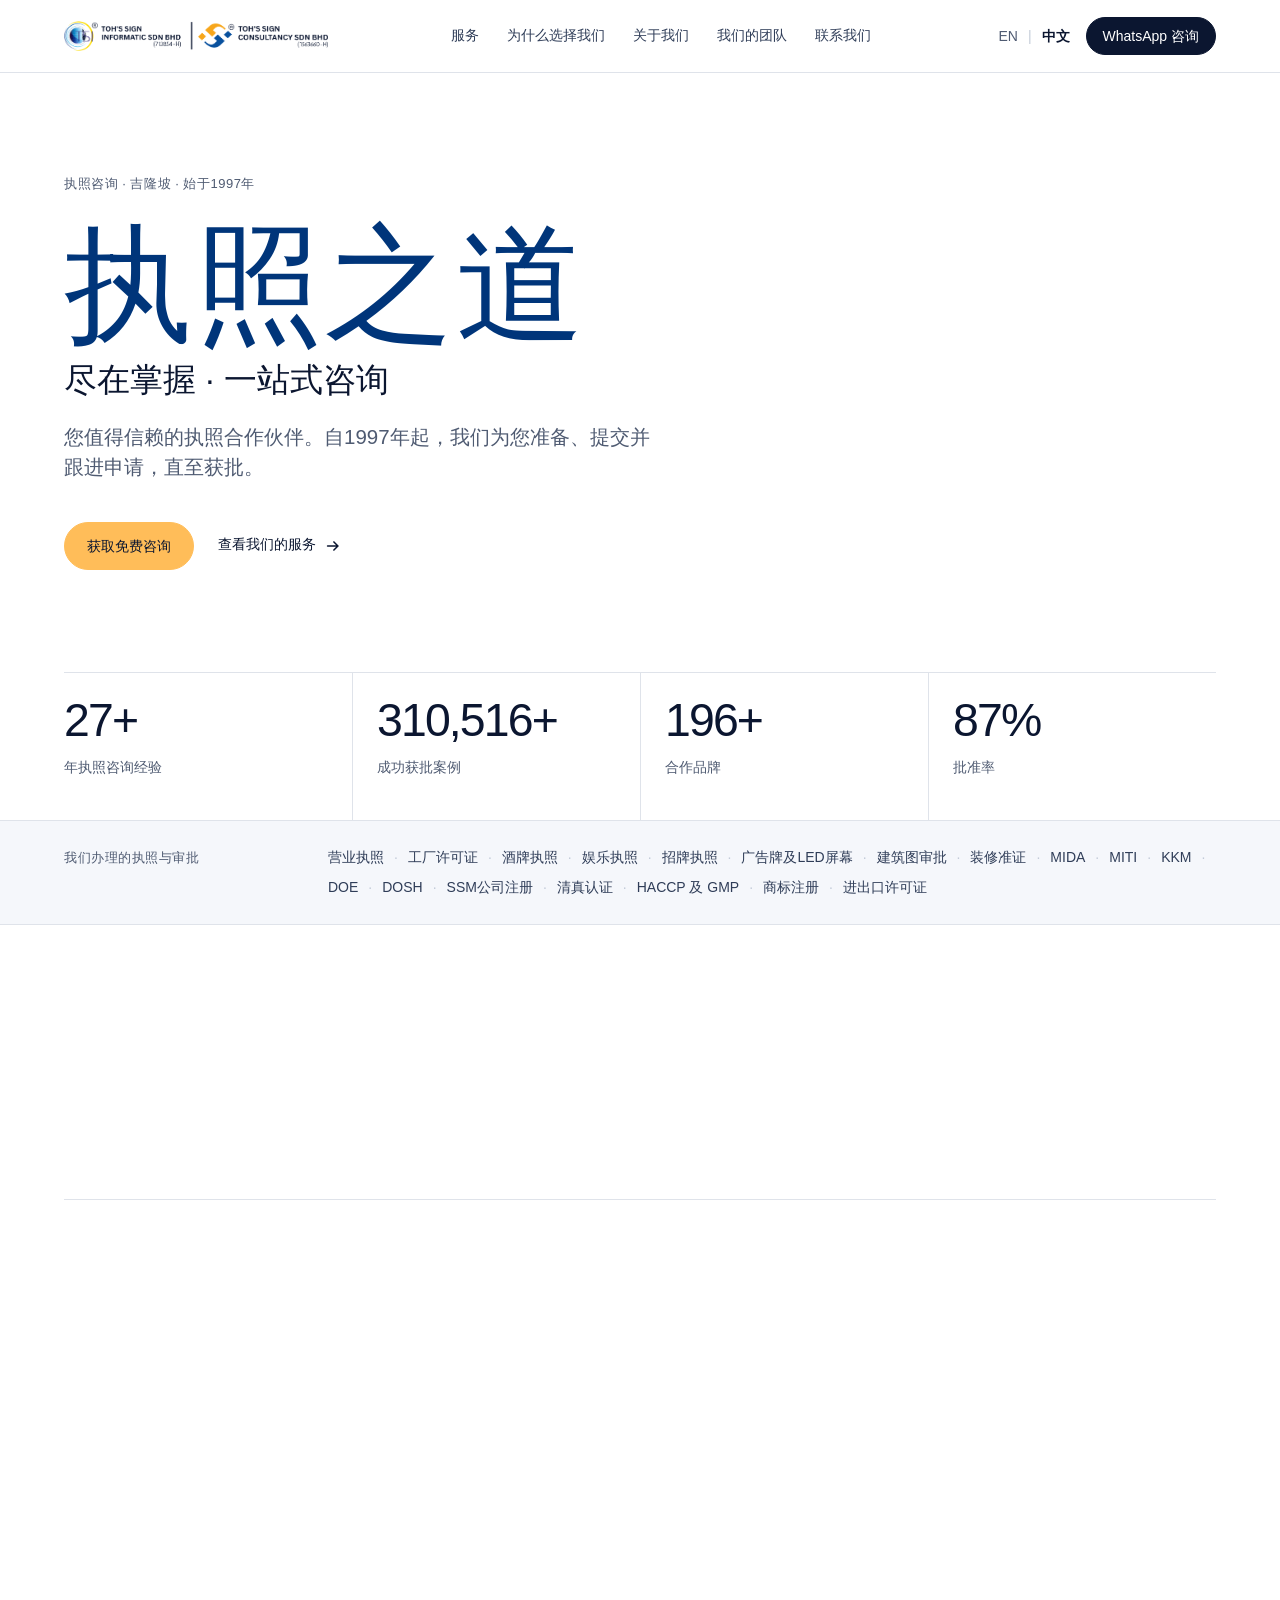
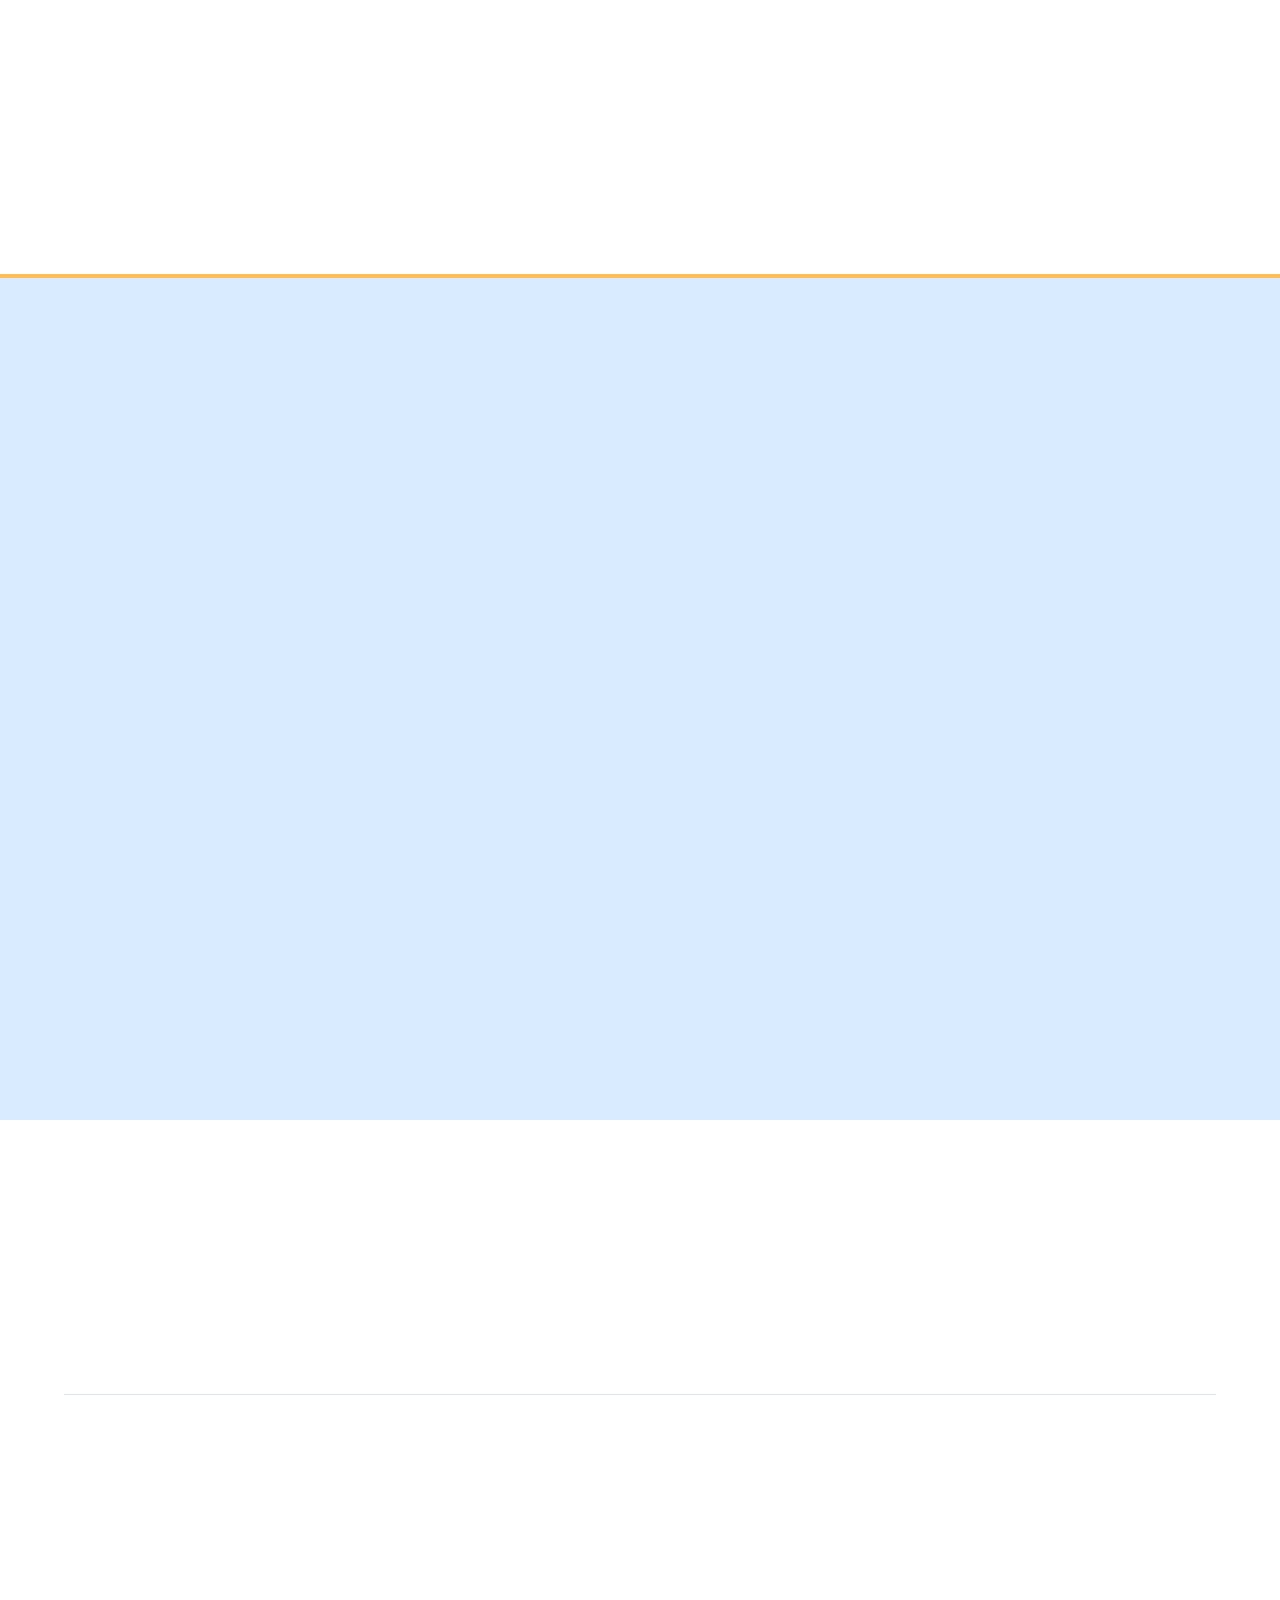
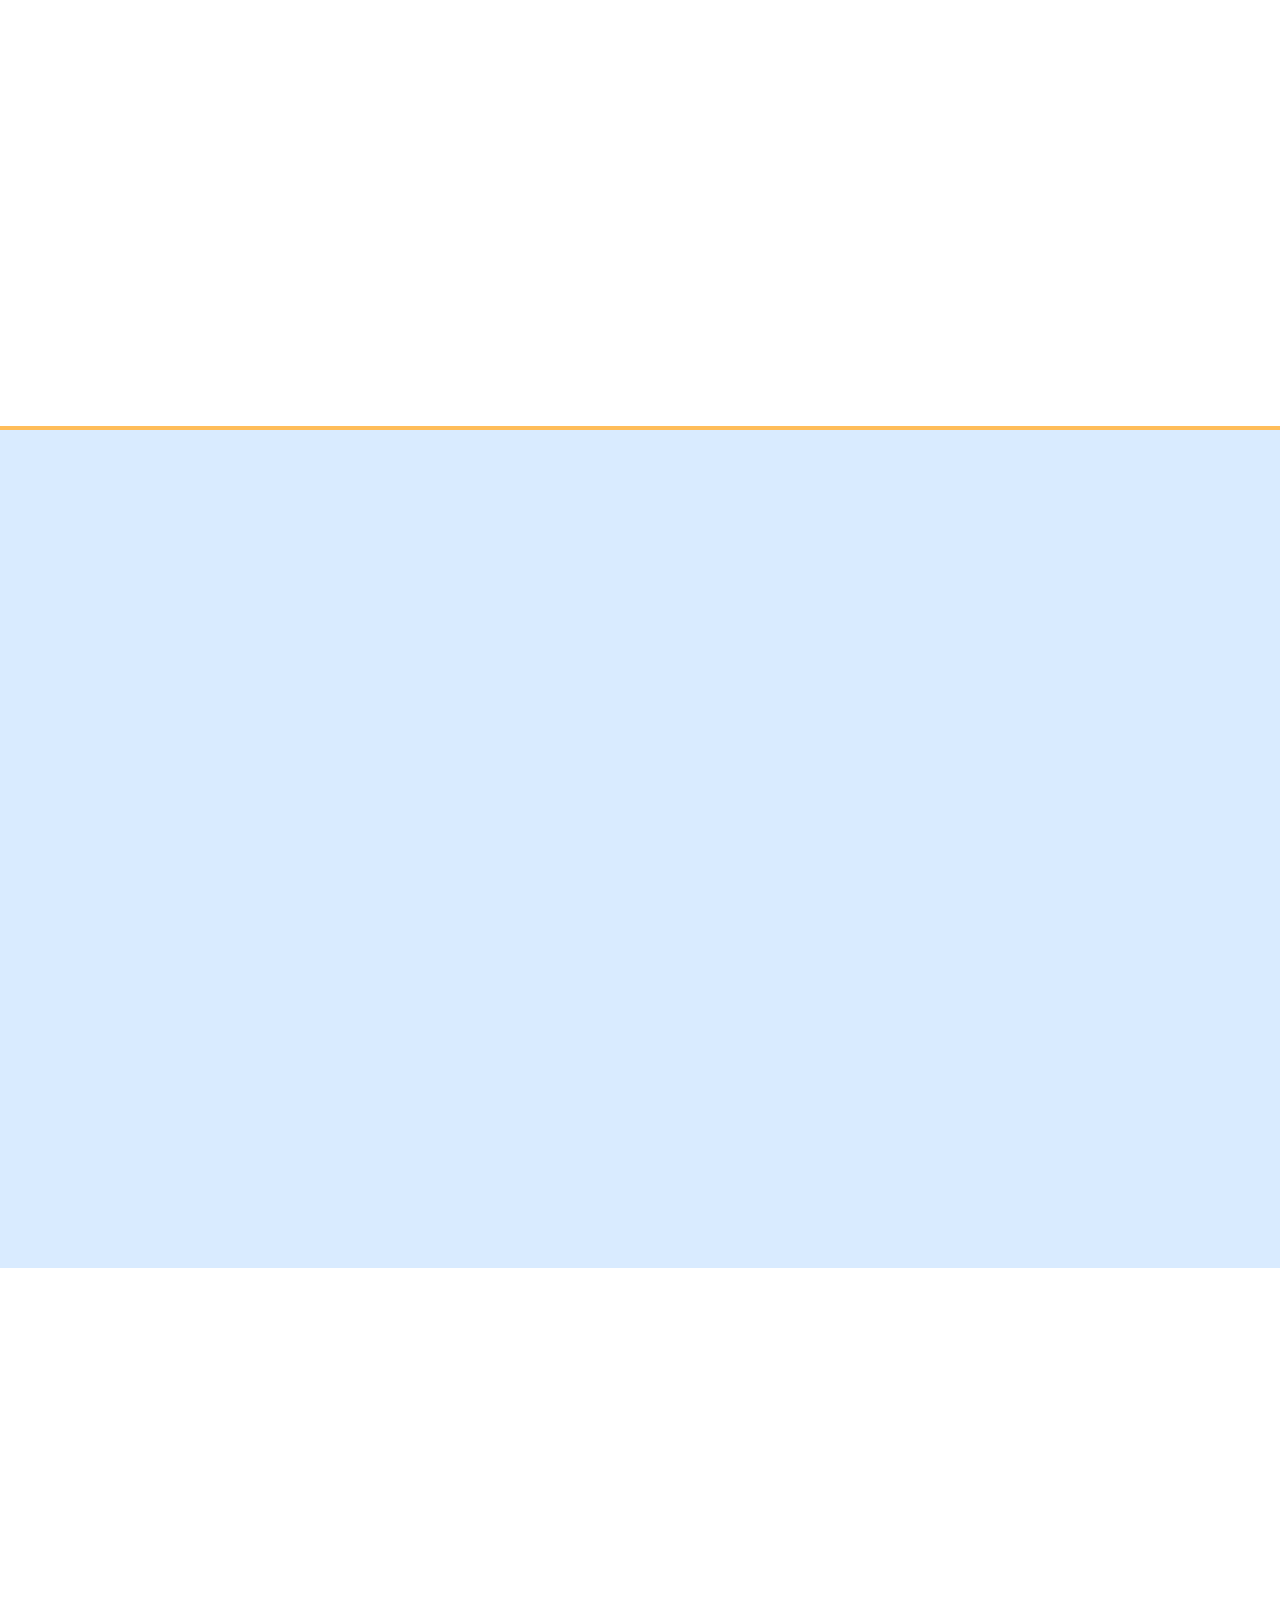
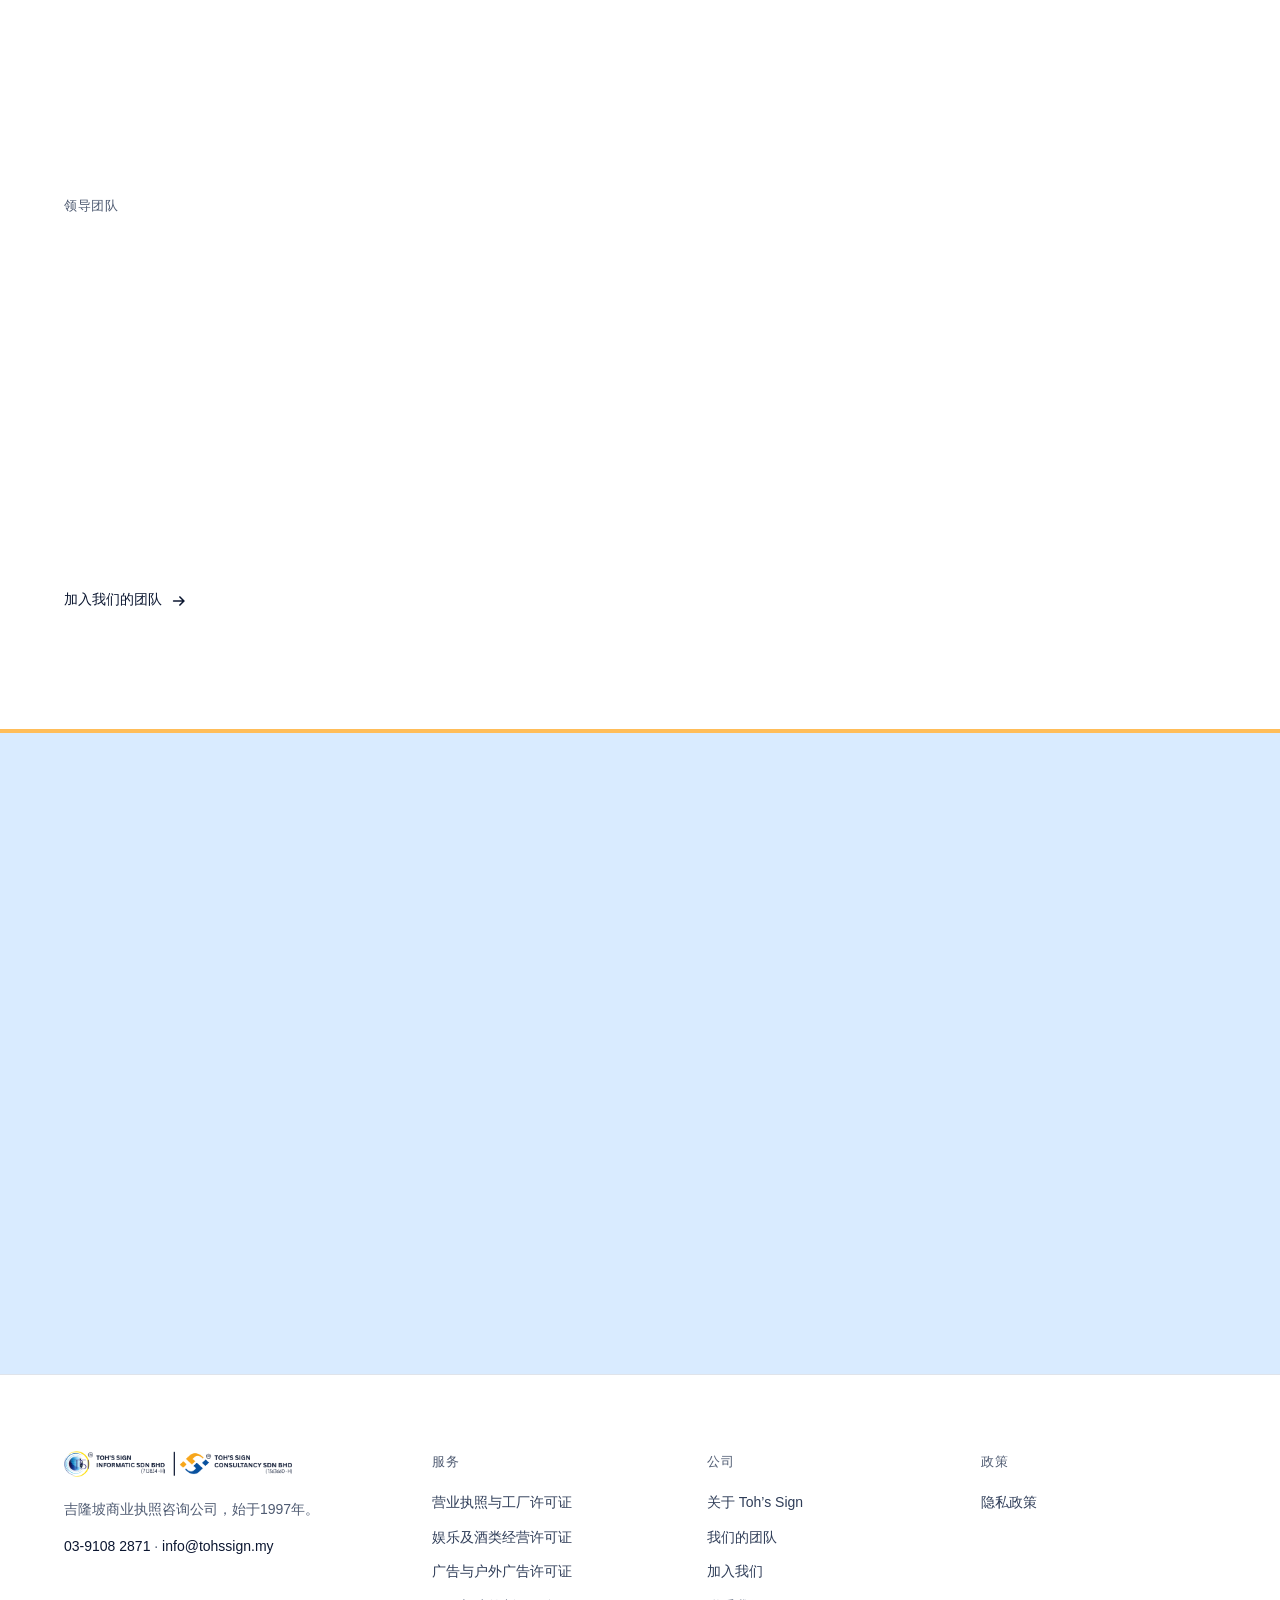
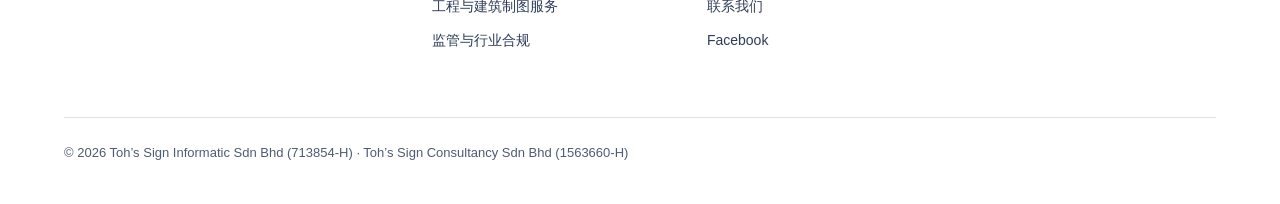
<file: redesign/zh.html>
<!doctype html>
<html lang="zh-Hans" class="no-js">
<head>
  <meta charset="utf-8">
  <meta name="viewport" content="width=device-width, initial-scale=1">
  <title>Toh’s Sign：吉隆坡商业执照咨询，始于1997年</title>
  <meta name="description" content="营业执照、招牌广告及娱乐执照，以及 MIDA、DOSH、DOE 审批，为马来西亚企业一站式全程办理。免费咨询。">
  <!-- Security: only this site and Google Fonts may load anything. -->
  <meta http-equiv="Content-Security-Policy" content="default-src 'self'; script-src 'self'; style-src 'self' https://fonts.googleapis.com; font-src https://fonts.gstatic.com; img-src 'self' data:; connect-src 'self'; object-src 'none'; base-uri 'self'; form-action 'none'; upgrade-insecure-requests">
  <meta name="referrer" content="strict-origin-when-cross-origin">
  <meta name="theme-color" content="#ffffff">
  <!-- Temporary preview: keep search engines away. Remove when this goes live on tohssign.com. -->
  <meta name="robots" content="noindex, nofollow">
  <link rel="alternate" hreflang="en" href="./">
  <link rel="alternate" hreflang="zh-Hans" href="zh.html">
  <script src="head.js?v=1"></script>
  <link rel="preconnect" href="https://fonts.googleapis.com">
  <link rel="preconnect" href="https://fonts.gstatic.com" crossorigin>
  <link href="https://fonts.googleapis.com/css2?family=Plus+Jakarta+Sans:wght@400;500;600&display=swap" rel="stylesheet">
  <link rel="stylesheet" href="styles.css?v=46">
</head>
<body>
  <a class="skip" href="#main">跳至内容</a>

  <!-- Masthead: logo left, section links, then language and the one action. -->
  <header class="mast">
    <div class="container mast-row">
      <a class="logo" href="zh.html" aria-label="Toh’s Sign 首页">
        <img src="assets/images/logo.png" width="1283" height="146"
             alt="Toh’s Sign Informatic Sdn Bhd 与 Toh’s Sign Consultancy Sdn Bhd">
      </a>
      <nav class="mast-nav" aria-label="主菜单">
        <button class="menu-toggle" type="button" aria-expanded="false" aria-controls="menu" data-open="菜单" data-close="关闭">菜单</button>
        <ul id="menu" class="menu">
          <li><a href="#services">服务</a></li>
          <li><a href="#why">为什么选择我们</a></li>
          <li><a href="#about">关于我们</a></li>
          <li><a href="team-zh.html">我们的团队</a></li>
          <li><a href="#contact">联系我们</a></li>
        </ul>
      </nav>
      <div class="mast-actions">
        <nav class="lang" aria-label="语言 Language"><a href="./" lang="en" hreflang="en">EN</a><span aria-hidden="true">|</span><a href="zh.html" lang="zh-Hans" hreflang="zh-Hans" aria-current="page">中文</a></nav>
        <a class="btn btn-sm btn-ink mast-wa" href="https://wa.me/60164397178?text=%E6%82%A8%E5%A5%BD%20Toh%E2%80%99s%20Sign%EF%BC%8C%E6%88%91%E6%83%B3%E9%A2%84%E7%BA%A6%E5%85%8D%E8%B4%B9%E7%9A%84%E6%89%A7%E7%85%A7%E5%92%A8%E8%AF%A2%E3%80%82" rel="noopener" target="_blank">WhatsApp 咨询</a>
      </div>
    </div>
    <span class="mast-progress" aria-hidden="true"></span>
  </header>

  <main id="main">
    <section class="hero" aria-labelledby="hero-title">
      <div class="container hero-grid">
        <div class="hero-main">
          <p class="eyebrow hero-eyebrow">执照咨询 · 吉隆坡 · 始于1997年</p>
          <h1 id="hero-title" class="hero-title"><span class="line"><span class="hero-title-main">执照之道</span></span> <span class="line"><span class="hero-title-sub">尽在掌握 · 一站式咨询</span></span></h1>
          <p class="lead hero-lead">您值得信赖的执照合作伙伴。自1997年起，我们为您准备、提交并跟进申请，直至获批。</p>
          <div class="hero-actions">
            <a class="btn btn-primary" href="https://wa.me/60164397178?text=%E6%82%A8%E5%A5%BD%20Toh%E2%80%99s%20Sign%EF%BC%8C%E6%88%91%E6%83%B3%E9%A2%84%E7%BA%A6%E5%85%8D%E8%B4%B9%E7%9A%84%E6%89%A7%E7%85%A7%E5%92%A8%E8%AF%A2%E3%80%82" rel="noopener" target="_blank">获取免费咨询</a>
            <a class="link-arrow" href="#services"><span>查看我们的服务</span><svg class="ico" viewBox="0 0 20 20" aria-hidden="true" focusable="false"><path d="M4 10h11M11 5.5 15.5 10 11 14.5"/></svg></a>
          </div>
        </div>
      </div>

      <div class="container">
        <h2 class="visually-hidden">我们的成绩</h2>
        <dl class="figures">
          <div class="figure"><dd class="num">28+</dd><dt>年执照咨询经验</dt></div>
          <div class="figure"><dd class="num">317,388+</dd><dt>成功获批案例</dt></div>
          <div class="figure"><dd class="num">200+</dd><dt>合作品牌</dt></div>
          <div class="figure"><dd class="num">89%</dd><dt>批准率</dt></div>
        </dl>
      </div>
    </section>

    <section class="scope" aria-labelledby="scope-title">
      <div class="container scope-row">
        <h2 id="scope-title" class="eyebrow">我们办理的执照与审批</h2>
        <ul class="scope-list"><li>营业执照</li><li>工厂许可证</li><li>酒牌执照</li><li>娱乐执照</li><li>招牌执照</li><li>广告牌及LED屏幕</li><li>建筑图审批</li><li>装修准证</li><li>MIDA</li><li>MITI</li><li>KKM</li><li>DOE</li><li>DOSH</li><li>SSM公司注册</li><li>清真认证</li><li>HACCP 及 GMP</li><li>商标注册</li><li>进出口许可证</li></ul>
      </div>
    </section>

    <section id="services" class="section" aria-labelledby="services-title">
      <div class="container">
        <header class="sec-head">
          <p class="sec-no num" aria-hidden="true">01</p>
          <h2 id="services-title">我们的服务</h2>
          <p class="lead">专属顾问从初步评估到最终获批，全程负责您的申请。</p>
        </header>

        <ol class="licenses">
          <li class="license" id="lic-business">
            <span class="license-no num" aria-hidden="true">01</span>
            <h3 class="license-name">营业执照与工厂许可证</h3>
            <p class="license-covers">适用于商铺、办公场所、零售店及工业厂房运营。</p>
            <a class="license-ask" rel="noopener" target="_blank" href="https://wa.me/60164397178?text=%E6%82%A8%E5%A5%BD%EF%BC%8C%E6%88%91%E6%83%B3%E5%92%A8%E8%AF%A2%E8%90%A5%E4%B8%9A%E6%89%A7%E7%85%A7%E7%9A%84%E7%94%B3%E8%AF%B7%E3%80%82"><span>咨询<span class="visually-hidden">营业执照</span></span><svg class="ico" viewBox="0 0 20 20" aria-hidden="true" focusable="false"><path d="M4 10h11M11 5.5 15.5 10 11 14.5"/></svg></a>
          </li>
          <li class="license" id="lic-entertainment">
            <span class="license-no num" aria-hidden="true">02</span>
            <h3 class="license-name">娱乐及酒类经营许可证</h3>
            <p class="license-covers">酒牌执照、现场音乐、公共娱乐及活动方案的法律审批。</p>
            <a class="license-ask" rel="noopener" target="_blank" href="https://wa.me/60164397178?text=%E6%82%A8%E5%A5%BD%EF%BC%8C%E6%88%91%E6%83%B3%E5%92%A8%E8%AF%A2%E5%A8%B1%E4%B9%90%E5%8F%8A%E9%85%92%E7%B1%BB%E7%BB%8F%E8%90%A5%E8%AE%B8%E5%8F%AF%E8%AF%81%E7%9A%84%E7%94%B3%E8%AF%B7%E3%80%82"><span>咨询<span class="visually-hidden">娱乐及酒类许可证</span></span><svg class="ico" viewBox="0 0 20 20" aria-hidden="true" focusable="false"><path d="M4 10h11M11 5.5 15.5 10 11 14.5"/></svg></a>
          </li>
          <li class="license" id="lic-advertisement">
            <span class="license-no num" aria-hidden="true">03</span>
            <h3 class="license-name">广告与户外广告许可证</h3>
            <p class="license-covers">招牌、广告牌、LED屏幕、立柱式广告牌及道路封闭许可。</p>
            <a class="license-ask" rel="noopener" target="_blank" href="https://wa.me/60164397178?text=%E6%82%A8%E5%A5%BD%EF%BC%8C%E6%88%91%E6%83%B3%E5%92%A8%E8%AF%A2%E5%B9%BF%E5%91%8A%E4%B8%8E%E6%88%B7%E5%A4%96%E5%B9%BF%E5%91%8A%E8%AE%B8%E5%8F%AF%E8%AF%81%E7%9A%84%E7%94%B3%E8%AF%B7%E3%80%82"><span>咨询<span class="visually-hidden">广告许可证</span></span><svg class="ico" viewBox="0 0 20 20" aria-hidden="true" focusable="false"><path d="M4 10h11M11 5.5 15.5 10 11 14.5"/></svg></a>
          </li>
          <li class="license" id="lic-engineering">
            <span class="license-no num" aria-hidden="true">04</span>
            <h3 class="license-name">工程与建筑制图服务</h3>
            <p class="license-covers">翻新、扩建、夹层、隔断、遮阳篷、坡道及排风系统图纸；招牌、广告牌及LED屏幕结构图；以及土地权属转换。</p>
            <a class="license-ask" rel="noopener" target="_blank" href="https://wa.me/60164397178?text=%E6%82%A8%E5%A5%BD%EF%BC%8C%E6%88%91%E6%83%B3%E5%92%A8%E8%AF%A2%E5%B7%A5%E7%A8%8B%E4%B8%8E%E5%BB%BA%E7%AD%91%E5%88%B6%E5%9B%BE%E7%9A%84%E5%AE%A1%E6%89%B9%E3%80%82"><span>咨询<span class="visually-hidden">工程与建筑制图</span></span><svg class="ico" viewBox="0 0 20 20" aria-hidden="true" focusable="false"><path d="M4 10h11M11 5.5 15.5 10 11 14.5"/></svg></a>
          </li>
          <li class="license" id="lic-other">
            <span class="license-no num" aria-hidden="true">05</span>
            <h3 class="license-name">监管与行业合规</h3>
            <p class="license-covers">SSM公司注册；MITI、MIDA、MOH（KKM）、DOE 及 DOSH 审批；进出口许可证；商标注册；以及清真（HALAL）、HACCP、GMP 和 MESTI 认证。</p>
            <a class="license-ask" rel="noopener" target="_blank" href="https://wa.me/60164397178?text=%E6%82%A8%E5%A5%BD%EF%BC%8C%E6%88%91%E6%83%B3%E5%92%A8%E8%AF%A2%E7%9B%91%E7%AE%A1%E4%B8%8E%E8%A1%8C%E4%B8%9A%E5%90%88%E8%A7%84%E4%BA%8B%E5%AE%9C%EF%BC%88%E5%A6%82%20MIDA%E3%80%81DOE%E3%80%81DOSH%E3%80%81KKM%EF%BC%89%E3%80%82"><span>咨询<span class="visually-hidden">监管与行业合规</span></span><svg class="ico" viewBox="0 0 20 20" aria-hidden="true" focusable="false"><path d="M4 10h11M11 5.5 15.5 10 11 14.5"/></svg></a>
          </li>
        </ol>
      </div>
    </section>

    <section id="why" class="section section-tint" aria-labelledby="why-title">
      <div class="container">
        <header class="sec-head">
          <p class="sec-no num" aria-hidden="true">02</p>
          <h2 id="why-title">我们对每位客户的承诺</h2>
          <p class="lead">从评估到续期，流程透明、风险可控。</p>
        </header>
        <dl class="why-grid">
          <div class="why-item"><dt><span class="why-no num" aria-hidden="true">01</span><span>首次咨询免费</span></dt><dd>免费评估您的情况，在您决定之前，坦白告诉您是否符合资格。</dd></div>
          <div class="why-item"><dt><span class="why-no num" aria-hidden="true">02</span><span>先评估，再提交</span></dt><dd>提交前先评估审批通过率，确保申请从第一天起就符合规定。</dd></div>
          <div class="why-item"><dt><span class="why-no num" aria-hidden="true">03</span><span>一位顾问，全程负责</span></dt><dd>同一位顾问从头到尾跟进您的案件，并通过 WhatsApp 随时汇报进度。</dd></div>
          <div class="why-item"><dt><span class="why-no num" aria-hidden="true">04</span><span>为您的执照量身准备文件</span></dt><dd>每份申请均根据您的执照类别和行业专门准备。</dd></div>
          <div class="why-item"><dt><span class="why-no num" aria-hidden="true">05</span><span>问题提早指出</span></dt><dd>提交前指出潜在障碍，避免被拒和重新提交。</dd></div>
          <div class="why-item"><dt><span class="why-no num" aria-hidden="true">06</span><span>续期我们帮您记着</span></dt><dd>执照获批后，我们为您跟进续期日期与合规事项。</dd></div>
        </dl>
        <p class="sec-cta"><a class="btn" href="https://wa.me/60164397178?text=%E6%82%A8%E5%A5%BD%20Toh%E2%80%99s%20Sign%EF%BC%8C%E6%88%91%E6%83%B3%E4%B8%BA%E6%88%91%E7%9A%84%E6%89%A7%E7%85%A7%E7%94%B3%E8%AF%B7%E5%81%9A%E4%B8%80%E6%AC%A1%E5%85%8D%E8%B4%B9%E7%9A%84%E5%8F%AF%E8%A1%8C%E6%80%A7%E8%AF%84%E4%BC%B0%E3%80%82" rel="noopener" target="_blank">申请可行性评估</a></p>
      </div>
    </section>

    <section class="section clients" aria-labelledby="clients-title">
      <div class="container">
        <header class="sec-head">
          <p class="sec-no num" aria-hidden="true">03</p>
          <h2 id="clients-title">部分客户</h2>
          <p class="lead">超过200个零售、餐饮、金融及制造业品牌，信赖我们办理执照。</p>
        </header>
        <div class="client-groups">
          <section class="client-group" aria-labelledby="cg-luxury">
            <h3 id="cg-luxury" class="eyebrow">奢侈品与珠宝</h3>
            <ul class="logos">
              <li><img src="assets/clients/dior.jpg" width="382" height="108" alt="Dior" loading="lazy"></li>
              <li><img src="assets/clients/chanel.jpg" width="378" height="242" alt="Chanel" loading="lazy"></li>
              <li><img src="assets/clients/tiffany.jpg" width="358" height="45" alt="Tiffany &amp; Co." loading="lazy"></li>
              <li><img src="assets/clients/chow-tai-fook.jpg" width="331" height="190" alt="周大福 Chow Tai Fook" loading="lazy"></li>
            </ul>
          </section>
          <section class="client-group" aria-labelledby="cg-retail">
            <h3 id="cg-retail" class="eyebrow">零售与生活</h3>
            <ul class="logos">
              <li><img src="assets/clients/muji.jpg" width="362" height="243" alt="Muji 无印良品" loading="lazy"></li>
              <li><img src="assets/clients/hm.jpg" width="385" height="255" alt="H&amp;M" loading="lazy"></li>
              <li><img src="assets/clients/adidas.jpg" width="344" height="229" alt="adidas" loading="lazy"></li>
            </ul>
          </section>
          <section class="client-group" aria-labelledby="cg-food">
            <h3 id="cg-food" class="eyebrow">餐饮</h3>
            <ul class="logos">
              <li><img src="assets/clients/haidilao.jpg" width="346" height="336" alt="海底捞火锅 Haidilao" loading="lazy"></li>
              <li><img src="assets/clients/zus-coffee.jpg" width="207" height="332" alt="ZUS Coffee" loading="lazy"></li>
            </ul>
          </section>
          <section class="client-group" aria-labelledby="cg-finance">
            <h3 id="cg-finance" class="eyebrow">银行与制造业</h3>
            <ul class="logos">
              <li><img src="assets/clients/hsbc.jpg" width="336" height="214" alt="汇丰银行 HSBC" loading="lazy"></li>
              <li><img src="assets/clients/alliance-bank.jpg" width="268" height="318" alt="Alliance Bank" loading="lazy"></li>
              <li><img src="assets/clients/top-glove.jpg" width="396" height="128" alt="Top Glove" loading="lazy"></li>
            </ul>
          </section>
        </div>
      </div>
    </section>

    <section id="about" class="section section-tint" aria-labelledby="about-title">
      <div class="container">
        <header class="sec-head">
          <p class="sec-no num" aria-hidden="true">04</p>
          <h2 id="about-title">关于 Toh’s Sign</h2>
          <p class="lead">Toh’s Sign 由 CK Toh 于1997年创办，凭借数十年的经验，高效解决各类执照申请难题，确保企业运营顺畅。</p>
        </header>
        <div class="about-grid">
          <div class="about-text">
            <p>其子公司 Toh’s Sign Consultancy Sdn Bhd 专注处理复杂的执照事务，包括工程/建筑图审批、卫生部（KKM）、旅游、艺术及文化部（MOTAC）、马来西亚投资发展局（MIDA）以及各类行业认证，为每位客户提供量身定制的解决方案。</p>
            <p>我们坚信，卓越的团队能创造非凡的成就。我们以专业能力、团队协作和创新精神培养和留住人才，营造包容且互相支持的工作环境。</p>
          </div>
          <dl class="about-facts">
            <div><dt>愿景</dt><dd>成为马来西亚领先的一站式执照咨询公司。</dd></div>
            <div><dt>使命</dt><dd>提供从咨询到许可证交付的一站式解决方案，以客户为中心，反应迅速，服务优质。</dd></div>
            <div><dt>承诺</dt><dd>我们只承诺力所能及之事，提供直接、快捷、可靠且省心的解决方案。</dd></div>
            <div><dt>企业社会责任</dt><dd>助力企业合规运营，关怀社区，促进员工成长，并始终秉持诚信原则。</dd></div>
          </dl>
        </div>
      </div>
    </section>

    <section id="team" class="section" aria-labelledby="team-title">
      <div class="container">
        <header class="sec-head">
          <p class="sec-no num" aria-hidden="true">05</p>
          <h2 id="team-title">集团与领导团队</h2>
          <p class="lead">两家公司，一个团队。认识带领我们的人。</p>
        </header>
        <ul class="group">
          <li class="group-co">
            <img class="group-mark" src="assets/images/mark-informatic.png" width="192" height="192" alt="" loading="lazy">
            <div>
              <p class="eyebrow">创立于1997年</p>
              <p class="group-name">Toh’s Sign Informatic Sdn Bhd <span class="group-reg num">713854-H</span></p>
              <p class="group-role">由 CK Toh 于1997年创办，办理营业、广告及娱乐执照。</p>
            </div>
          </li>
          <li class="group-co">
            <img class="group-mark" src="assets/images/mark-consultancy.png" width="192" height="192" alt="" loading="lazy">
            <div>
              <p class="eyebrow">子公司</p>
              <p class="group-name">Toh’s Sign Consultancy Sdn Bhd <span class="group-reg num">1563660-H</span></p>
              <p class="group-role">子公司，专门处理复杂事务：工程及建筑图审批、卫生部（KKM）、MOTAC、MIDA 及各类行业认证。</p>
            </div>
          </li>
        </ul>
        <h3 class="eyebrow team-sub">领导团队</h3>
        <ul class="people">
          <li class="person"><div class="person-photo"><img src="assets/team/ck-toh.jpg" width="480" height="797" alt="CK Toh" loading="lazy"></div><p class="person-name">CK Toh</p><p class="person-role">总裁兼人力资源</p></li>
          <li class="person"><div class="person-photo"><img src="assets/team/may-lee.jpg" width="480" height="797" alt="May Lee" loading="lazy"></div><p class="person-name">May Lee</p><p class="person-role">总经理</p></li>
          <li class="person"><div class="person-photo"><img src="assets/team/chloe.jpg" width="480" height="797" alt="Chloe" loading="lazy"></div><p class="person-name">Chloe</p><p class="person-role">客户经理</p></li>
          <li class="person"><div class="person-photo"><img src="assets/team/pecky.jpg" width="480" height="797" alt="Pecky" loading="lazy"></div><p class="person-name">Pecky</p><p class="person-role">行政顾问</p></li>
          <li class="person"><div class="person-photo"><img src="assets/team/mahe-v.jpg" width="480" height="797" alt="Mahe.V" loading="lazy"></div><p class="person-name">Mahe.V</p><p class="person-role">行政运营经理</p></li>
          <li class="person"><div class="person-photo"><img src="assets/team/azir.jpg" width="480" height="797" alt="Azir" loading="lazy"></div><p class="person-name">Azir</p><p class="person-role">联络经理</p></li>
        </ul>
        <p class="sec-cta"><a class="link-arrow" href="careers-zh.html"><span>加入我们的团队</span><svg class="ico" viewBox="0 0 20 20" aria-hidden="true" focusable="false"><path d="M4 10h11M11 5.5 15.5 10 11 14.5"/></svg></a></p>
      </div>
    </section>

    <section id="contact" class="section section-tint" aria-labelledby="contact-title">
      <div class="container">
        <header class="sec-head">
          <p class="sec-no num" aria-hidden="true">06</p>
          <h2 id="contact-title">联系我们</h2>
          <p class="lead">首次咨询免费。</p>
        </header>
        <div class="contact-grid">
          <div class="contact-info">
            <ul class="contact-lines">
              <li><a class="contact-line" href="https://wa.me/60164397178?text=%E6%82%A8%E5%A5%BD%20Toh%E2%80%99s%20Sign%EF%BC%8C%E6%88%91%E6%83%B3%E9%A2%84%E7%BA%A6%E5%85%8D%E8%B4%B9%E7%9A%84%E6%89%A7%E7%85%A7%E5%92%A8%E8%AF%A2%E3%80%82" rel="noopener" target="_blank"><span class="contact-label">WhatsApp</span><span class="contact-value num">016-439 7178</span><svg class="ico" viewBox="0 0 20 20" aria-hidden="true" focusable="false"><path d="M4 10h11M11 5.5 15.5 10 11 14.5"/></svg></a></li>
              <li><a class="contact-line" href="tel:+60391082871"><span class="contact-label">致电</span><span class="contact-value num">03-9108 2871</span><svg class="ico" viewBox="0 0 20 20" aria-hidden="true" focusable="false"><path d="M4 10h11M11 5.5 15.5 10 11 14.5"/></svg></a></li>
              <li><a class="contact-line" href="mailto:info@tohssign.my"><span class="contact-label">电子邮件</span><span class="contact-value">info@tohssign.my</span><svg class="ico" viewBox="0 0 20 20" aria-hidden="true" focusable="false"><path d="M4 10h11M11 5.5 15.5 10 11 14.5"/></svg></a></li>
            </ul>
          </div>
          <div class="office">
              <h3 class="eyebrow">欢迎莅临我们的办公室</h3>
              <address lang="en">
                B-2-5, B-3-5, B-4-5 &amp; B-5-5,<br>
                Centre Point Medan, Jln 3/144a,<br>
                Taman Connaught, 56000 Cheras,<br>
                Kuala Lumpur
              </address>
              <dl class="hours" aria-label="营业时间">
                <div><dt>星期一至星期五</dt><dd class="num">上午 8:30 至下午 6:00</dd></div>
                <div><dt>星期六及星期日</dt><dd>休息</dd></div>
              </dl>
          </div>
        </div>
      </div>
    </section>
  </main>

  <footer class="foot">
    <div class="container">
      <div class="foot-grid">
        <div class="foot-brand">
          <img class="foot-logo" src="assets/images/logo.png" width="1283" height="146" alt="Toh’s Sign" loading="lazy">
          <p>吉隆坡商业执照咨询公司，始于1997年。</p>
          <p class="foot-contact"><a class="num" href="tel:+60391082871">03-9108 2871</a> · <a href="mailto:info@tohssign.my">info@tohssign.my</a></p>
        </div>
        <nav aria-labelledby="ft-services"><p id="ft-services" class="foot-title">服务</p><ul class="foot-list">
          <li><a href="#lic-business">营业执照与工厂许可证</a></li>
          <li><a href="#lic-entertainment">娱乐及酒类经营许可证</a></li>
          <li><a href="#lic-advertisement">广告与户外广告许可证</a></li>
          <li><a href="#lic-engineering">工程与建筑制图服务</a></li>
          <li><a href="#lic-other">监管与行业合规</a></li>
        </ul></nav>
        <nav aria-labelledby="ft-company"><p id="ft-company" class="foot-title">公司</p><ul class="foot-list">
          <li><a href="#about">关于 Toh’s Sign</a></li>
          <li><a href="team-zh.html">我们的团队</a></li>
          <li><a href="careers-zh.html">加入我们</a></li>
          <li><a href="#contact">联系我们</a></li>
          <li><a href="https://www.facebook.com/tohssignlicense.my" rel="noopener" target="_blank">Facebook</a></li>
        </ul></nav>
        <nav aria-labelledby="ft-help"><p id="ft-help" class="foot-title">政策</p><ul class="foot-list">
          <li><a href="privacy-zh.html">隐私政策</a></li>
        </ul></nav>
      </div>
      <p class="foot-legal">© 2026 Toh’s Sign Informatic Sdn Bhd (713854-H) · Toh’s Sign Consultancy Sdn Bhd (1563660-H)</p>
    </div>
  </footer>


  <script src="main.js?v=32" defer></script>
</body>
</html>
</file>
<file: redesign/v4.css>
/* Version 4: Modern Obsidian. Strict monochrome; the Toh’s Sign mark carries the identity. */
:root {
  --bg: #f7f9fc;
  --white: #0b1f3f;
  --navy: #00357a;
  --amber: #ffbd59;
  --silver: #1c2b45;
  --muted: rgba(28, 43, 69, .68);
  --faint: rgba(28, 43, 69, .48);
  --line: rgba(0, 53, 122, .08);
  --line-2: rgba(0, 53, 122, .1);
  --grad: linear-gradient(135deg, #00357a 0%, #2f6fcf 100%);
  --ease: cubic-bezier(.16, 1, .3, 1);
  --w: 92vw;
  --serif: 'DM Serif Display', Georgia, serif;
  --mono: 'Geist Mono', ui-monospace, 'SFMono-Regular', Consolas, monospace;
  --sans: 'Inter', system-ui, sans-serif;
  color-scheme: light;
}

*, *::before, *::after { box-sizing: border-box; }
html { scroll-behavior: smooth; -webkit-text-size-adjust: 100%; }
@media (prefers-reduced-motion: reduce) { html { scroll-behavior: auto; } }
body {
  margin: 0; background: var(--bg); color: var(--silver);
  font: 300 16px/1.6 var(--sans); overflow-x: hidden;
  -webkit-font-smoothing: antialiased;
}
/* Fractal noise over everything, for depth without colour. */
body::before {
  content: ""; position: fixed; inset: 0; z-index: 100; pointer-events: none; opacity: .05;
  background-image: url("data:image/svg+xml,%3Csvg xmlns='http://www.w3.org/2000/svg' width='200' height='200'%3E%3Cfilter id='n'%3E%3CfeTurbulence type='fractalNoise' baseFrequency='.8' numOctaves='3' stitchTiles='stitch'/%3E%3C/filter%3E%3Crect width='100%25' height='100%25' filter='url(%23n)'/%3E%3C/svg%3E");
}
img, svg { display: block; max-width: 100%; }
a { color: inherit; text-decoration: none; }
h1, h2, h3, p, dl, dd, ol, ul, figure, blockquote { margin: 0; padding: 0; }
ul, ol { list-style: none; }
.defs { position: absolute; width: 0; height: 0; overflow: hidden; }
.visually-hidden { position: absolute !important; width: 1px; height: 1px; overflow: hidden; clip: rect(0 0 0 0); white-space: nowrap; }
.skip { position: absolute; left: 1rem; top: -4rem; z-index: 200; background: var(--white); color: #fff; padding: .6rem 1rem; font: 500 12px var(--mono); }
.skip:focus { top: 1rem; }
:focus-visible { outline: 1px solid var(--white); outline-offset: 3px; }

/* ---------- Type ---------- */
h1, h2, h3 { font-family: var(--serif); font-style: italic; font-weight: 400; letter-spacing: -.02em; color: var(--white); }
em { font-style: italic; }
.silver { background: var(--grad); -webkit-background-clip: text; background-clip: text; color: transparent; padding-right: .08em; }
.label {
  font: 400 11px/1.4 var(--mono); letter-spacing: .25em; text-transform: uppercase; color: var(--muted);
  display: flex; align-items: center; gap: .9em; flex-wrap: wrap;
}
.label span { opacity: .35; }
.center { justify-content: center; text-align: center; }
.glass { background: rgba(0, 53, 122, .02); backdrop-filter: blur(24px); -webkit-backdrop-filter: blur(24px); border: 1px solid var(--line); }

/* ---------- Buttons ---------- */
.btn-silver, .btn-solid, .btn-ghost {
  display: inline-flex; align-items: center; justify-content: center; gap: .6em;
  font: 700 12px/1 var(--mono); letter-spacing: .2em; text-transform: uppercase;
  border-radius: .75rem; padding: 1.1rem 1.6rem; border: 0; cursor: pointer;
  transition: transform .4s var(--ease), box-shadow .4s var(--ease), background .3s, color .3s;
}
.btn-silver { background: var(--amber); color: var(--white); }
.btn-silver:hover { transform: translateY(-1px); background: #ffb03a; box-shadow: 0 0 24px rgba(255, 189, 89, .45); }
.btn-solid { background: var(--navy); color: #fff; padding: .8rem 1.2rem; border-radius: .5rem; }
.btn-solid:hover { transform: translateY(-1px); box-shadow: 0 0 20px rgba(0, 53, 122, .15); }
.btn-ghost { color: var(--white); border: 1px solid var(--line-2); background: rgba(0, 53, 122, .03); font-weight: 400; }
.btn-ghost:hover { border-color: rgba(0, 53, 122, .25); }

/* ---------- Masthead ---------- */
.mast {
  width: var(--w); margin: 0 auto; padding: 2rem 0;
  display: flex; align-items: center; justify-content: space-between; gap: 1rem;
}
.brand { display: inline-flex; align-items: center; gap: .8rem; font: 500 12px var(--mono); letter-spacing: .35em; text-transform: uppercase; color: var(--white); }
.brand-mark { width: 30px; height: 30px; }
.mast-nav { display: none; align-items: center; gap: .75rem; }
.mast-nav ul { display: flex; border: 1px solid var(--line-2); background: rgba(0, 53, 122, .05); border-radius: .6rem; overflow: hidden; }
.mast-nav li + li { border-left: 1px solid var(--line-2); }
.mast-nav ul a { display: block; padding: .8rem 1.1rem; font: 400 11px var(--mono); letter-spacing: .2em; text-transform: uppercase; color: var(--muted); transition: color .3s, background .3s; }
.mast-nav ul a:hover { color: var(--white); background: rgba(0, 53, 122, .04); }
.mast-mobile { font: 400 11px var(--mono); letter-spacing: .25em; text-transform: uppercase; color: var(--white); border-bottom: 1px solid var(--line-2); padding-bottom: .2rem; }
@media (min-width: 900px) { .mast-nav { display: flex; } .mast-mobile { display: none; } }

/* ---------- Hero ---------- */
.hero { width: var(--w); margin: 0 auto; padding: 1rem 0 5rem; }
.hero-frame {
  position: relative; overflow: hidden; text-align: center;
  border-radius: 2rem; border: 1px solid var(--line);
  background: rgba(0, 53, 122, .012);
  padding: clamp(3rem, 9vw, 8rem) 1.25rem clamp(2rem, 5vw, 4rem);
  display: grid; justify-items: center; gap: 2rem;
}
@media (min-width: 768px) { .hero-frame { border-radius: 4rem; } }
.hero-mark {
  position: absolute; z-index: 0; pointer-events: none;
  width: min(120vw, 1100px); left: 50%; top: 50%; transform: translate(-50%, -52%);
  opacity: .3;
}
.hero-mark path { stroke-dasharray: 1; stroke-dashoffset: 0; }
.js .hero-mark path { stroke-dashoffset: 1; animation: draw 3.2s var(--ease) .2s forwards; }
.js .hero-mark g g path { animation-delay: .9s; }
@keyframes draw { to { stroke-dashoffset: 0; } }
.hero-frame > :not(.hero-mark) { position: relative; z-index: 1; }
.hero-title { font-size: clamp(42px, 10vw, 140px); line-height: .85; letter-spacing: -.04em; }
.hero-lead { max-width: 34rem; font-size: clamp(15px, 1.4vw, 18px); color: var(--muted); }
.meta {
  width: 100%; max-width: 60rem; margin-top: 1rem;
  display: grid; grid-template-columns: 1fr; border-top: 1px solid var(--line);
}
.meta div { padding: 1.1rem .5rem; border-bottom: 1px solid var(--line); display: flex; justify-content: space-between; gap: 1rem; font: 400 11px var(--mono); letter-spacing: .2em; text-transform: uppercase; }
.meta dt { color: var(--faint); }
.meta dd { color: var(--silver); text-align: right; }
@media (min-width: 768px) {
  .meta { grid-template-columns: repeat(3, 1fr); border-bottom: 1px solid var(--line); }
  .meta div { border-bottom: 0; flex-direction: column; align-items: center; text-align: center; gap: .5rem; }
  .meta div + div { border-left: 1px solid var(--line); }
  .meta dd { text-align: center; }
}

.capture {
  max-width: 42rem; margin: -2rem auto 0; position: relative; z-index: 2;
  border-radius: 1rem; padding: .5rem; display: flex; flex-direction: column; gap: .5rem;
}
@media (min-width: 640px) { .capture { flex-direction: row; } }
.capture input {
  flex: 1; min-width: 0; background: transparent; border: 0; color: var(--white);
  font: 400 14px var(--mono); letter-spacing: .05em; padding: 1rem 1.1rem;
}
.capture input::placeholder { color: var(--faint); }
.capture input:focus { outline: none; }
.capture:focus-within { border-color: rgba(0, 53, 122, .25); }
.capture-note { justify-content: center; margin-top: 1.25rem; font-size: 10px; color: var(--faint); }

/* ---------- Record: counter + figures ---------- */
.record { width: var(--w); margin: 0 auto; padding: 4rem 0 6rem; display: grid; gap: 2.5rem; }
.clock { display: flex; justify-content: center; align-items: flex-end; gap: clamp(.6rem, 2.5vw, 2rem); }
.clock div { display: grid; justify-items: center; gap: .6rem; }
.clock .label { font-size: 10px; letter-spacing: .35em; color: var(--faint); }
.clock b { font: italic 400 clamp(48px, 10vw, 120px)/.9 var(--serif); color: rgba(0, 53, 122, .9); font-variant-numeric: tabular-nums; letter-spacing: -.02em; }
.clock i { font: italic 400 clamp(48px, 10vw, 120px)/.9 var(--serif); color: rgba(0, 53, 122, .1); }
.figures { display: grid; grid-template-columns: repeat(2, 1fr); border-top: 1px solid var(--line); }
.figures div { padding: 1.5rem 1rem; border-bottom: 1px solid var(--line); display: grid; gap: .5rem; }
.figures div:nth-child(odd) { border-right: 1px solid var(--line); }
.figures dt { font: 400 10px var(--mono); letter-spacing: .25em; text-transform: uppercase; color: var(--faint); order: 2; }
.figures dd { font: italic 400 clamp(28px, 4vw, 48px)/1 var(--serif); color: var(--white); }
@media (min-width: 900px) {
  .figures { grid-template-columns: repeat(4, 1fr); }
  .figures div { border-right: 1px solid var(--line); }
  .figures div:last-child { border-right: 0; }
}

/* ---------- Blocks ---------- */
.block { width: var(--w); margin: 0 auto; padding: clamp(4rem, 9vw, 8rem) 0; }
.block-head { display: grid; gap: 1.5rem; margin-bottom: clamp(2.5rem, 5vw, 4rem); }
.block-head h2 { font-size: clamp(40px, 7vw, 96px); line-height: .9; letter-spacing: -.035em; }
.block-lead { max-width: 36rem; color: var(--muted); font-size: clamp(15px, 1.3vw, 17px); }
.idx-mark { width: 16px; height: 16px; }

/* Bento: a technical grid of hairlines. */
.bento { display: grid; grid-template-columns: 1fr; border-top: 1px solid var(--line-2); border-left: 1px solid var(--line-2); }
@media (min-width: 768px) { .bento { grid-template-columns: repeat(2, 1fr); } }
@media (min-width: 1100px) { .bento { grid-template-columns: repeat(4, 1fr); } .card-wide { grid-column: span 2; } }
.card {
  position: relative; overflow: hidden; display: flex; flex-direction: column; gap: 1.1rem;
  padding: 2rem 1.75rem 1.75rem; min-height: 19rem;
  border-right: 1px solid var(--line-2); border-bottom: 1px solid var(--line-2);
  transition: background .5s var(--ease), border-color .5s var(--ease);
}
.card::after { content: ""; position: absolute; inset: 0; border: 1px solid transparent; pointer-events: none; transition: border-color .5s var(--ease); }
.card:hover { background: rgba(0, 53, 122, .03); }
.card:hover::after { border-color: rgba(0, 53, 122, .2); }
.card .label { font-size: 10px; }
.card h3 { font-size: clamp(30px, 2.6vw, 38px); line-height: 1; }
.card-body { font: 400 12px/1.7 var(--mono); letter-spacing: .04em; color: var(--muted); }
.card-link { margin-top: auto; display: inline-flex; align-items: center; gap: .6rem; font: 400 11px var(--mono); letter-spacing: .25em; text-transform: uppercase; color: var(--white); align-self: flex-start; }
.card-link svg { width: 16px; height: 16px; transition: transform .4s var(--ease); }
.card-link:hover svg { transform: translateX(4px); }

/* Registry card: agencies as small badges, the mark ghosted behind. */
.badges { display: grid; grid-template-columns: repeat(2, 1fr); gap: .9rem 1.5rem; position: relative; z-index: 1; }
@media (min-width: 560px) { .badges { grid-template-columns: repeat(4, 1fr); } }
.badges li { display: flex; align-items: center; gap: .6rem; font: 400 10px var(--mono); letter-spacing: .25em; color: var(--muted); transition: transform .4s var(--ease), color .3s; }
.badges svg { width: 14px; height: 14px; transition: transform .4s var(--ease); }
.badges li:hover { transform: translateX(4px); color: var(--white); }
.badges li:hover svg { transform: scale(1.1); }
.card-ghost { position: absolute; right: -2.5rem; bottom: -3rem; width: 15rem; height: 15rem; opacity: .05; pointer-events: none; }

/* Promise: the two halves of the mark drift apart, then lock as you scroll in. */
.split { display: grid; gap: 3rem; align-items: center; }
@media (min-width: 1000px) { .split { grid-template-columns: 5fr 7fr; gap: 5rem; } }
.split-mark { max-width: 26rem; width: 70%; margin: 0 auto; }
.half { transition: transform 1.6s var(--ease); }
.js .split:not(.is-locked) .half-a { transform: translate(-9px, -9px); }
.js .split:not(.is-locked) .half-b { transform: translate(9px, 9px); }
.promises { display: grid; border-top: 1px solid var(--line); }
@media (min-width: 640px) { .promises { grid-template-columns: repeat(2, 1fr); } .promises li:nth-child(odd) { border-right: 1px solid var(--line); } }
.promises li { padding: 1.75rem 1.5rem 1.75rem 0; border-bottom: 1px solid var(--line); display: grid; gap: .6rem; }
@media (min-width: 640px) { .promises li:nth-child(even) { padding-left: 1.5rem; } }
.promises h3 { font-size: 26px; line-height: 1.05; }
.promises p { font-size: 14px; color: var(--muted); }

/* Clients */
.clients { background: rgba(0, 53, 122, .01); border-block: 1px solid var(--line); padding: clamp(4rem, 9vw, 8rem) 4vw; }
.clients-title { text-align: center; font-size: clamp(40px, 7vw, 96px); line-height: .9; letter-spacing: -.035em; margin-bottom: clamp(2.5rem, 5vw, 4rem); }
.logos { width: 100%; max-width: 72rem; margin: 0 auto; display: grid; grid-template-columns: repeat(3, minmax(0, 1fr)); border-top: 1px solid var(--line); border-left: 1px solid var(--line); }
@media (min-width: 768px) { .logos { grid-template-columns: repeat(6, minmax(0, 1fr)); } }
.logos li { min-width: 0; aspect-ratio: 3 / 2; display: grid; place-items: center; padding: 1.25rem; border-right: 1px solid var(--line); border-bottom: 1px solid var(--line); }
.logos img { max-height: 3.2rem; width: auto; object-fit: contain; filter: grayscale(1) contrast(1.1); mix-blend-mode: multiply; opacity: .6; transition: opacity .4s; }
.logos li:hover img { opacity: 1; }

/* About */
.quote { border-left: 1px solid var(--line-2); padding-left: clamp(1.25rem, 5vw, 4rem); max-width: 64rem; display: grid; gap: 1.5rem; }
.quote p { font: italic 400 clamp(32px, 5vw, 64px)/1.02 var(--serif); color: var(--white); letter-spacing: -.02em; }
.companies { display: grid; gap: 1rem; margin-top: clamp(3rem, 6vw, 5rem); }
@media (min-width: 900px) { .companies { grid-template-columns: 1fr 1fr; } }
.company { border-radius: 1rem; padding: 2rem; display: grid; gap: .9rem; align-content: start; }
.company-half { width: 72px; height: 72px; margin-bottom: .5rem; }
.company h3 { font-size: clamp(26px, 2.4vw, 34px); line-height: 1.05; }
.company p:not(.label) { font-size: 14px; color: var(--muted); }

/* Final call */
.final { width: var(--w); margin: 0 auto; padding: clamp(5rem, 10vw, 9rem) 0; text-align: center; display: grid; justify-items: center; gap: 2.5rem; border-top: 1px solid var(--line); }
.final-mark { width: clamp(72px, 9vw, 120px); height: clamp(72px, 9vw, 120px); }
.final h2 { font-size: clamp(42px, 8vw, 120px); line-height: .88; letter-spacing: -.04em; }
.final-actions { display: flex; flex-wrap: wrap; gap: .75rem; justify-content: center; }
.final-meta { width: 100%; max-width: 64rem; display: grid; border-top: 1px solid var(--line); text-align: left; }
@media (min-width: 900px) { .final-meta { grid-template-columns: 1fr 2fr 1fr; } .final-meta div + div { border-left: 1px solid var(--line); } }
.final-meta div { padding: 1.4rem 1.25rem; border-bottom: 1px solid var(--line); display: grid; gap: .5rem; }
.final-meta dt { font-size: 10px; }
.final-meta dd { font-size: 14px; color: var(--silver); }
.final-meta a:hover { color: var(--white); }

/* Footer */
.foot { width: var(--w); margin: 0 auto; padding: 2.5rem 0 8rem; border-top: 1px solid var(--line); display: grid; gap: 1.5rem; }
@media (min-width: 900px) { .foot { padding-bottom: 3rem; } }
.foot-row { display: flex; flex-wrap: wrap; align-items: center; justify-content: space-between; gap: 1.25rem; }
.foot-links { display: flex; flex-wrap: wrap; gap: 1.5rem; font: 400 11px var(--mono); letter-spacing: .2em; text-transform: uppercase; color: var(--muted); }
.foot-links a:hover { color: var(--white); }
.foot-legal { font-size: 10px; color: var(--faint); letter-spacing: .15em; }

/* ---------- Floating phone nav ---------- */
.pill {
  position: fixed; left: 50%; bottom: 1.5rem; z-index: 50;
  transform: translate(-50%, 8rem); opacity: 0;
  display: flex; align-items: center; gap: .25rem; padding: .4rem;
  border-radius: 999px; border: 1px solid var(--line-2);
  background: rgba(247, 247, 245, .85); backdrop-filter: blur(24px); -webkit-backdrop-filter: blur(24px);
  transition: transform .8s var(--ease), opacity .8s var(--ease);
}
.pill.is-shown { transform: translate(-50%, 0); opacity: 1; }
.pill a { display: grid; justify-items: center; gap: .25rem; padding: .45rem .65rem; color: var(--muted); font: 400 8px var(--mono); letter-spacing: .15em; text-transform: uppercase; }
.pill a svg { width: 16px; height: 16px; }
.pill a:hover { color: var(--white); }
.pill .pill-main { background: #fff; border: 1px solid var(--line-2); border-radius: 999px; width: 3rem; height: 3rem; place-items: center; padding: 0; margin: 0 .25rem; }
.pill .pill-main svg { width: 22px; height: 22px; }
@media (min-width: 900px) { .pill { display: none; } }

/* ---------- Entry motion ---------- */
.js .rise { opacity: 0; transform: translateY(24px); animation: rise .8s var(--ease) forwards; }
.js .hero-frame .rise:nth-of-type(1) { animation-delay: .1s; }
.js .hero-title { animation-delay: .2s !important; }
.js .hero-lead { animation-delay: .35s !important; }
.js .meta { animation-delay: .5s !important; }
.js .capture { animation-delay: .65s !important; }
@keyframes rise { to { opacity: 1; transform: none; } }
.js .reveal { opacity: 0; transform: translateY(32px); transition: opacity .8s var(--ease), transform .8s var(--ease); }
.js .reveal.is-in { opacity: 1; transform: none; }

@media (prefers-reduced-motion: reduce) {
  .js .rise, .js .reveal { opacity: 1 !important; transform: none !important; animation: none !important; }
  .js .hero-mark path { animation: none; stroke-dashoffset: 0; }
  .half, .pill { transition: none; }
}
</file>
<file: redesign/styles.css>
/* Toh's Sign · version 3 · minimalist
 * Layout and headline from the original redesign (large "Licensing" over "One-Stop Consultancy",
 * figures, services, why, clients, about, contact); details from version 2 (license list,
 * client groups, group and leadership). Plain presentation: no finder, form, dropdowns,
 * language switch or cookie banner.
 * White page, navy type, one amber action, hairline rules, no illustrations.
 * Motion, all transform/opacity and off under reduced motion: headline rises in on load, sections
 * fade up on scroll, figures count up, rows, links, logos and photos answer the pointer. */
@import url("./tokens.css");
@import url("./base.css");

/* ---------- Tokens for this version ---------- */
:root {
  --color-paper: #fff;
  --color-paper-2: oklch(97.6% 0.005 258);
  --color-paper-3: oklch(94.5% 0.009 258);
  --color-rule: oklch(91.5% 0.01 258);
  --color-rule-strong: oklch(84% 0.02 258);
  --color-brand: oklch(34.5% 0.128 258);
  --r-sm: 8px; --r: 14px;
  --nav-h: 72px;
  --section-pad: clamp(72px, 9vw, 136px);
}
html { scroll-padding-top: calc(var(--nav-h) + 16px); scroll-behavior: smooth; }
body { background: var(--color-paper); }
h2 { font-size: clamp(2rem, 2.4vw + 1rem, 3.25rem); letter-spacing: -0.035em; }
h3 { letter-spacing: -0.02em; }
.lead { color: var(--color-muted); }
.ground-navy, .ground-white, .ground-tint { background: transparent; }

.skip { position: absolute; left: var(--space-md); top: -200px; z-index: var(--z-modal); padding: var(--space-sm) var(--space-md); background: var(--color-ink); color: #fff; text-decoration: none; border-radius: var(--r-sm); }
.skip:focus-visible { top: var(--space-sm); }

.eyebrow { font-size: var(--text-xs); font-weight: 500; letter-spacing: 0.08em; text-transform: uppercase; color: var(--color-muted); max-width: none; line-height: 1.4; }
.ico { width: 18px; height: 18px; fill: none; stroke: currentColor; stroke-width: 1.75; stroke-linecap: round; stroke-linejoin: round; flex: none; }

/* ---------- Controls ---------- */
.btn {
  display: inline-flex; align-items: center; justify-content: center; gap: var(--space-xs);
  min-height: 48px; padding: 0 22px; border: 1px solid var(--color-rule-strong); border-radius: var(--radius-pill);
  background: transparent; color: var(--color-ink); font: 500 var(--text-sm)/1 var(--font-body);
  white-space: nowrap; text-decoration: none; cursor: pointer;
  transition: background-color var(--dur-short) var(--ease-out), border-color var(--dur-short) var(--ease-out), color var(--dur-short) var(--ease-out), transform var(--dur-micro) var(--ease-out);
}
.btn:hover { border-color: var(--color-ink); }
.btn:active { transform: scale(0.97); }
.btn-primary { background: var(--color-accent); border-color: var(--color-accent); color: var(--color-accent-ink); }
.btn-primary:hover { background: var(--color-accent-2); border-color: var(--color-accent-2); }
.btn-ink { background: var(--color-ink); border-color: var(--color-ink); color: #fff; }
.btn-ink:hover { background: var(--color-brand); border-color: var(--color-brand); }
.btn-sm { min-height: 38px; padding: 0 16px; }
.btn-navy { background: var(--color-ink); border-color: var(--color-ink); color: #fff; }

.link-arrow { display: inline-flex; align-items: center; gap: 8px; font-weight: 500; font-size: var(--text-sm); text-decoration: none; color: var(--color-ink); }
.link-arrow span { background: linear-gradient(currentColor, currentColor) 0 100% / 0 1px no-repeat; transition: background-size var(--dur-long) var(--ease-out); padding-bottom: 2px; }
.link-arrow:hover span { background-size: 100% 1px; }
.link-arrow .ico, .license-ask .ico, .contact-line .ico { transition: transform var(--dur-long) var(--ease-out); }
.link-arrow:hover .ico { transform: translateX(4px); }

/* ---------- Masthead ---------- */
.mast { position: sticky; top: 0; z-index: var(--z-sticky-nav); background: color-mix(in oklab, #fff 88%, transparent); backdrop-filter: saturate(1.4) blur(14px); -webkit-backdrop-filter: saturate(1.4) blur(14px); border-bottom: 1px solid var(--color-rule); transition: transform var(--dur-long) var(--ease-out); }
.mast.is-hidden { transform: translateY(-100%); }
.mast-progress { position: absolute; left: 0; right: 0; bottom: -1px; height: 2px; background: var(--color-accent); transform-origin: 0 50%; transform: scaleX(var(--progress, 0)); pointer-events: none; }
.mast-row { display: flex; align-items: center; gap: var(--space-xl); min-height: var(--nav-h); }
.logo { display: block; flex: none; }
.logo img { height: 30px; width: auto; }
.mast-nav { flex: 1; display: flex; justify-content: center; }
.menu { display: flex; align-items: center; gap: 4px; list-style: none; margin: 0; padding: 0; }
.menu > li { position: relative; }
.menu > li > a { display: inline-flex; align-items: center; gap: 4px; min-height: 40px; padding: 0 12px; border: 0; border-radius: var(--radius-pill); background: none; color: var(--color-ink-2); font: 500 var(--text-sm) var(--font-body); text-decoration: none; cursor: pointer; transition: color var(--dur-short), background-color var(--dur-short); white-space: nowrap; }
.menu > li > a:hover { color: var(--color-ink); background: var(--color-paper-2); }
.menu > li > a[aria-current="page"] { color: var(--color-ink); font-weight: 600; box-shadow: inset 0 -2px 0 var(--color-accent); border-radius: 0; }
.mast-actions { display: flex; align-items: center; gap: var(--space-sm); flex: none; }
.menu-toggle { display: none; min-height: 38px; padding: 0 14px; border: 1px solid var(--color-rule-strong); border-radius: var(--radius-pill); background: none; color: var(--color-ink); font: 500 var(--text-sm) var(--font-body); cursor: pointer; }
/* Language switch: EN | 中文, the current one in ink. */
.lang { display: flex; align-items: center; gap: 6px; font-size: var(--text-sm); font-weight: 500; white-space: nowrap; }
.lang a { display: inline-flex; align-items: center; min-height: 40px; padding: 0 4px; text-decoration: none; color: var(--color-muted); transition: color var(--dur-short); }
.lang a:hover { color: var(--color-ink); }
.lang a[aria-current] { color: var(--color-ink); font-weight: 600; }
.lang span { color: var(--color-rule-strong); }
.page-back { font-size: var(--text-sm); font-weight: 500; text-decoration: none; color: var(--color-ink-2); }
.page-back:hover { color: var(--color-ink); }
.mast-row-page { justify-content: space-between; }

@media (max-width: 68rem) {
  .mast-row { gap: var(--space-md); }
  .mast-nav { order: 3; flex: none; }
  .mast-actions { margin-left: auto; }
  .js .menu-toggle { display: inline-flex; align-items: center; }
  .js .menu { position: absolute; top: 100%; left: 0; right: 0; flex-direction: column; align-items: stretch; gap: 0; padding: 8px var(--gutter) 20px; background: #fff; border-bottom: 1px solid var(--color-rule); box-shadow: 0 24px 40px -24px oklch(20% 0.05 264 / 0.25); max-height: calc(100dvh - var(--nav-h)); overflow-y: auto; opacity: 0; visibility: hidden; transform: translateY(-8px); transition: opacity var(--dur-short) var(--ease-out), transform var(--dur-short) var(--ease-out), visibility 0s linear var(--dur-short); }
  .js .menu.is-open { opacity: 1; visibility: visible; transform: none; transition-delay: 0s; }
  .js .menu > li > a { width: 100%; justify-content: space-between; min-height: 52px; padding: 0 4px; border-radius: 0; border-bottom: 1px solid var(--color-rule); font-size: var(--text-md); color: var(--color-ink); }
  .js .menu > li > a:hover { background: none; }
  .no-js .mast-row { flex-wrap: wrap; }
  .no-js .menu { flex-wrap: wrap; }
}
@media (max-width: 40rem) {
  .logo img { height: auto; width: 100%; max-width: 168px; }
  .mast-wa { display: none; }
  .lang { font-size: var(--text-xs); gap: 2px; }
  .mast-row-page { gap: var(--space-sm); }
  .mast-row-page .logo { min-width: 0; flex: 1 1 auto; }
  .mast-row-page .logo img { max-width: 132px; }
  .mast-row-page .mast-actions { gap: var(--space-xs); }
  .mast-row-page .page-back { font-size: var(--text-xs); white-space: nowrap; }
}

/* ---------- Hero ---------- */
.hero { padding-top: clamp(56px, 8vw, 120px); }
.hero-grid { display: block; }
.hero-eyebrow { margin-bottom: var(--space-lg); }
.hero-title { max-width: none; display: flex; flex-direction: column; gap: 0.12em; }
.hero-title .line { display: block; }
.hero-title-main { display: block; font-size: clamp(3.75rem, 10vw, 9rem); line-height: 0.92; letter-spacing: -0.05em; color: var(--color-brand); }
.hero-title-sub { display: block; font-size: clamp(1.5rem, 2.6vw, 2.5rem); font-weight: 500; line-height: 1.1; letter-spacing: -0.03em; color: var(--color-ink); }
.hero-lead { margin-top: var(--space-lg); max-width: 52ch; }
.hero-actions { display: flex; flex-wrap: wrap; align-items: center; gap: var(--space-lg); margin-top: var(--space-xl); }

.figures { display: grid; grid-template-columns: repeat(4, minmax(0, 1fr)); margin: clamp(64px, 8vw, 112px) 0 0; border-top: 1px solid var(--color-rule); }
.figure { padding: var(--space-lg) var(--space-lg) var(--space-xl) 0; }
.figure + .figure { padding-left: var(--space-lg); border-left: 1px solid var(--color-rule); }
.figure dd { margin: 0; font-size: clamp(2rem, 3vw + 0.5rem, 3.25rem); font-weight: 500; letter-spacing: -0.04em; line-height: 1; color: var(--color-ink); }
.figure dt { margin-top: var(--space-sm); font-size: var(--text-sm); color: var(--color-muted); }

/* ---------- Scope line ---------- */
.scope { border-block: 1px solid var(--color-rule); background: var(--color-paper-2); }
.scope-row { display: grid; grid-template-columns: 14rem minmax(0, 1fr); gap: var(--space-xl); padding-block: var(--space-lg); align-items: baseline; }
.scope-list { display: flex; flex-wrap: wrap; gap: 6px 0; list-style: none; margin: 0; padding: 0; font-size: var(--text-sm); color: var(--color-ink-2); }
.scope-list li:not(:last-child)::after { content: "·"; margin: 0 10px; color: var(--color-rule-strong); }

/* ---------- Sections ---------- */
.section { padding-block: var(--section-pad); }
.section-tint { background: oklch(93.5% 0.04 258); border-top: 4px solid var(--color-accent); }
.sec-head { display: grid; grid-template-columns: 14rem minmax(0, 1fr); column-gap: var(--space-xl); row-gap: var(--space-md); margin-bottom: clamp(40px, 5vw, 72px); }
.sec-no { grid-row: span 2; font-size: var(--text-sm); font-weight: 500; color: var(--color-muted); padding-top: 0.6em; }
.sec-no::after { content: ""; display: inline-block; vertical-align: middle; width: 32px; height: 1px; margin-left: 12px; background: var(--color-rule-strong); }
.sec-head h2 { grid-column: 2; }
.sec-head .lead { grid-column: 2; }
.sec-cta { margin-top: clamp(40px, 5vw, 64px); padding-left: calc(14rem + var(--space-xl)); }

/* ---------- Licenses ---------- */
.licenses { list-style: none; margin: 0; padding: 0; border-top: 1px solid var(--color-rule); }
.license { position: relative; display: grid; grid-template-columns: 14rem minmax(0, 1fr) minmax(0, 1.25fr) auto; column-gap: var(--space-xl); align-items: baseline; padding: clamp(24px, 2.6vw, 36px) 0; border-bottom: 1px solid var(--color-rule); isolation: isolate; }
.license::before { content: ""; position: absolute; inset: 0 calc(var(--space-lg) * -1); z-index: -1; background: var(--color-paper-2); border-radius: var(--r-sm); opacity: 0; transition: opacity var(--dur-short) var(--ease-out); }
.license:hover::before { opacity: 1; }
.license-no { font-size: var(--text-sm); color: var(--color-muted); }
.license-name { font-size: var(--text-title); max-width: 22ch; }
.license-covers { font-size: var(--text-sm); color: var(--color-muted); max-width: 56ch; }
.license-ask { display: inline-flex; align-items: center; gap: 8px; justify-self: end; font-size: var(--text-sm); font-weight: 500; text-decoration: none; color: var(--color-ink); white-space: nowrap; }
.license-ask::after { content: ""; position: absolute; inset: 0; }
.license:hover .license-ask .ico { transform: translateX(4px); }
.license-ask:focus-visible { outline: none; }
.license:has(.license-ask:focus-visible) { outline: 2px solid var(--color-focus); outline-offset: 4px; border-radius: var(--r-sm); }

/* ---------- Why ---------- */
.why-grid { display: grid; grid-template-columns: repeat(3, minmax(0, 1fr)); gap: 0 var(--space-xl); margin: 0; }
.why-item { padding: var(--space-lg) 0 var(--space-xl); border-top: 1px solid var(--color-rule-strong); }
.why-item dt { display: flex; flex-direction: column; gap: var(--space-md); font-family: var(--font-display); font-size: var(--text-lg); font-weight: 600; letter-spacing: -0.02em; line-height: 1.3; }
.why-no { font: 500 var(--text-xs) var(--font-body); color: var(--color-muted); letter-spacing: 0; }
.why-item dd { margin: var(--space-sm) 0 0; font-size: var(--text-sm); color: var(--color-muted); max-width: 40ch; }
.why-item { transition: border-color var(--dur-long) var(--ease-out); }
.why-item:hover { border-top-color: var(--color-ink); }

/* ---------- Clients ---------- */
.client-groups { border-top: 1px solid var(--color-rule); }
.client-group { display: grid; grid-template-columns: 14rem minmax(0, 1fr); gap: var(--space-xl); align-items: center; padding-block: var(--space-lg); border-bottom: 1px solid var(--color-rule); }
.logos { display: grid; grid-template-columns: repeat(4, minmax(0, 1fr)); gap: var(--space-lg); list-style: none; margin: 0; padding: 0; }
.logos li { display: flex; align-items: center; justify-content: center; height: 80px; }
.logos img { max-width: 140px; max-height: 60px; width: auto; height: auto; object-fit: contain; mix-blend-mode: multiply; transition: transform var(--dur-long) var(--ease-out); }
.logos li:hover img { transform: scale(1.05); }

/* ---------- About ---------- */
.about-grid { display: grid; grid-template-columns: 14rem minmax(0, 1fr) minmax(0, 1fr); gap: var(--space-xl); }
.about-text { grid-column: 2; display: grid; gap: var(--space-md); align-content: start; color: var(--color-ink-2); }
.about-facts { margin: 0; display: grid; gap: 0; }
.about-facts > div { padding: var(--space-md) 0; border-top: 1px solid var(--color-rule-strong); }
.about-facts > div:last-child { border-bottom: 1px solid var(--color-rule-strong); }
.about-facts dt { font-weight: 600; font-size: var(--text-sm); }
.about-facts dd { margin: 4px 0 0; font-size: var(--text-sm); color: var(--color-muted); }

/* ---------- Group and leadership ---------- */
.group { display: grid; grid-template-columns: repeat(2, minmax(0, 1fr)); gap: var(--space-md); list-style: none; margin: 0; padding: 0; }
.group-co { display: grid; grid-template-columns: 56px minmax(0, 1fr); gap: var(--space-lg); padding: var(--space-lg); border: 1px solid var(--color-rule); border-radius: var(--r); transition: border-color var(--dur-short) var(--ease-out); }
.group-co:hover { border-color: var(--color-rule-strong); }
.group-mark { width: 56px; height: 56px; object-fit: contain; }
.group-name { margin-top: 6px; font-family: var(--font-display); font-weight: 600; font-size: var(--text-lg); letter-spacing: -0.02em; line-height: 1.3; }
.group-reg { display: block; margin-top: 2px; font: 400 var(--text-xs) var(--font-body); color: var(--color-muted); letter-spacing: 0; }
.group-role { margin-top: var(--space-sm); font-size: var(--text-sm); color: var(--color-muted); }
.team-sub { margin: clamp(48px, 6vw, 80px) 0 var(--space-lg); }
.people { display: grid; grid-template-columns: repeat(6, minmax(0, 1fr)); gap: var(--space-lg) var(--space-md); list-style: none; margin: 0; padding: 0; }
.person-photo { aspect-ratio: 4 / 5; overflow: hidden; border-radius: var(--r-sm); background: var(--color-paper-3); }
.person-photo img { width: 100%; height: 100%; object-fit: cover; object-position: 50% 18%; transition: transform 700ms var(--ease-out); }
.person:hover .person-photo img { transform: scale(1.04); }
.person-name { margin-top: var(--space-sm); font-weight: 600; font-size: var(--text-sm); }
.person-role { font-size: var(--text-xs); color: var(--color-muted); }
#team .sec-cta { padding-left: 0; }

/* ---------- Contact ---------- */
.contact-grid { display: grid; grid-template-columns: 14rem minmax(0, 1.3fr) minmax(0, 1fr); gap: var(--space-xl); align-items: start; }
.contact-info { grid-column: 2; }
.contact-lines { list-style: none; margin: 0; padding: 0; border-top: 1px solid var(--color-rule-strong); }
.contact-lines li { border-bottom: 1px solid var(--color-rule-strong); }
.contact-line { display: grid; grid-template-columns: 7rem minmax(0, 1fr) auto; align-items: center; gap: var(--space-md); min-height: 72px; text-decoration: none; color: var(--color-ink); }
.contact-label { font-size: var(--text-sm); color: var(--color-muted); }
.contact-value { font-size: var(--text-lg); font-weight: 500; letter-spacing: -0.01em; overflow-wrap: anywhere; }
.contact-line:hover .ico { transform: translateX(4px); }
.office { border-top: 1px solid var(--color-rule-strong); padding-top: var(--space-md); }
.office address { margin-top: var(--space-sm); font-style: normal; color: var(--color-ink); line-height: 1.6; }
.hours { margin: var(--space-lg) 0 0; padding-top: var(--space-md); border-top: 1px solid var(--color-rule); display: grid; gap: var(--space-sm); }
.hours div { display: flex; justify-content: space-between; gap: var(--space-md); flex-wrap: wrap; }
.hours dt { color: var(--color-muted); font-size: var(--text-sm); }
.hours dd { margin: 0; font-weight: 500; font-size: var(--text-sm); }

/* ---------- Chinese pages ---------- */
:lang(zh) { --font-body: "Plus Jakarta Sans", "PingFang SC", "Hiragino Sans GB", "Microsoft YaHei", "Noto Sans SC", sans-serif; --font-display: var(--font-body); }
html:lang(zh) body { line-height: 1.75; }
:lang(zh) h1, :lang(zh) h2, :lang(zh) h3, :lang(zh) .hero-title-sub, :lang(zh) .license-name { letter-spacing: 0; }
.hero-title-main:lang(zh) { letter-spacing: 0.02em; line-height: 1.05; font-weight: 600; }
:lang(zh) .eyebrow { letter-spacing: 0.04em; }

/* ---------- Footer ---------- */
.foot { padding-block: clamp(56px, 6vw, 88px) var(--space-xl); border-top: 1px solid var(--color-rule); background: #fff; }
.foot-grid { display: grid; grid-template-columns: minmax(0, 1.4fr) repeat(3, minmax(0, 1fr)); gap: var(--space-xl); }
.foot-logo { height: 26px; width: auto; max-width: 100%; }
.foot-brand { display: grid; gap: var(--space-sm); align-content: start; font-size: var(--text-sm); color: var(--color-muted); }
.foot-brand > :first-child { margin-bottom: var(--space-xs); }
.foot-address { font-style: normal; font-size: var(--text-sm); color: var(--color-muted); max-width: 40ch; }
.foot-contact a { text-decoration: none; color: var(--color-ink); }
.foot-title { font-size: var(--text-xs); font-weight: 500; letter-spacing: 0.08em; text-transform: uppercase; color: var(--color-muted); }
.foot-list { list-style: none; margin: var(--space-md) 0 0; padding: 0; display: grid; gap: 10px; font-size: var(--text-sm); }
.foot-list a, .foot-cookies { color: var(--color-ink-2); text-decoration: none; }
.foot-list a:hover, .foot-cookies:hover { color: var(--color-ink); text-decoration: underline; }
.foot-legal { margin-top: clamp(40px, 5vw, 72px); padding-top: var(--space-lg); border-top: 1px solid var(--color-rule); font-size: var(--text-xs); color: var(--color-muted); max-width: none; }

/* ---------- Careers and privacy pages ---------- */
.page-main { padding-block: clamp(56px, 8vw, 120px); }
.prose { max-width: 70ch; display: grid; gap: var(--space-md); }
.prose h1 { font-size: clamp(2.5rem, 4vw + 1rem, 4rem); letter-spacing: -0.04em; line-height: 1.05; margin-bottom: var(--space-xs); }
.prose h2 { font-size: var(--text-xl); margin-top: var(--space-lg); }
.prose p, .prose ul { margin: 0; color: var(--color-ink-2); }
.prose .lead { color: var(--color-muted); }
.prose ul { padding-left: 1.2em; display: grid; gap: var(--space-2xs); }
.page-actions { margin-top: var(--space-md) !important; }

/* ---------- Motion ---------- */
@media (prefers-reduced-motion: no-preference) {
  /* Moving between pages fades instead of flashing (browsers without support just switch). */
  @view-transition { navigation: auto; }
  .mast { view-transition-name: mast; }
  /* Headline rises out of its line, then the rest fades in. */
  .js .hero-title .line > span { animation: rise 1000ms var(--ease-out) both; }
  .js .hero-title .line + .line > span { animation-delay: 110ms; }
  .js .hero-eyebrow, .js .hero-lead, .js .hero-actions, .js .figures { animation: fade-up 800ms var(--ease-out) both; }
  .js .hero-eyebrow { animation-delay: 0ms; }
  .js .hero-lead { animation-delay: 260ms; }
  .js .hero-actions { animation-delay: 340ms; }
  .js .figures { animation-delay: 460ms; }
  @keyframes rise { from { opacity: 0; transform: translateY(0.35em); } }
  @keyframes fade-up { from { opacity: 0; transform: translateY(14px); } }

  /* Scroll reveals, set up by main.js. */
  .reveal-on [data-reveal] { opacity: 0; transform: translateY(18px); transition: opacity 700ms var(--ease-out), transform 700ms var(--ease-out); transition-delay: calc(var(--i, 0) * 70ms); }
  .reveal-on [data-reveal].is-in { opacity: 1; transform: none; }
}

/* ---------- Responsive ---------- */
@media (max-width: 75rem) {
  .people { grid-template-columns: repeat(3, minmax(0, 1fr)); }
}
@media (max-width: 64rem) {
  .sec-head, .scope-row, .client-group { grid-template-columns: minmax(0, 1fr); }
  .sec-no { grid-row: auto; padding-top: 0; }
  .sec-head h2, .sec-head .lead { grid-column: 1; }
  .sec-cta { padding-left: 0; }
  .scope-row { gap: var(--space-sm); }
  .client-group { gap: var(--space-md); }
  .license { grid-template-columns: 3rem minmax(0, 1fr) auto; row-gap: var(--space-xs); }
  .license-covers { grid-column: 2 / 3; grid-row: 2; }
  .license-ask { grid-column: 3; grid-row: 1; }
  .why-grid { grid-template-columns: repeat(2, minmax(0, 1fr)); }
  .about-grid { grid-template-columns: minmax(0, 1fr); }
  .about-text { grid-column: 1; }
  .contact-grid { grid-template-columns: minmax(0, 1fr); }
  .contact-info { grid-column: 1; }
  .foot-grid { grid-template-columns: repeat(3, minmax(0, 1fr)); }
  .foot-brand { grid-column: 1 / -1; }
}
@media (max-width: 40rem) {
  .figures { grid-template-columns: repeat(2, minmax(0, 1fr)); }
  .figure, .figure + .figure { padding: var(--space-md) var(--space-md) var(--space-lg) 0; border-left: 0; }
  .figure:nth-child(even) { padding-left: var(--space-md); border-left: 1px solid var(--color-rule); }
  .figure:nth-child(n+3) { border-top: 1px solid var(--color-rule); }
  .license { grid-template-columns: 2.25rem minmax(0, 1fr); }
  .license-covers { grid-column: 2; }
  .license-ask { grid-column: 2; grid-row: 3; justify-self: start; margin-top: var(--space-xs); }
  .license::before { inset: 0 calc(var(--space-sm) * -1); }
  .why-grid, .group { grid-template-columns: minmax(0, 1fr); }
  .people { grid-template-columns: repeat(2, minmax(0, 1fr)); }
  .logos { grid-template-columns: repeat(2, minmax(0, 1fr)); }
  .group-co { grid-template-columns: 44px minmax(0, 1fr); gap: var(--space-md); padding: var(--space-md); }
  .group-mark { width: 44px; height: 44px; }
  .contact-line { grid-template-columns: 5.5rem minmax(0, 1fr) auto; }
  .contact-value { font-size: var(--text-md); }
  .foot-grid { grid-template-columns: minmax(0, 1fr); }
}
</file>
<file: redesign/team.css>
/* Our team page, on top of styles.css. Its own design:
 * a white intro with a wall of the six portraits, a "how your case moves" track with a named person
 * at each step and an approval stamp at the end, a plain grid of the members, and the two companies
 * framed like registration certificates.
 * All motion is transform, opacity or background-size, and off under reduced motion. */

/* ---------- Shared ---------- */
.tm-head { display: grid; gap: var(--space-md); max-width: 48rem; margin-bottom: clamp(40px, 5vw, 64px); }
.tm-head .eyebrow { color: var(--color-brand); }
.tm-head .eyebrow::before { content: ""; display: inline-block; vertical-align: middle; width: 24px; height: 2px; margin-right: 10px; background: var(--color-accent); }

/* ---------- Intro ---------- */
.tm-hero { padding-block: clamp(48px, 7vw, 104px) clamp(72px, 9vw, 136px); overflow: hidden; }
.tm-hero-grid { display: grid; grid-template-columns: minmax(0, 1fr) minmax(0, 1fr); gap: clamp(40px, 6vw, 96px); align-items: center; }
.tm-eyebrow { margin-bottom: var(--space-lg); }
.tm-title { max-width: none; display: flex; flex-direction: column; font-size: clamp(2.75rem, 5.4vw, 5.25rem); line-height: 1.02; letter-spacing: -0.045em; color: var(--color-brand); }
.tm-title .line { display: block; }
.tm-title .line > span { display: inline; }
.tm-mark { color: var(--color-ink); background: linear-gradient(var(--color-accent), var(--color-accent)) 0 90% / 100% 0.24em no-repeat; padding-inline: 0.04em; }
.tm-lead { margin-top: var(--space-lg); max-width: 46ch; }
.tm-actions { margin-top: var(--space-xl); }
.link-arrow .ico { transition: transform var(--dur-long) var(--ease-out); }
.tm-actions .link-arrow:hover .ico { transform: translateY(3px); }

.wall { display: grid; grid-template-columns: repeat(3, minmax(0, 1fr)); gap: var(--space-sm); list-style: none; margin: 0; padding: 0 0 48px; }
.wall-tile:nth-child(3n + 2) { transform: translateY(48px); }
.wall-tile a { position: relative; display: block; aspect-ratio: 3 / 4; overflow: hidden; border-radius: var(--r); background: var(--color-paper-3); }
.wall-tile img { width: 100%; height: 100%; object-fit: cover; object-position: 50% 15%; transition: transform 800ms var(--ease-out); }
.wall-name { position: absolute; left: 0; right: 0; bottom: 0; padding: 32px 12px 10px; background: linear-gradient(to top, oklch(18% 0.06 262 / 0.75), transparent); color: #fff; font-size: var(--text-sm); font-weight: 600; transform: translateY(100%); transition: transform var(--dur-long) var(--ease-out); }
.wall-tile a:hover img, .wall-tile a:focus-visible img { transform: scale(1.06); }
.wall-tile a:hover .wall-name, .wall-tile a:focus-visible .wall-name { transform: none; }
.wall-tile a:focus-visible { outline: 2px solid var(--color-focus); outline-offset: 3px; }
@media (hover: none) { .wall-name { transform: none; } }

/* ---------- How your case moves ---------- */
.tm-path { padding-block: clamp(72px, 9vw, 136px); }
/* Without JavaScript: every step as a card. */
.steps { display: grid; grid-template-columns: repeat(auto-fill, minmax(16rem, 1fr)); gap: var(--space-md); list-style: none; margin: 0; padding: 0; }
.step { display: grid; gap: var(--space-lg); align-content: space-between; padding: var(--space-lg); border-radius: var(--r); background: #fff; }
.step-no { font-size: var(--text-xs); font-weight: 600; letter-spacing: 0.1em; text-transform: uppercase; color: var(--color-muted); }
.step-no .ico { width: 22px; height: 22px; color: var(--color-success); stroke-width: 2.5; }
.step-title { margin-top: var(--space-xs); font-size: var(--text-title); letter-spacing: -0.02em; }
.step-text { margin-top: var(--space-sm); color: var(--color-ink-2); max-width: 44ch; }
.step-who { display: flex; align-items: center; gap: var(--space-md); }
.step-who img { width: 56px; height: 56px; flex: none; border-radius: 50%; object-fit: cover; object-position: 50% 15%; }
.step-who p { display: grid; }
.step-who-label { font-size: var(--text-xs); color: var(--color-muted); }
.step-who-name { font-weight: 600; }
.step-who-role { font-size: var(--text-sm); color: var(--color-muted); }
.step-stamp { display: flex; justify-content: flex-start; }
.step-stamp span { display: inline-block; padding: 10px 22px; border: 3px double var(--color-success); border-radius: var(--r-sm); color: var(--color-success); font-size: var(--text-xl); font-weight: 600; letter-spacing: 0.14em; text-transform: uppercase; transform: rotate(-6deg); }

.track[hidden], .path-controls[hidden] { display: none; }
.path.is-live .track { position: relative; display: grid; grid-template-columns: repeat(7, minmax(0, 1fr)); margin-bottom: var(--space-xl); }
.track-line { position: absolute; left: calc(100% / 14); right: calc(100% / 14); top: 21px; height: 2px; background: var(--color-rule-strong); }
.track-fill { position: absolute; inset: 0; background: var(--color-brand); transform-origin: 0 50%; transform: scaleX(var(--p, 0)); transition: transform 700ms var(--ease-in-out); }
.track-node { position: relative; display: grid; justify-items: center; gap: var(--space-sm); padding: 0 4px; border: 0; background: none; font: inherit; color: var(--color-muted); cursor: pointer; text-align: center; }
.track-dot { display: grid; place-items: center; width: 44px; height: 44px; border-radius: 50%; border: 2px solid var(--color-rule-strong); background: #fff; font-size: var(--text-sm); font-weight: 600; color: var(--color-muted); transition: background-color var(--dur-short), border-color var(--dur-short), color var(--dur-short), transform var(--dur-long) var(--ease-out), box-shadow var(--dur-long) var(--ease-out); }
.track-dot .ico { width: 20px; height: 20px; stroke-width: 2.5; }
.track-label { font-size: var(--text-sm); font-weight: 500; line-height: 1.3; max-width: 12ch; transition: color var(--dur-short); }
.track-node:hover .track-dot { border-color: var(--color-brand); color: var(--color-brand); }
.track-node.is-past .track-dot { background: var(--color-brand); border-color: var(--color-brand); color: #fff; }
.track-node[aria-selected="true"] { color: var(--color-ink); }
.track-node[aria-selected="true"] .track-dot { background: var(--color-accent); border-color: var(--color-accent); color: var(--color-accent-ink); transform: scale(1.12); box-shadow: 0 0 0 6px oklch(84.1% 0.138 75 / 0.3); }
.track-done[aria-selected="true"] .track-dot { background: var(--color-success); border-color: var(--color-success); color: #fff; box-shadow: 0 0 0 6px oklch(50% 0.12 150 / 0.2); }
.track-node:focus-visible { outline: none; }
.track-node:focus-visible .track-dot { outline: 2px solid var(--color-focus); outline-offset: 4px; }

.path.is-live .steps { display: block; }
.path.is-live .step { grid-template-columns: minmax(0, 1.4fr) minmax(0, 1fr); align-items: center; gap: var(--space-xl); padding: clamp(24px, 4vw, 48px); min-height: 15rem; box-shadow: 0 30px 60px -40px oklch(20% 0.05 264 / 0.35); }
.path.is-live .step[hidden] { display: none; }
.path.is-live .step-title { font-size: clamp(1.75rem, 2vw + 1rem, 2.75rem); letter-spacing: -0.03em; }
.path.is-live .step-text { font-size: var(--text-lead); }
.path.is-live .step-who { justify-self: end; padding: var(--space-md) var(--space-lg) var(--space-md) var(--space-md); border: 1px solid var(--color-rule); border-radius: var(--radius-pill); }
.path.is-live .step-who img { width: 72px; height: 72px; }
.path.is-live .step-stamp { justify-content: flex-end; }
.path.is-live .step-stamp span { font-size: clamp(1.75rem, 3vw, 2.75rem); padding: 14px 30px; }
.path-controls { display: flex; justify-content: flex-end; margin-top: var(--space-md); }
.path-play { background: #fff; }
.path-play[aria-pressed="true"] { background: var(--color-ink); border-color: var(--color-ink); color: #fff; }

/* ---------- Members ---------- */
.tm-members { padding-block: clamp(72px, 9vw, 136px); }
.members { display: grid; grid-template-columns: repeat(6, minmax(0, 1fr)); gap: var(--space-xl) var(--space-md); list-style: none; margin: 0; padding: 0; }
.member { scroll-margin-top: calc(var(--nav-h) + 24px); }
.member-photo { aspect-ratio: 4 / 5; overflow: hidden; border-radius: var(--r); background: var(--color-paper-3); }
.member-photo img { width: 100%; height: 100%; object-fit: cover; object-position: 50% 15%; transition: transform 800ms var(--ease-out); }
.member:hover .member-photo img { transform: scale(1.03); }
.member-name { margin-top: var(--space-sm); font-size: var(--text-md); font-weight: 600; letter-spacing: -0.02em; }
.member-role { margin-top: 2px; font-size: var(--text-sm); color: var(--color-muted); }

/* ---------- The group ---------- */
.tm-group { padding-block: clamp(72px, 9vw, 136px); }
.co-pair { display: grid; grid-template-columns: repeat(2, minmax(0, 1fr)); gap: var(--space-lg); perspective: 1200px; }
.co-card { padding: 10px; border: 1px solid var(--color-rule-strong); border-radius: var(--r); background: #fff; transform: rotateX(var(--rx, 0deg)) rotateY(var(--ry, 0deg)); transition: transform 500ms var(--ease-out), box-shadow var(--dur-long) var(--ease-out); }
.co-card:hover { box-shadow: 0 40px 60px -40px oklch(20% 0.05 264 / 0.45); }
.co-inner { display: grid; gap: var(--space-sm); height: 100%; padding: clamp(20px, 3vw, 36px); border: 1px dashed oklch(80% 0.1 75); border-radius: calc(var(--r) - 6px); }
.co-top { display: flex; align-items: center; justify-content: space-between; gap: var(--space-md); padding-bottom: var(--space-md); margin-bottom: var(--space-xs); border-bottom: 1px solid var(--color-rule); }
.co-top img { width: 56px; height: 56px; object-fit: contain; }
.co-top p { display: grid; text-align: right; }
.co-kind { font-size: var(--text-xs); font-weight: 600; letter-spacing: 0.1em; text-transform: uppercase; color: var(--color-brand); }
.co-est { font-size: var(--text-xs); color: var(--color-muted); }
.co-name { font-size: var(--text-xl); letter-spacing: -0.02em; line-height: 1.2; }
.co-reg { font-size: var(--text-sm); color: var(--color-muted); }
.co-reg .num { color: var(--color-ink); font-weight: 600; letter-spacing: 0.04em; }
.co-text { color: var(--color-ink-2); }
.co-list { display: grid; gap: 8px; list-style: none; margin: var(--space-sm) 0 0; padding: var(--space-md) 0 0; border-top: 1px solid var(--color-rule); }
.co-list li { display: flex; align-items: flex-start; gap: 10px; font-size: var(--text-sm); }
.co-list .ico { width: 16px; height: 16px; margin-top: 3px; color: var(--color-success); stroke-width: 2.25; }

/* ---------- Careers band ---------- */
.t-join { background: var(--color-accent); color: var(--color-accent-ink); }
.t-join-row { display: flex; align-items: center; justify-content: space-between; gap: var(--space-xl); flex-wrap: wrap; padding-block: clamp(48px, 6vw, 80px); }
.t-join h2 { font-size: clamp(1.75rem, 2vw + 1rem, 2.75rem); }
.t-join p { margin-top: var(--space-xs); max-width: 60ch; }

/* ---------- Pager ---------- */
.pager { display: grid; grid-template-columns: repeat(2, minmax(0, 1fr)); gap: var(--space-md); padding-block: clamp(48px, 6vw, 88px); }
.pager-link { display: grid; gap: 6px; padding: var(--space-lg) 0; border-top: 2px solid var(--color-ink); text-decoration: none; color: var(--color-ink); }
.pager-next { text-align: right; }
.pager-dir { font-size: var(--text-xs); font-weight: 500; letter-spacing: 0.08em; text-transform: uppercase; color: var(--color-muted); }
.pager-title { font-size: clamp(1.5rem, 2vw + 0.75rem, 2.5rem); font-weight: 600; letter-spacing: -0.035em; transition: transform var(--dur-long) var(--ease-out), color var(--dur-short); }
.pager-link:hover .pager-title { color: var(--color-brand); transform: translateX(-6px); }
.pager-next:hover .pager-title { transform: translateX(6px); }

/* ---------- Motion ---------- */
@media (prefers-reduced-motion: no-preference) {
  .js .tm-title .line > span { display: inline-block; animation: rise 1000ms var(--ease-out) both; }
  .js .tm-title .line + .line > span { animation: rise 1000ms var(--ease-out) 120ms both, mark 900ms var(--ease-out) 700ms both; }
  .js .tm-eyebrow, .js .tm-lead, .js .tm-actions { animation: fade-up 800ms var(--ease-out) both; }
  .js .tm-lead { animation-delay: 260ms; }
  .js .tm-actions { animation-delay: 380ms; }
  .js .wall-tile a { animation: tile-in 900ms var(--ease-out) both; animation-delay: calc(200ms + var(--i, 0) * 90ms); }
  @keyframes mark { from { background-size: 0% 0.24em; } }
  @keyframes tile-in { from { opacity: 0; transform: translateY(32px) scale(0.96); } }

  .path.is-live .step:not([hidden]) .step-copy > * { animation: fade-up 600ms var(--ease-out) both; }
  .path.is-live .step:not([hidden]) .step-title { animation-delay: 60ms; }
  .path.is-live .step:not([hidden]) .step-text { animation-delay: 120ms; }
  .path.is-live .step:not([hidden]) .step-who { animation: slide-in 700ms var(--ease-out) 120ms both; }
  .path.is-live .step:not([hidden]) .step-stamp span { animation: stamp 600ms cubic-bezier(0.3, 1.6, 0.5, 1) 200ms both; }
  .path.is-first .step .step-copy > *, .path.is-first .step .step-who { animation: none !important; }
  @keyframes slide-in { from { opacity: 0; transform: translateX(24px); } }
  @keyframes stamp { from { opacity: 0; transform: rotate(-18deg) scale(1.8); } }
}

/* ---------- Chinese ---------- */
.tm-title:lang(zh) { letter-spacing: 0.01em; line-height: 1.15; font-weight: 600; }
:lang(zh) .step-title, :lang(zh) .member-name, :lang(zh) .co-name, :lang(zh) .pager-title, :lang(zh) .t-join h2 { letter-spacing: 0; }
:lang(zh) .step-stamp span { letter-spacing: 0.3em; }

/* ---------- Responsive ---------- */
@media (max-width: 75rem) {
  .members { grid-template-columns: repeat(3, minmax(0, 1fr)); max-width: 48rem; }
}
@media (max-width: 64rem) {
  .tm-hero-grid { grid-template-columns: minmax(0, 1fr); }
  .wall { max-width: 36rem; }
  .path.is-live .step { grid-template-columns: minmax(0, 1fr); }
  .path.is-live .step-who, .path.is-live .step-stamp { justify-self: start; justify-content: flex-start; }
  .track-label { font-size: var(--text-xs); }
  .co-pair { grid-template-columns: minmax(0, 1fr); }
}
@media (max-width: 40rem) {
  .wall { gap: 6px; padding-bottom: 28px; }
  .wall-tile:nth-child(3n + 2) { transform: translateY(28px); }
  .wall-name { font-size: var(--text-xs); padding: 24px 8px 6px; }
  .track-label { display: none; }
  .track-dot { width: 36px; height: 36px; font-size: var(--text-xs); }
  .track-line { top: 17px; }
  .path.is-live .step { padding: var(--space-lg); min-height: 0; }
  .path.is-live .step-who { border-radius: var(--r); padding: var(--space-sm); width: 100%; }
  .path.is-live .step-who img { width: 56px; height: 56px; }
  .path-controls { justify-content: flex-start; }
  .members { grid-template-columns: repeat(2, minmax(0, 1fr)); gap: var(--space-lg) var(--space-sm); }
  .member-name { font-size: var(--text-md); margin-top: var(--space-sm); }
  .member-role { font-size: var(--text-xs); }
  .pager { grid-template-columns: minmax(0, 1fr); gap: 0; }
  .pager-next { text-align: left; }
  .t-join-row { align-items: flex-start; }
}
</file>
